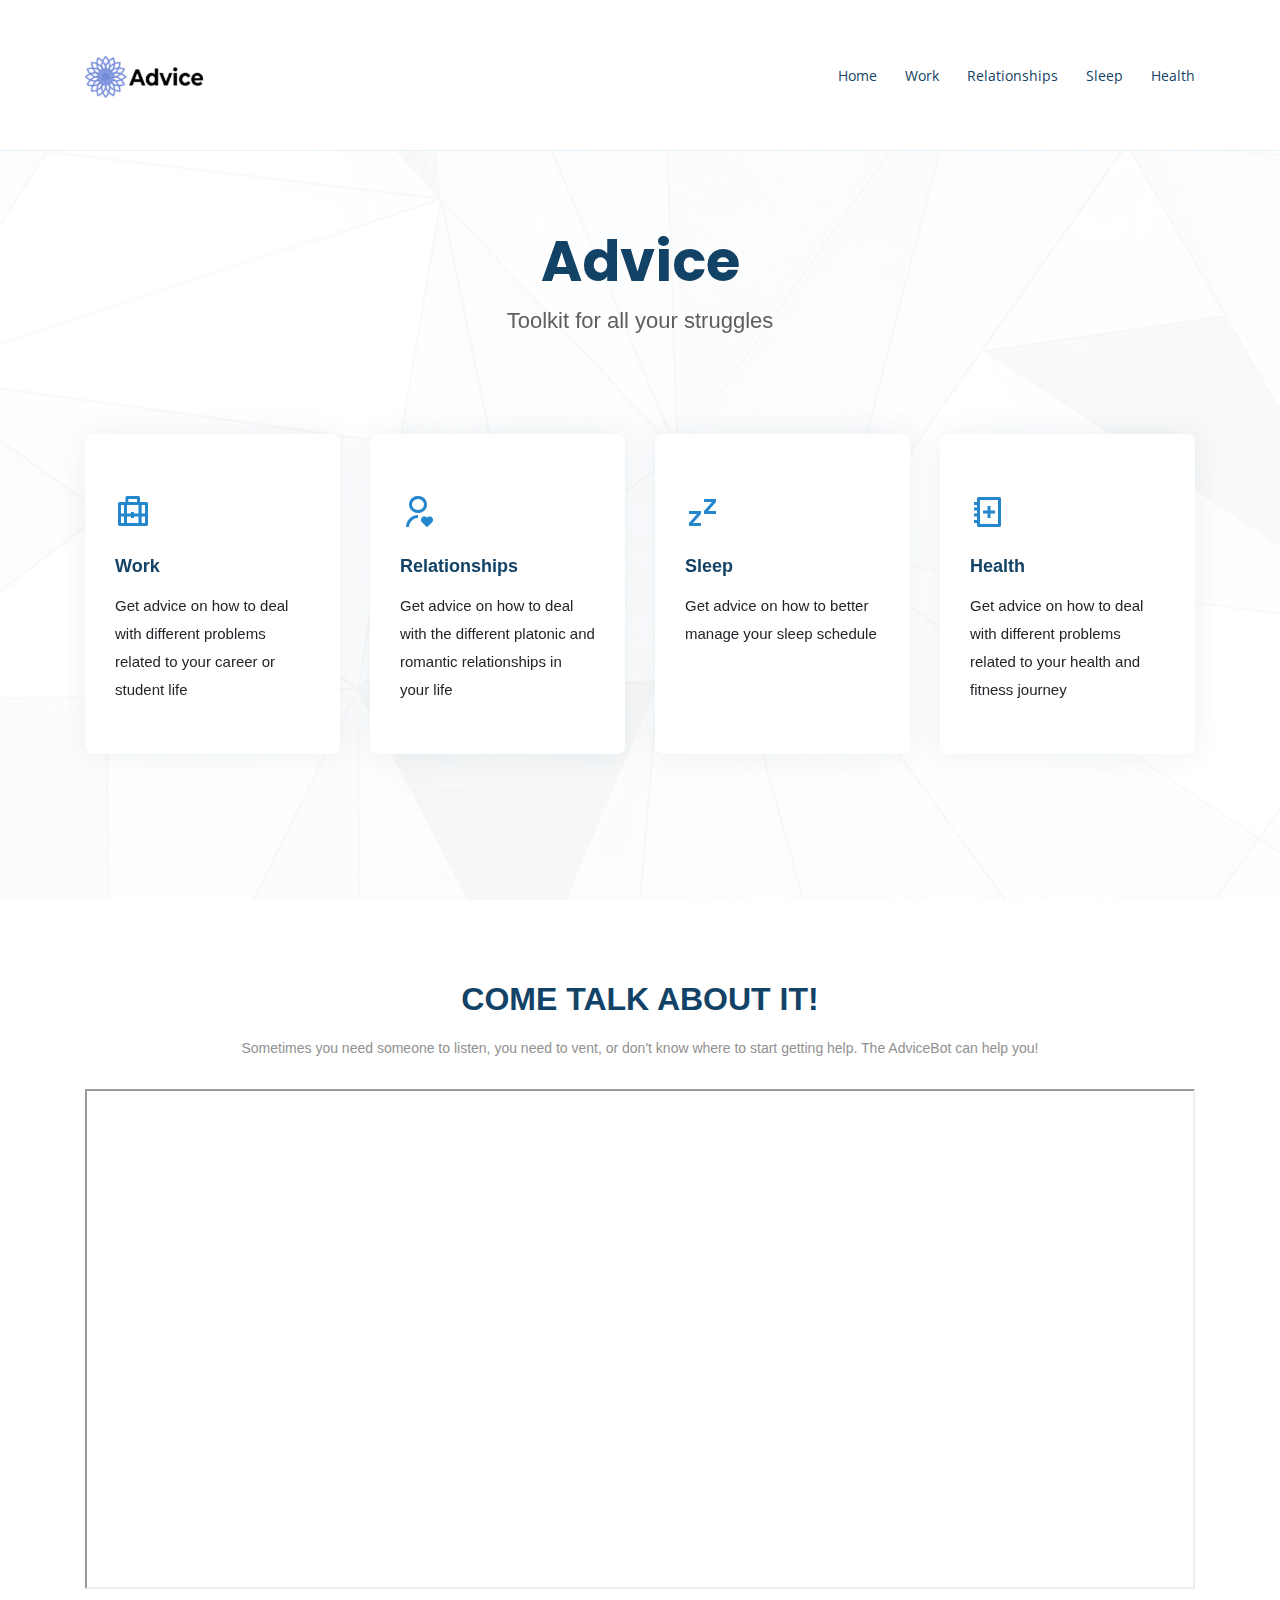
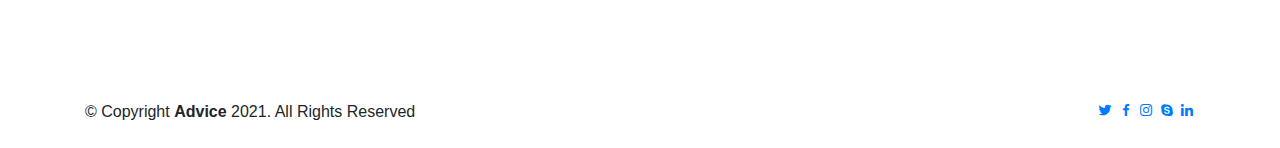
<file: index.html>
<!DOCTYPE html>
<html lang="en">

<head>
  <meta charset="utf-8">
  <meta content="width=device-width, initial-scale=1.0" name="viewport">

  <title>Advice</title>
  <meta content="" name="description">
  <meta content="" name="keywords">

  <!-- Favicons -->
  <link href="assets/img/favicon.png" rel="icon">
  <link href="assets/img/apple-touch-icon.png" rel="apple-touch-icon">

  <!-- Google Fonts -->
  <link href="https://fonts.googleapis.com/css?family=Open+Sans:300,300i,400,400i,600,600i,700,700i|Raleway:300,300i,400,400i,500,500i,600,600i,700,700i|Poppins:300,300i,400,400i,500,500i,600,600i,700,700i" rel="stylesheet">

  <!-- Vendor CSS Files -->
  <link href="assets/vendor/bootstrap/css/bootstrap.min.css" rel="stylesheet">
  <link href="assets/vendor/icofont/icofont.min.css" rel="stylesheet">
  <link href="assets/vendor/boxicons/css/boxicons.min.css" rel="stylesheet">
  <link href="assets/vendor/remixicon/remixicon.css" rel="stylesheet">
  <link href="assets/vendor/venobox/venobox.css" rel="stylesheet">
  <link href="assets/vendor/owl.carousel/assets/owl.carousel.min.css" rel="stylesheet">
  <link href="assets/vendor/aos/aos.css" rel="stylesheet">

  <!-- Template Main CSS File -->
  <link href="assets/css/style.css" rel="stylesheet">

  <!-- =======================================================
  * Template Name: OnePage - v2.2.2
  * Template URL: https://bootstrapmade.com/onepage-multipurpose-bootstrap-template/
  * Author: BootstrapMade.com
  * License: https://bootstrapmade.com/license/
  ======================================================== -->
</head>

<body>

  <!-- ======= Header ======= -->
  <header id="header" class="fixed-top">
    <div class="container d-flex align-items-center">

      <!--<h1 class="logo mr-auto"><a href="index.html">Advice</a></h1>-->
      <!-- Uncomment below if you prefer to use an image logo -->
      <a href="index.html" class="logo mr-auto"><img src="assets/img/ProperAdviceLogo.png" alt="" class="img-fluid"></a>

      <nav class="nav-menu d-none d-lg-block">
        <ul>
          <li><a href="index.html">Home</a></li>
          <li><a href="work.html">Work</a></li>
          <li><a href="relationship.html">Relationships</a></li>
          <li><a href="sleep.html">Sleep</a></li>
          <li><a href="health.html">Health</a></li>
          <!-- <li><a href="#pricing">Pricing</a></li> -->
          <!-- <li class="drop-down"><a href="">Drop Down</a>
            <ul>
              <li><a href="#">Drop Down 1</a></li>
              <li class="drop-down"><a href="#">Deep Drop Down</a>
                <ul>
                  <li><a href="#">Deep Drop Down 1</a></li>
                  <li><a href="#">Deep Drop Down 2</a></li>
                  <li><a href="#">Deep Drop Down 3</a></li>
                  <li><a href="#">Deep Drop Down 4</a></li>
                  <li><a href="#">Deep Drop Down 5</a></li>
                </ul>
              </li>
              <li><a href="#">Drop Down 2</a></li>
              <li><a href="#">Drop Down 3</a></li>
              <li><a href="#">Drop Down 4</a></li>
            </ul>
          </li>
          <li><a href="#contact">Contact</a></li> -->

        </ul>
      </nav><!-- .nav-menu -->

    </div>
  </header><!-- End Header -->

  <!-- ======= Hero Section ======= -->
  <section id="hero" class="d-flex align-items-center">
    <div class="container position-relative" data-aos="fade-up" data-aos-delay="100">
      <div class="row justify-content-center">
        <div class="col-xl-7 col-lg-9 text-center">
          <h1>Advice</h1>
          <h2>Toolkit for all your struggles</h2>
        </div>
      </div>

      <div class="row icon-boxes">
        <div class="col-md-6 col-lg-3 d-flex align-items-stretch mb-5 mb-lg-0" data-aos="zoom-in" data-aos-delay="200">
          <div class="icon-box">
            <div class="icon"><i class="ri-briefcase-5-line"></i></div>
            <h4 class="title"><a href="work.html">Work</a></h4>
            <p class="description">Get advice on how to deal with different problems related to your career or student life</p>
          </div>
        </div>

        <div class="col-md-6 col-lg-3 d-flex align-items-stretch mb-5 mb-lg-0" data-aos="zoom-in" data-aos-delay="300">
          <div class="icon-box">
            <div class="icon"><i class="ri-user-heart-line"></i></div>
            <h4 class="title"><a href="relationship.html">Relationships</a></h4>
            <p class="description">Get advice on how to deal with the different platonic and romantic relationships in your life</p>
          </div>
        </div>

        <div class="col-md-6 col-lg-3 d-flex align-items-stretch mb-5 mb-lg-0" data-aos="zoom-in" data-aos-delay="400">
          <div class="icon-box">
            <div class="icon"><i class="ri-zzz-fill"></i></div>
            <h4 class="title"><a href="sleep.html">Sleep</a></h4>
            <p class="description">Get advice on how to better manage your sleep schedule</p>
          </div>
        </div>

        <div class="col-md-6 col-lg-3 d-flex align-items-stretch mb-5 mb-lg-0" data-aos="zoom-in" data-aos-delay="500">
          <div class="icon-box">
            <div class="icon"><i class="ri-health-book-line"></i></div>
            <h4 class="title"><a href="health.html">Health</a></h4>
            <p class="description">Get advice on how to deal with different problems related to your health and fitness journey</p>
          </div>
        </div>

      </div>
    </div>
  </section><!-- End Hero -->

  <main id="main">

    <!-- ======= About Section ======= -->
    <section id="about" class="about">
      <div class="container">

        <div class="section-title">
          <h2>Come Talk About It!</h2>
          <p>Sometimes you need someone to listen, you need to vent, or don't know where to start getting help. The AdviceBot can help you!</p>
        </div>

        <!-- <div class="row content">
          <div class="col-lg-6">
            <p>
              Lorem ipsum dolor sit amet, consectetur adipiscing elit, sed do eiusmod tempor incididunt ut labore et dolore
              magna aliqua.
            </p>
            <ul>
              <li><i class="ri-check-double-line"></i> Ullamco laboris nisi ut aliquip ex ea commodo consequat</li>
              <li><i class="ri-check-double-line"></i> Duis aute irure dolor in reprehenderit in voluptate velit</li>
              <li><i class="ri-check-double-line"></i> Ullamco laboris nisi ut aliquip ex ea commodo consequat</li>
            </ul>
          </div>
          <div class="col-lg-6 pt-4 pt-lg-0">
            <p>
              JUST FOUR COLLEGE STUDENTS PLS HELP US
            </p>
            <a href="https://ucsd.edu/" class="btn-learn-more">Learn More</a>
          </div>
        </div>

      </div> --> 

      <iframe src='https://webchat.botframework.com/embed/Advice756?s=8nmFIZxJS5c.vSPnp_qACSHBJs0fokuWpKXJAAjECdvA53nw16dnMho'  style='min-width: 400px; width: 100%; min-height: 500px;'></iframe>
</div>

    </section><!-- End About Section -->

    <!-- ======= Counts Section ======= -->
    <!-- <section id="counts" class="counts section-bg">
      <div class="container">

        <div class="row justify-content-end">

          <div class="col-lg-3 col-md-5 col-6 d-md-flex align-items-md-stretch">
            <div class="count-box">
              <span data-toggle="counter-up">65</span>
              <p>Happy Clients</p>
            </div>
          </div>

          <div class="col-lg-3 col-md-5 col-6 d-md-flex align-items-md-stretch">
            <div class="count-box">
              <span data-toggle="counter-up">85</span>
              <p>Projects</p>
            </div>
          </div>

          <div class="col-lg-3 col-md-5 col-6 d-md-flex align-items-md-stretch">
            <div class="count-box">
              <span data-toggle="counter-up">12</span>
              <p>Years of experience</p>
            </div>
          </div>

          <div class="col-lg-3 col-md-5 col-6 d-md-flex align-items-md-stretch">
            <div class="count-box">
              <span data-toggle="counter-up">15</span>
              <p>Awards</p>
            </div>
          </div>

        </div>

      </div>
    </section><!-- End Counts Section -->

    <!-- ======= About Video Section ======= -->
    <!-- <section id="about-video" class="about-video">
      <div class="container" data-aos="fade-up">

        <div class="row">

          <div class="col-lg-6 video-box align-self-baseline" data-aos="fade-right" data-aos-delay="100">
            <img src="assets/img/about-video.jpg" class="img-fluid" alt="">
            <a href="https://www.youtube.com/watch?v=jDDaplaOz7Q" class="venobox play-btn mb-4" data-vbtype="video" data-autoplay="true"></a>
          </div>

          <div class="col-lg-6 pt-3 pt-lg-0 content" data-aos="fade-left" data-aos-delay="100">
            <h3>Voluptatem dignissimos provident quasi corporis voluptates sit assumenda.</h3>
            <p class="font-italic">
              Lorem ipsum dolor sit amet, consectetur adipiscing elit, sed do eiusmod tempor incididunt ut labore et dolore
              magna aliqua.
            </p>
            <ul>
              <li><i class="bx bx-check-double"></i> Ullamco laboris nisi ut aliquip ex ea commodo consequat.</li>
              <li><i class="bx bx-check-double"></i> Duis aute irure dolor in reprehenderit in voluptate velit.</li>
              <li><i class="bx bx-check-double"></i> Voluptate repellendus pariatur reprehenderit corporis sint.</li>
              <li><i class="bx bx-check-double"></i> Ullamco laboris nisi ut aliquip ex ea commodo consequat. Duis aute irure dolor in reprehenderit in voluptate trideta storacalaperda mastiro dolore eu fugiat nulla pariatur.</li>
            </ul>
            <p>
              Ullamco laboris nisi ut aliquip ex ea commodo consequat. Duis aute irure dolor in reprehenderit in voluptate
              velit esse cillum dolore eu fugiat nulla pariatur. Excepteur sint occaecat cupidatat non proident, sunt in
              culpa qui officia deserunt mollit anim id est laborum
            </p>
          </div>

        </div>

      </div>
    </section>End About Video Section -->

    <!-- ======= Clients Section ======= -->
    <!-- <section id="clients" class="clients section-bg">
      <div class="container">

        <div class="row">

          <div class="col-lg-2 col-md-4 col-6 d-flex align-items-center justify-content-center" data-aos="zoom-in">
            <img src="assets/img/clients/client-1.png" class="img-fluid" alt="">
          </div>

          <div class="col-lg-2 col-md-4 col-6 d-flex align-items-center justify-content-center" data-aos="zoom-in">
            <img src="assets/img/clients/client-2.png" class="img-fluid" alt="">
          </div>

          <div class="col-lg-2 col-md-4 col-6 d-flex align-items-center justify-content-center" data-aos="zoom-in">
            <img src="assets/img/clients/client-3.png" class="img-fluid" alt="">
          </div>

          <div class="col-lg-2 col-md-4 col-6 d-flex align-items-center justify-content-center" data-aos="zoom-in">
            <img src="assets/img/clients/client-4.png" class="img-fluid" alt="">
          </div>

          <div class="col-lg-2 col-md-4 col-6 d-flex align-items-center justify-content-center" data-aos="zoom-in">
            <img src="assets/img/clients/client-5.png" class="img-fluid" alt="">
          </div>

          <div class="col-lg-2 col-md-4 col-6 d-flex align-items-center justify-content-center" data-aos="zoom-in">
            <img src="assets/img/clients/client-6.png" class="img-fluid" alt="">
          </div>

        </div>

      </div>
    </section>End Clients Section -->

    <!-- ======= Testimonials Section ======= -->
    <!-- <section id="testimonials" class="testimonials">
      <div class="container" data-aos="fade-up">

        <div class="section-title">
          <h2>Testimonials</h2>
          <p>Magnam dolores commodi suscipit. Necessitatibus eius consequatur ex aliquid fuga eum quidem. Sit sint consectetur velit. Quisquam quos quisquam cupiditate. Et nemo qui impedit suscipit alias ea. Quia fugiat sit in iste officiis commodi quidem hic quas.</p>
        </div>

        <div class="owl-carousel testimonials-carousel">

          <div class="testimonial-item">
            <p>
              <i class="bx bxs-quote-alt-left quote-icon-left"></i>
              Proin iaculis purus consequat sem cure digni ssim donec porttitora entum suscipit rhoncus. Accusantium quam, ultricies eget id, aliquam eget nibh et. Maecen aliquam, risus at semper.
              <i class="bx bxs-quote-alt-right quote-icon-right"></i>
            </p>
            <img src="assets/img/testimonials/testimonials-1.jpg" class="testimonial-img" alt="">
            <h3>Saul Goodman</h3>
            <h4>Ceo &amp; Founder</h4>
          </div>

          <div class="testimonial-item">
            <p>
              <i class="bx bxs-quote-alt-left quote-icon-left"></i>
              Export tempor illum tamen malis malis eram quae irure esse labore quem cillum quid cillum eram malis quorum velit fore eram velit sunt aliqua noster fugiat irure amet legam anim culpa.
              <i class="bx bxs-quote-alt-right quote-icon-right"></i>
            </p>
            <img src="assets/img/testimonials/testimonials-2.jpg" class="testimonial-img" alt="">
            <h3>Sara Wilsson</h3>
            <h4>Designer</h4>
          </div>

          <div class="testimonial-item">
            <p>
              <i class="bx bxs-quote-alt-left quote-icon-left"></i>
              Enim nisi quem export duis labore cillum quae magna enim sint quorum nulla quem veniam duis minim tempor labore quem eram duis noster aute amet eram fore quis sint minim.
              <i class="bx bxs-quote-alt-right quote-icon-right"></i>
            </p>
            <img src="assets/img/testimonials/testimonials-3.jpg" class="testimonial-img" alt="">
            <h3>Jena Karlis</h3>
            <h4>Store Owner</h4>
          </div>

          <div class="testimonial-item">
            <p>
              <i class="bx bxs-quote-alt-left quote-icon-left"></i>
              Fugiat enim eram quae cillum dolore dolor amet nulla culpa multos export minim fugiat minim velit minim dolor enim duis veniam ipsum anim magna sunt elit fore quem dolore labore illum veniam.
              <i class="bx bxs-quote-alt-right quote-icon-right"></i>
            </p>
            <img src="assets/img/testimonials/testimonials-4.jpg" class="testimonial-img" alt="">
            <h3>Matt Brandon</h3>
            <h4>Freelancer</h4>
          </div>

          <div class="testimonial-item">
            <p>
              <i class="bx bxs-quote-alt-left quote-icon-left"></i>
              Quis quorum aliqua sint quem legam fore sunt eram irure aliqua veniam tempor noster veniam enim culpa labore duis sunt culpa nulla illum cillum fugiat legam esse veniam culpa fore nisi cillum quid.
              <i class="bx bxs-quote-alt-right quote-icon-right"></i>
            </p>
            <img src="assets/img/testimonials/testimonials-5.jpg" class="testimonial-img" alt="">
            <h3>John Larson</h3>
            <h4>Entrepreneur</h4>
          </div>

        </div>

      </div>
    </section>End Testimonials Section -->

    <!-- ======= Services Section ======= -->
    <!-- <section id="services" class="services section-bg">
      <div class="container" data-aos="fade-up">

        <div class="section-title">
          <h2>Sevices</h2>
          <p>Magnam dolores commodi suscipit. Necessitatibus eius consequatur ex aliquid fuga eum quidem. Sit sint consectetur velit. Quisquam quos quisquam cupiditate. Et nemo qui impedit suscipit alias ea. Quia fugiat sit in iste officiis commodi quidem hic quas.</p>
        </div>

        <div class="row">
          <div class="col-lg-4 col-md-6 d-flex align-items-stretch" data-aos="zoom-in" data-aos-delay="100">
            <div class="icon-box iconbox-blue">
              <div class="icon">
                <svg width="100" height="100" viewBox="0 0 600 600" xmlns="http://www.w3.org/2000/svg">
                  <path stroke="none" stroke-width="0" fill="#f5f5f5" d="M300,521.0016835830174C376.1290562159157,517.8887921683347,466.0731472004068,529.7835943286574,510.70327084640275,468.03025145048787C554.3714126377745,407.6079735673963,508.03601936045806,328.9844924480964,491.2728898941984,256.3432110539036C474.5976632858925,184.082847569629,479.9380746630129,96.60480741107993,416.23090153303,58.64404602377083C348.86323505073057,18.502131276798302,261.93793281208167,40.57373210992963,193.5410806939664,78.93577620505333C130.42746243093433,114.334589627462,98.30271207620316,179.96522072025542,76.75703585869454,249.04625023123273C51.97151888228291,328.5150500222984,13.704378332031375,421.85034740162234,66.52175969318436,486.19268352777647C119.04800174914682,550.1803526380478,217.28368757567262,524.383925680826,300,521.0016835830174"></path>
                </svg>
                <i class="bx bxl-dribbble"></i>
              </div>
              <h4><a href="">Lorem Ipsum</a></h4>
              <p>Voluptatum deleniti atque corrupti quos dolores et quas molestias excepturi</p>
            </div>
          </div>

          <div class="col-lg-4 col-md-6 d-flex align-items-stretch mt-4 mt-md-0" data-aos="zoom-in" data-aos-delay="200">
            <div class="icon-box iconbox-orange ">
              <div class="icon">
                <svg width="100" height="100" viewBox="0 0 600 600" xmlns="http://www.w3.org/2000/svg">
                  <path stroke="none" stroke-width="0" fill="#f5f5f5" d="M300,582.0697525312426C382.5290701553225,586.8405444964366,449.9789794690241,525.3245884688669,502.5850820975895,461.55621195738473C556.606425686781,396.0723002908107,615.8543463187945,314.28637112970534,586.6730223649479,234.56875336149918C558.9533121215079,158.8439757836574,454.9685369536778,164.00468322053177,381.49747125262974,130.76875717737553C312.15926192815925,99.40240125094834,248.97055460311594,18.661163978235184,179.8680185752513,50.54337015887873C110.5421016452524,82.52863877960104,119.82277516462835,180.83849132639028,109.12597500060166,256.43424936330496C100.08760227029461,320.3096726198365,92.17705696193138,384.0621239912766,124.79988738764834,439.7174275375508C164.83382741302287,508.01625554203684,220.96474134820875,577.5009287672846,300,582.0697525312426"></path>
                </svg>
                <i class="bx bx-file"></i>
              </div>
              <h4><a href="">Sed Perspiciatis</a></h4>
              <p>Duis aute irure dolor in reprehenderit in voluptate velit esse cillum dolore</p>
            </div>
          </div>

          <div class="col-lg-4 col-md-6 d-flex align-items-stretch mt-4 mt-lg-0" data-aos="zoom-in" data-aos-delay="300">
            <div class="icon-box iconbox-pink">
              <div class="icon">
                <svg width="100" height="100" viewBox="0 0 600 600" xmlns="http://www.w3.org/2000/svg">
                  <path stroke="none" stroke-width="0" fill="#f5f5f5" d="M300,541.5067337569781C382.14930387511276,545.0595476570109,479.8736841581634,548.3450877840088,526.4010558755058,480.5488172755941C571.5218469581645,414.80211281144784,517.5187510058486,332.0715597781072,496.52539010469104,255.14436215662573C477.37192572678356,184.95920475031193,473.57363656557914,105.61284051026155,413.0603344069578,65.22779650032875C343.27470386102294,18.654635553484475,251.2091493199835,5.337323636656869,175.0934190732945,40.62881213300186C97.87086631185822,76.43348514350839,51.98124368387456,156.15599469081315,36.44837278890362,239.84606092416172C21.716077023791087,319.22268207091537,43.775223500013084,401.1760424656574,96.891909868211,461.97329694683043C147.22146801428983,519.5804099606455,223.5754009179313,538.201503339737,300,541.5067337569781"></path>
                </svg>
                <i class="bx bx-tachometer"></i>
              </div>
              <h4><a href="">Magni Dolores</a></h4>
              <p>Excepteur sint occaecat cupidatat non proident, sunt in culpa qui officia</p>
            </div>
          </div>

          <div class="col-lg-4 col-md-6 d-flex align-items-stretch mt-4" data-aos="zoom-in" data-aos-delay="100">
            <div class="icon-box iconbox-yellow">
              <div class="icon">
                <svg width="100" height="100" viewBox="0 0 600 600" xmlns="http://www.w3.org/2000/svg">
                  <path stroke="none" stroke-width="0" fill="#f5f5f5" d="M300,503.46388370962813C374.79870501325706,506.71871716319447,464.8034551963731,527.1746412648533,510.4981551193396,467.86667711651364C555.9287308511215,408.9015244558933,512.6030010748507,327.5744911775523,490.211057578863,256.5855673507754C471.097692560561,195.9906835881958,447.69079081568157,138.11976852964426,395.19560036434837,102.3242989838813C329.3053358748298,57.3949838291264,248.02791733380457,8.279543830951368,175.87071277845988,42.242879143198664C103.41431057327972,76.34704239035025,93.79494320519305,170.9812938413882,81.28167332365135,250.07896920659033C70.17666984294237,320.27484674793965,64.84698225790005,396.69656628748305,111.28512138212992,450.4950937839243C156.20124167950087,502.5303643271138,231.32542653798444,500.4755392045468,300,503.46388370962813"></path>
                </svg>
                <i class="bx bx-layer"></i>
              </div>
              <h4><a href="">Nemo Enim</a></h4>
              <p>At vero eos et accusamus et iusto odio dignissimos ducimus qui blanditiis</p>
            </div>
          </div>

          <div class="col-lg-4 col-md-6 d-flex align-items-stretch mt-4" data-aos="zoom-in" data-aos-delay="200">
            <div class="icon-box iconbox-red">
              <div class="icon">
                <svg width="100" height="100" viewBox="0 0 600 600" xmlns="http://www.w3.org/2000/svg">
                  <path stroke="none" stroke-width="0" fill="#f5f5f5" d="M300,532.3542879108572C369.38199826031484,532.3153073249985,429.10787420159085,491.63046689027357,474.5244479745417,439.17860296908856C522.8885846962883,383.3225815378663,569.1668002868075,314.3205725914397,550.7432151929288,242.7694973846089C532.6665558377875,172.5657663291529,456.2379748765914,142.6223662098291,390.3689995646985,112.34683881706744C326.66090330228417,83.06452184765237,258.84405631176094,53.51806209861945,193.32584062364296,78.48882559362697C121.61183558270385,105.82097193414197,62.805066853699245,167.19869350419734,48.57481801355237,242.6138429142374C34.843463184063346,315.3850353017275,76.69343916112496,383.4422959591041,125.22947124332185,439.3748458443577C170.7312796277747,491.8107796887764,230.57421082200815,532.3932930995766,300,532.3542879108572"></path>
                </svg>
                <i class="bx bx-slideshow"></i>
              </div>
              <h4><a href="">Dele Cardo</a></h4>
              <p>Quis consequatur saepe eligendi voluptatem consequatur dolor consequuntur</p>
            </div>
          </div>

          <div class="col-lg-4 col-md-6 d-flex align-items-stretch mt-4" data-aos="zoom-in" data-aos-delay="300">
            <div class="icon-box iconbox-teal">
              <div class="icon">
                <svg width="100" height="100" viewBox="0 0 600 600" xmlns="http://www.w3.org/2000/svg">
                  <path stroke="none" stroke-width="0" fill="#f5f5f5" d="M300,566.797414625762C385.7384707136149,576.1784315230908,478.7894351017131,552.8928747891023,531.9192734346935,484.94944893311C584.6109503024035,417.5663521118492,582.489472248146,322.67544863468447,553.9536738515405,242.03673114598146C529.1557734026468,171.96086150256528,465.24506316201064,127.66468636344209,395.9583748389544,100.7403814666027C334.2173773831606,76.7482773500951,269.4350130405921,84.62216499799875,207.1952322260088,107.2889140133804C132.92018162631612,134.33871894543012,41.79353780512637,160.00259165414826,22.644507872594943,236.69541883565114C3.319112789854554,314.0945973066697,72.72355303640163,379.243833228382,124.04198916343866,440.3218312028393C172.9286146004772,498.5055451809895,224.45579914871206,558.5317968840102,300,566.797414625762"></path>
                </svg>
                <i class="bx bx-arch"></i>
              </div>
              <h4><a href="">Divera Don</a></h4>
              <p>Modi nostrum vel laborum. Porro fugit error sit minus sapiente sit aspernatur</p>
            </div>
          </div>

        </div>

      </div>
    </section>End Sevices Section -->

    <!-- ======= Cta Section ======= -->
    <!-- <section id="cta" class="cta">
      <div class="container" data-aos="zoom-in">
        <div class="text-center">
          <h3>Call To Action</h3>
          <p> Duis aute irure dolor in reprehenderit in voluptate velit esse cillum dolore eu fugiat nulla pariatur. Excepteur sint occaecat cupidatat non proident, sunt in culpa qui officia deserunt mollit anim id est laborum.</p>
          <a class="cta-btn" href="#">Call To Action</a>
        </div>
      </div>
    </section>End Cta Section -->

    <!-- ======= Portfolio Section ======= -->
    <!-- <section id="portfolio" class="portfolio">
      <div class="container" data-aos="fade-up">

        <div class="section-title">
          <h2>Portfolio</h2>
          <p>Magnam dolores commodi suscipit. Necessitatibus eius consequatur ex aliquid fuga eum quidem. Sit sint consectetur velit. Quisquam quos quisquam cupiditate. Et nemo qui impedit suscipit alias ea. Quia fugiat sit in iste officiis commodi quidem hic quas.</p>
        </div>

        <div class="row" data-aos="fade-up" data-aos-delay="150">
          <div class="col-lg-12 d-flex justify-content-center">
            <ul id="portfolio-flters">
              <li data-filter="*" class="filter-active">All</li>
              <li data-filter=".filter-app">App</li>
              <li data-filter=".filter-card">Card</li>
              <li data-filter=".filter-web">Web</li>
            </ul>
          </div>
        </div>

        <div class="row portfolio-container" data-aos="fade-up" data-aos-delay="300">

          <div class="col-lg-4 col-md-6 portfolio-item filter-app">
            <div class="portfolio-wrap">
              <img src="assets/img/portfolio/portfolio-1.jpg" class="img-fluid" alt="">
              <div class="portfolio-info">
                <h4>App 1</h4>
                <p>App</p>
                <div class="portfolio-links">
                  <a href="assets/img/portfolio/portfolio-1.jpg" data-gall="portfolioGallery" class="venobox" title="App 1"><i class="bx bx-plus"></i></a>
                  <a href="portfolio-details.html" title="More Details"><i class="bx bx-link"></i></a>
                </div>
              </div>
            </div>
          </div>

          <div class="col-lg-4 col-md-6 portfolio-item filter-web">
            <div class="portfolio-wrap">
              <img src="assets/img/portfolio/portfolio-2.jpg" class="img-fluid" alt="">
              <div class="portfolio-info">
                <h4>Web 3</h4>
                <p>Web</p>
                <div class="portfolio-links">
                  <a href="assets/img/portfolio/portfolio-2.jpg" data-gall="portfolioGallery" class="venobox" title="Web 3"><i class="bx bx-plus"></i></a>
                  <a href="portfolio-details.html" title="More Details"><i class="bx bx-link"></i></a>
                </div>
              </div>
            </div>
          </div>

          <div class="col-lg-4 col-md-6 portfolio-item filter-app">
            <div class="portfolio-wrap">
              <img src="assets/img/portfolio/portfolio-3.jpg" class="img-fluid" alt="">
              <div class="portfolio-info">
                <h4>App 2</h4>
                <p>App</p>
                <div class="portfolio-links">
                  <a href="assets/img/portfolio/portfolio-3.jpg" data-gall="portfolioGallery" class="venobox" title="App 2"><i class="bx bx-plus"></i></a>
                  <a href="portfolio-details.html" title="More Details"><i class="bx bx-link"></i></a>
                </div>
              </div>
            </div>
          </div>

          <div class="col-lg-4 col-md-6 portfolio-item filter-card">
            <div class="portfolio-wrap">
              <img src="assets/img/portfolio/portfolio-4.jpg" class="img-fluid" alt="">
              <div class="portfolio-info">
                <h4>Card 2</h4>
                <p>Card</p>
                <div class="portfolio-links">
                  <a href="assets/img/portfolio/portfolio-4.jpg" data-gall="portfolioGallery" class="venobox" title="Card 2"><i class="bx bx-plus"></i></a>
                  <a href="portfolio-details.html" title="More Details"><i class="bx bx-link"></i></a>
                </div>
              </div>
            </div>
          </div>

          <div class="col-lg-4 col-md-6 portfolio-item filter-web">
            <div class="portfolio-wrap">
              <img src="assets/img/portfolio/portfolio-5.jpg" class="img-fluid" alt="">
              <div class="portfolio-info">
                <h4>Web 2</h4>
                <p>Web</p>
                <div class="portfolio-links">
                  <a href="assets/img/portfolio/portfolio-5.jpg" data-gall="portfolioGallery" class="venobox" title="Web 2"><i class="bx bx-plus"></i></a>
                  <a href="portfolio-details.html" title="More Details"><i class="bx bx-link"></i></a>
                </div>
              </div>
            </div>
          </div>

          <div class="col-lg-4 col-md-6 portfolio-item filter-app">
            <div class="portfolio-wrap">
              <img src="assets/img/portfolio/portfolio-6.jpg" class="img-fluid" alt="">
              <div class="portfolio-info">
                <h4>App 3</h4>
                <p>App</p>
                <div class="portfolio-links">
                  <a href="assets/img/portfolio/portfolio-6.jpg" data-gall="portfolioGallery" class="venobox" title="App 3"><i class="bx bx-plus"></i></a>
                  <a href="portfolio-details.html" title="More Details"><i class="bx bx-link"></i></a>
                </div>
              </div>
            </div>
          </div>

          <div class="col-lg-4 col-md-6 portfolio-item filter-card">
            <div class="portfolio-wrap">
              <img src="assets/img/portfolio/portfolio-7.jpg" class="img-fluid" alt="">
              <div class="portfolio-info">
                <h4>Card 1</h4>
                <p>Card</p>
                <div class="portfolio-links">
                  <a href="assets/img/portfolio/portfolio-7.jpg" data-gall="portfolioGallery" class="venobox" title="Card 1"><i class="bx bx-plus"></i></a>
                  <a href="portfolio-details.html" title="More Details"><i class="bx bx-link"></i></a>
                </div>
              </div>
            </div>
          </div>

          <div class="col-lg-4 col-md-6 portfolio-item filter-card">
            <div class="portfolio-wrap">
              <img src="assets/img/portfolio/portfolio-8.jpg" class="img-fluid" alt="">
              <div class="portfolio-info">
                <h4>Card 3</h4>
                <p>Card</p>
                <div class="portfolio-links">
                  <a href="assets/img/portfolio/portfolio-8.jpg" data-gall="portfolioGallery" class="venobox" title="Card 3"><i class="bx bx-plus"></i></a>
                  <a href="portfolio-details.html" title="More Details"><i class="bx bx-link"></i></a>
                </div>
              </div>
            </div>
          </div>

          <div class="col-lg-4 col-md-6 portfolio-item filter-web">
            <div class="portfolio-wrap">
              <img src="assets/img/portfolio/portfolio-9.jpg" class="img-fluid" alt="">
              <div class="portfolio-info">
                <h4>Web 3</h4>
                <p>Web</p>
                <div class="portfolio-links">
                  <a href="assets/img/portfolio/portfolio-9.jpg" data-gall="portfolioGallery" class="venobox" title="Web 3"><i class="bx bx-plus"></i></a>
                  <a href="portfolio-details.html" title="More Details"><i class="bx bx-link"></i></a>
                </div>
              </div>
            </div>
          </div>

        </div>

      </div>
    </section>End Portfolio Section -->

    <!-- ======= Team Section ======= -->
    <!-- <section id="team" class="team section-bg">
      <div class="container" data-aos="fade-up">

        <div class="section-title">
          <h2>Team</h2>
          <p>Magnam dolores commodi suscipit. Necessitatibus eius consequatur ex aliquid fuga eum quidem. Sit sint consectetur velit. Quisquam quos quisquam cupiditate. Et nemo qui impedit suscipit alias ea. Quia fugiat sit in iste officiis commodi quidem hic quas.</p>
        </div>

        <div class="row">

          <div class="col-lg-3 col-md-6 d-flex align-items-stretch" data-aos="fade-up" data-aos-delay="100">
            <div class="member">
              <div class="member-img">
                <img src="assets/img/team/team-1.jpg" class="img-fluid" alt="">
                <div class="social">
                  <a href=""><i class="icofont-twitter"></i></a>
                  <a href=""><i class="icofont-facebook"></i></a>
                  <a href=""><i class="icofont-instagram"></i></a>
                  <a href=""><i class="icofont-linkedin"></i></a>
                </div>
              </div>
              <div class="member-info">
                <h4>Walter White</h4>
                <span>Chief Executive Officer</span>
              </div>
            </div>
          </div>

          <div class="col-lg-3 col-md-6 d-flex align-items-stretch" data-aos="fade-up" data-aos-delay="200">
            <div class="member">
              <div class="member-img">
                <img src="assets/img/team/team-2.jpg" class="img-fluid" alt="">
                <div class="social">
                  <a href=""><i class="icofont-twitter"></i></a>
                  <a href=""><i class="icofont-facebook"></i></a>
                  <a href=""><i class="icofont-instagram"></i></a>
                  <a href=""><i class="icofont-linkedin"></i></a>
                </div>
              </div>
              <div class="member-info">
                <h4>Sarah Jhonson</h4>
                <span>Product Manager</span>
              </div>
            </div>
          </div>

          <div class="col-lg-3 col-md-6 d-flex align-items-stretch" data-aos="fade-up" data-aos-delay="300">
            <div class="member">
              <div class="member-img">
                <img src="assets/img/team/team-3.jpg" class="img-fluid" alt="">
                <div class="social">
                  <a href=""><i class="icofont-twitter"></i></a>
                  <a href=""><i class="icofont-facebook"></i></a>
                  <a href=""><i class="icofont-instagram"></i></a>
                  <a href=""><i class="icofont-linkedin"></i></a>
                </div>
              </div>
              <div class="member-info">
                <h4>William Anderson</h4>
                <span>CTO</span>
              </div>
            </div>
          </div>

          <div class="col-lg-3 col-md-6 d-flex align-items-stretch" data-aos="fade-up" data-aos-delay="400">
            <div class="member">
              <div class="member-img">
                <img src="assets/img/team/team-4.jpg" class="img-fluid" alt="">
                <div class="social">
                  <a href=""><i class="icofont-twitter"></i></a>
                  <a href=""><i class="icofont-facebook"></i></a>
                  <a href=""><i class="icofont-instagram"></i></a>
                  <a href=""><i class="icofont-linkedin"></i></a>
                </div>
              </div>
              <div class="member-info">
                <h4>Amanda Jepson</h4>
                <span>Accountant</span>
              </div>
            </div>
          </div>

        </div>

      </div>
    </section>End Team Section -->

    <!-- ======= Pricing Section ======= -->
    <!-- <section id="pricing" class="pricing">
      <div class="container" data-aos="fade-up">

        <div class="section-title">
          <h2>Pricing</h2>
          <p>Magnam dolores commodi suscipit. Necessitatibus eius consequatur ex aliquid fuga eum quidem. Sit sint consectetur velit. Quisquam quos quisquam cupiditate. Et nemo qui impedit suscipit alias ea. Quia fugiat sit in iste officiis commodi quidem hic quas.</p>
        </div>

        <div class="row">

          <div class="col-lg-4 col-md-6" data-aos="zoom-im" data-aos-delay="100">
            <div class="box">
              <h3>Free</h3>
              <h4><sup>$</sup>0<span> / month</span></h4>
              <ul>
                <li>Aida dere</li>
                <li>Nec feugiat nisl</li>
                <li>Nulla at volutpat dola</li>
                <li class="na">Pharetra massa</li>
                <li class="na">Massa ultricies mi</li>
              </ul>
              <div class="btn-wrap">
                <a href="#" class="btn-buy">Buy Now</a>
              </div>
            </div>
          </div>

          <div class="col-lg-4 col-md-6 mt-4 mt-md-0" data-aos="zoom-in" data-aos-delay="100">
            <div class="box featured">
              <h3>Business</h3>
              <h4><sup>$</sup>19<span> / month</span></h4>
              <ul>
                <li>Aida dere</li>
                <li>Nec feugiat nisl</li>
                <li>Nulla at volutpat dola</li>
                <li>Pharetra massa</li>
                <li class="na">Massa ultricies mi</li>
              </ul>
              <div class="btn-wrap">
                <a href="#" class="btn-buy">Buy Now</a>
              </div>
            </div>
          </div>

          <div class="col-lg-4 col-md-6 mt-4 mt-lg-0" data-aos="zoom-in" data-aos-delay="100">
            <div class="box">
              <h3>Developer</h3>
              <h4><sup>$</sup>29<span> / month</span></h4>
              <ul>
                <li>Aida dere</li>
                <li>Nec feugiat nisl</li>
                <li>Nulla at volutpat dola</li>
                <li>Pharetra massa</li>
                <li>Massa ultricies mi</li>
              </ul>
              <div class="btn-wrap">
                <a href="#" class="btn-buy">Buy Now</a>
              </div>
            </div>
          </div>

        </div>

      </div>
    </section>End Pricing Section -->

    <!-- ======= Frequently Asked Questions Section ======= -->
    <!-- <section id="faq" class="faq section-bg">
      <div class="container" data-aos="fade-up">

        <div class="section-title">
          <h2>Frequently Asked Questions</h2>
          <p>Magnam dolores commodi suscipit. Necessitatibus eius consequatur ex aliquid fuga eum quidem. Sit sint consectetur velit. Quisquam quos quisquam cupiditate. Et nemo qui impedit suscipit alias ea. Quia fugiat sit in iste officiis commodi quidem hic quas.</p>
        </div>

        <div class="faq-list">
          <ul>
            <li data-aos="fade-up">
              <i class="bx bx-help-circle icon-help"></i> <a data-toggle="collapse" class="collapse" href="#faq-list-1">Non consectetur a erat nam at lectus urna duis? <i class="bx bx-chevron-down icon-show"></i><i class="bx bx-chevron-up icon-close"></i></a>
              <div id="faq-list-1" class="collapse show" data-parent=".faq-list">
                <p>
                  Feugiat pretium nibh ipsum consequat. Tempus iaculis urna id volutpat lacus laoreet non curabitur gravida. Venenatis lectus magna fringilla urna porttitor rhoncus dolor purus non.
                </p>
              </div>
            </li>

            <li data-aos="fade-up" data-aos-delay="100">
              <i class="bx bx-help-circle icon-help"></i> <a data-toggle="collapse" href="#faq-list-2" class="collapsed">Feugiat scelerisque varius morbi enim nunc? <i class="bx bx-chevron-down icon-show"></i><i class="bx bx-chevron-up icon-close"></i></a>
              <div id="faq-list-2" class="collapse" data-parent=".faq-list">
                <p>
                  Dolor sit amet consectetur adipiscing elit pellentesque habitant morbi. Id interdum velit laoreet id donec ultrices. Fringilla phasellus faucibus scelerisque eleifend donec pretium. Est pellentesque elit ullamcorper dignissim. Mauris ultrices eros in cursus turpis massa tincidunt dui.
                </p>
              </div>
            </li>

            <li data-aos="fade-up" data-aos-delay="200">
              <i class="bx bx-help-circle icon-help"></i> <a data-toggle="collapse" href="#faq-list-3" class="collapsed">Dolor sit amet consectetur adipiscing elit? <i class="bx bx-chevron-down icon-show"></i><i class="bx bx-chevron-up icon-close"></i></a>
              <div id="faq-list-3" class="collapse" data-parent=".faq-list">
                <p>
                  Eleifend mi in nulla posuere sollicitudin aliquam ultrices sagittis orci. Faucibus pulvinar elementum integer enim. Sem nulla pharetra diam sit amet nisl suscipit. Rutrum tellus pellentesque eu tincidunt. Lectus urna duis convallis convallis tellus. Urna molestie at elementum eu facilisis sed odio morbi quis
                </p>
              </div>
            </li>

            <li data-aos="fade-up" data-aos-delay="300">
              <i class="bx bx-help-circle icon-help"></i> <a data-toggle="collapse" href="#faq-list-4" class="collapsed">Tempus quam pellentesque nec nam aliquam sem et tortor consequat? <i class="bx bx-chevron-down icon-show"></i><i class="bx bx-chevron-up icon-close"></i></a>
              <div id="faq-list-4" class="collapse" data-parent=".faq-list">
                <p>
                  Molestie a iaculis at erat pellentesque adipiscing commodo. Dignissim suspendisse in est ante in. Nunc vel risus commodo viverra maecenas accumsan. Sit amet nisl suscipit adipiscing bibendum est. Purus gravida quis blandit turpis cursus in.
                </p>
              </div>
            </li>

            <li data-aos="fade-up" data-aos-delay="400">
              <i class="bx bx-help-circle icon-help"></i> <a data-toggle="collapse" href="#faq-list-5" class="collapsed">Tortor vitae purus faucibus ornare. Varius vel pharetra vel turpis nunc eget lorem dolor? <i class="bx bx-chevron-down icon-show"></i><i class="bx bx-chevron-up icon-close"></i></a>
              <div id="faq-list-5" class="collapse" data-parent=".faq-list">
                <p>
                  Laoreet sit amet cursus sit amet dictum sit amet justo. Mauris vitae ultricies leo integer malesuada nunc vel. Tincidunt eget nullam non nisi est sit amet. Turpis nunc eget lorem dolor sed. Ut venenatis tellus in metus vulputate eu scelerisque.
                </p>
              </div>
            </li>

          </ul>
        </div>

      </div>
    </section>End Frequently Asked Questions Section -->

    <!-- ======= Contact Section ======= -->
    <!-- <section id="contact" class="contact">
      <div class="container" data-aos="fade-up">

        <div class="section-title">
          <h2>Contact</h2>
          <p>Magnam dolores commodi suscipit. Necessitatibus eius consequatur ex aliquid fuga eum quidem. Sit sint consectetur velit. Quisquam quos quisquam cupiditate. Et nemo qui impedit suscipit alias ea. Quia fugiat sit in iste officiis commodi quidem hic quas.</p>
        </div>

        <div>
          <iframe style="border:0; width: 100%; height: 270px;" src="https://www.google.com/maps/embed?pb=!1m14!1m8!1m3!1d12097.433213460943!2d-74.0062269!3d40.7101282!3m2!1i1024!2i768!4f13.1!3m3!1m2!1s0x0%3A0xb89d1fe6bc499443!2sDowntown+Conference+Center!5e0!3m2!1smk!2sbg!4v1539943755621" frameborder="0" allowfullscreen></iframe>
        </div>

        <div class="row mt-5">

          <div class="col-lg-4">
            <div class="info">
              <div class="address">
                <i class="icofont-google-map"></i>
                <h4>Location:</h4>
                <p>A108 Adam Street, New York, NY 535022</p>
              </div>

              <div class="email">
                <i class="icofont-envelope"></i>
                <h4>Email:</h4>
                <p>info@example.com</p>
              </div>

              <div class="phone">
                <i class="icofont-phone"></i>
                <h4>Call:</h4>
                <p>+1 5589 55488 55s</p>
              </div>

            </div>

          </div>

          <div class="col-lg-8 mt-5 mt-lg-0">

            <form action="forms/contact.php" method="post" role="form" class="php-email-form">
              <div class="form-row">
                <div class="col-md-6 form-group">
                  <input type="text" name="name" class="form-control" id="name" placeholder="Your Name" data-rule="minlen:4" data-msg="Please enter at least 4 chars" />
                  <div class="validate"></div>
                </div>
                <div class="col-md-6 form-group">
                  <input type="email" class="form-control" name="email" id="email" placeholder="Your Email" data-rule="email" data-msg="Please enter a valid email" />
                  <div class="validate"></div>
                </div>
              </div>
              <div class="form-group">
                <input type="text" class="form-control" name="subject" id="subject" placeholder="Subject" data-rule="minlen:4" data-msg="Please enter at least 8 chars of subject" />
                <div class="validate"></div>
              </div>
              <div class="form-group">
                <textarea class="form-control" name="message" rows="5" data-rule="required" data-msg="Please write something for us" placeholder="Message"></textarea>
                <div class="validate"></div>
              </div>
              <div class="mb-3">
                <div class="loading">Loading</div>
                <div class="error-message"></div>
                <div class="sent-message">Your message has been sent. Thank you!</div>
              </div>
              <div class="text-center"><button type="submit">Send Message</button></div>
            </form>

          </div>

        </div>

      </div>
    </section>End Contact Section -->

  </main><!-- End #main -->

  <!-- ======= Footer ======= -->
  <!-- <footer id="footer">

    <div class="footer-top">
      <div class="container">
        <div class="row">

          <div class="col-lg-3 col-md-6 footer-contact">
            <h3>OnePage</h3>
            <p>
              A108 Adam Street <br>
              New York, NY 535022<br>
              United States <br><br>
              <strong>Phone:</strong> +1 5589 55488 55<br>
              <strong>Email:</strong> info@example.com<br>
            </p>
          </div>

          <div class="col-lg-2 col-md-6 footer-links">
            <h4>Useful Links</h4>
            <ul>
              <li><i class="bx bx-chevron-right"></i> <a href="#">Home</a></li>
              <li><i class="bx bx-chevron-right"></i> <a href="#">About us</a></li>
              <li><i class="bx bx-chevron-right"></i> <a href="#">Services</a></li>
              <li><i class="bx bx-chevron-right"></i> <a href="#">Terms of service</a></li>
              <li><i class="bx bx-chevron-right"></i> <a href="#">Privacy policy</a></li>
            </ul>
          </div>

          <div class="col-lg-3 col-md-6 footer-links">
            <h4>Our Services</h4>
            <ul>
              <li><i class="bx bx-chevron-right"></i> <a href="#">Web Design</a></li>
              <li><i class="bx bx-chevron-right"></i> <a href="#">Web Development</a></li>
              <li><i class="bx bx-chevron-right"></i> <a href="#">Product Management</a></li>
              <li><i class="bx bx-chevron-right"></i> <a href="#">Marketing</a></li>
              <li><i class="bx bx-chevron-right"></i> <a href="#">Graphic Design</a></li>
            </ul>
          </div>

          <div class="col-lg-4 col-md-6 footer-newsletter">
            <h4>Join Our Newsletter</h4>
            <p>Tamen quem nulla quae legam multos aute sint culpa legam noster magna</p>
            <form action="" method="post">
              <input type="email" name="email"><input type="submit" value="Subscribe">
            </form>
          </div>

        </div>
      </div>
    </div>-->

    <div class="container d-md-flex py-4">

      <div class="mr-md-auto text-center text-md-left">
        <div class="copyright">
          &copy; Copyright <strong><span>Advice</span></strong> 2021. All Rights Reserved
        </div>
        <div class="credits"> 
          <!-- All the links in the footer should remain intact. -->
          <!-- You can delete the links only if you purchased the pro version. -->
          <!-- Licensing information: https://bootstrapmade.com/license/ -->
          <!-- Purchase the pro version with working PHP/AJAX contact form: https://bootstrapmade.com/onepage-multipurpose-bootstrap-template/ -->
          <!-- Designed by <a href="https://bootstrapmade.com/">BootstrapMade</a> -->
        </div>
      </div>
      <div class="social-links text-center text-md-right pt-3 pt-md-0">
        <a href="#" class="twitter"><i class="bx bxl-twitter"></i></a>
        <a href="#" class="facebook"><i class="bx bxl-facebook"></i></a>
        <a href="#" class="instagram"><i class="bx bxl-instagram"></i></a>
        <a href="#" class="google-plus"><i class="bx bxl-skype"></i></a>
        <a href="#" class="linkedin"><i class="bx bxl-linkedin"></i></a>
      </div>
    </div>
  </footer><!-- End Footer -->

  <a href="#" class="back-to-top"><i class="ri-arrow-up-line"></i></a>
  <div id="preloader"></div>

  <!-- Vendor JS Files -->
  <script src="assets/vendor/jquery/jquery.min.js"></script>
  <script src="assets/vendor/bootstrap/js/bootstrap.bundle.min.js"></script>
  <script src="assets/vendor/jquery.easing/jquery.easing.min.js"></script>
  <script src="assets/vendor/php-email-form/validate.js"></script>
  <script src="assets/vendor/waypoints/jquery.waypoints.min.js"></script>
  <script src="assets/vendor/counterup/counterup.min.js"></script>
  <script src="assets/vendor/venobox/venobox.min.js"></script>
  <script src="assets/vendor/owl.carousel/owl.carousel.min.js"></script>
  <script src="assets/vendor/isotope-layout/isotope.pkgd.min.js"></script>
  <script src="assets/vendor/aos/aos.js"></script>

  <!-- Template Main JS File -->
  <script src="assets/js/main.js"></script>



</body>

</html>
</file>
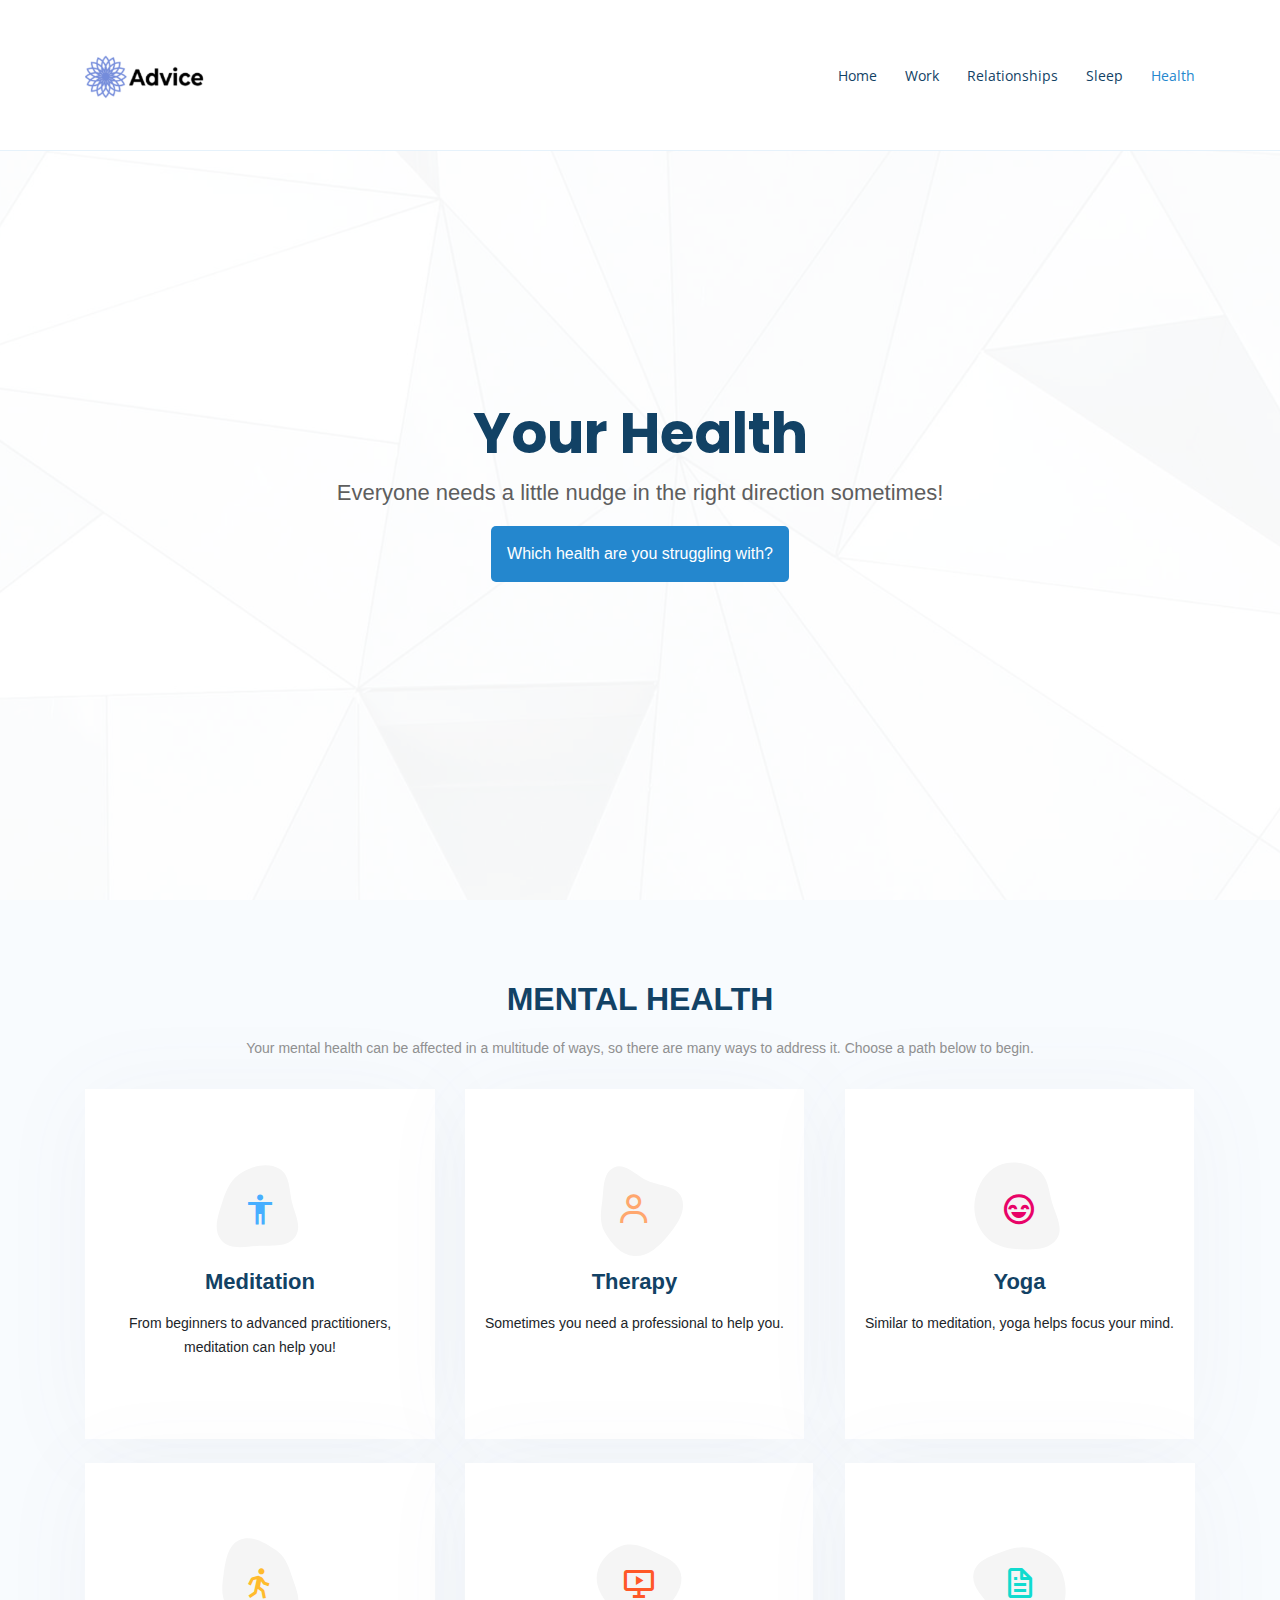
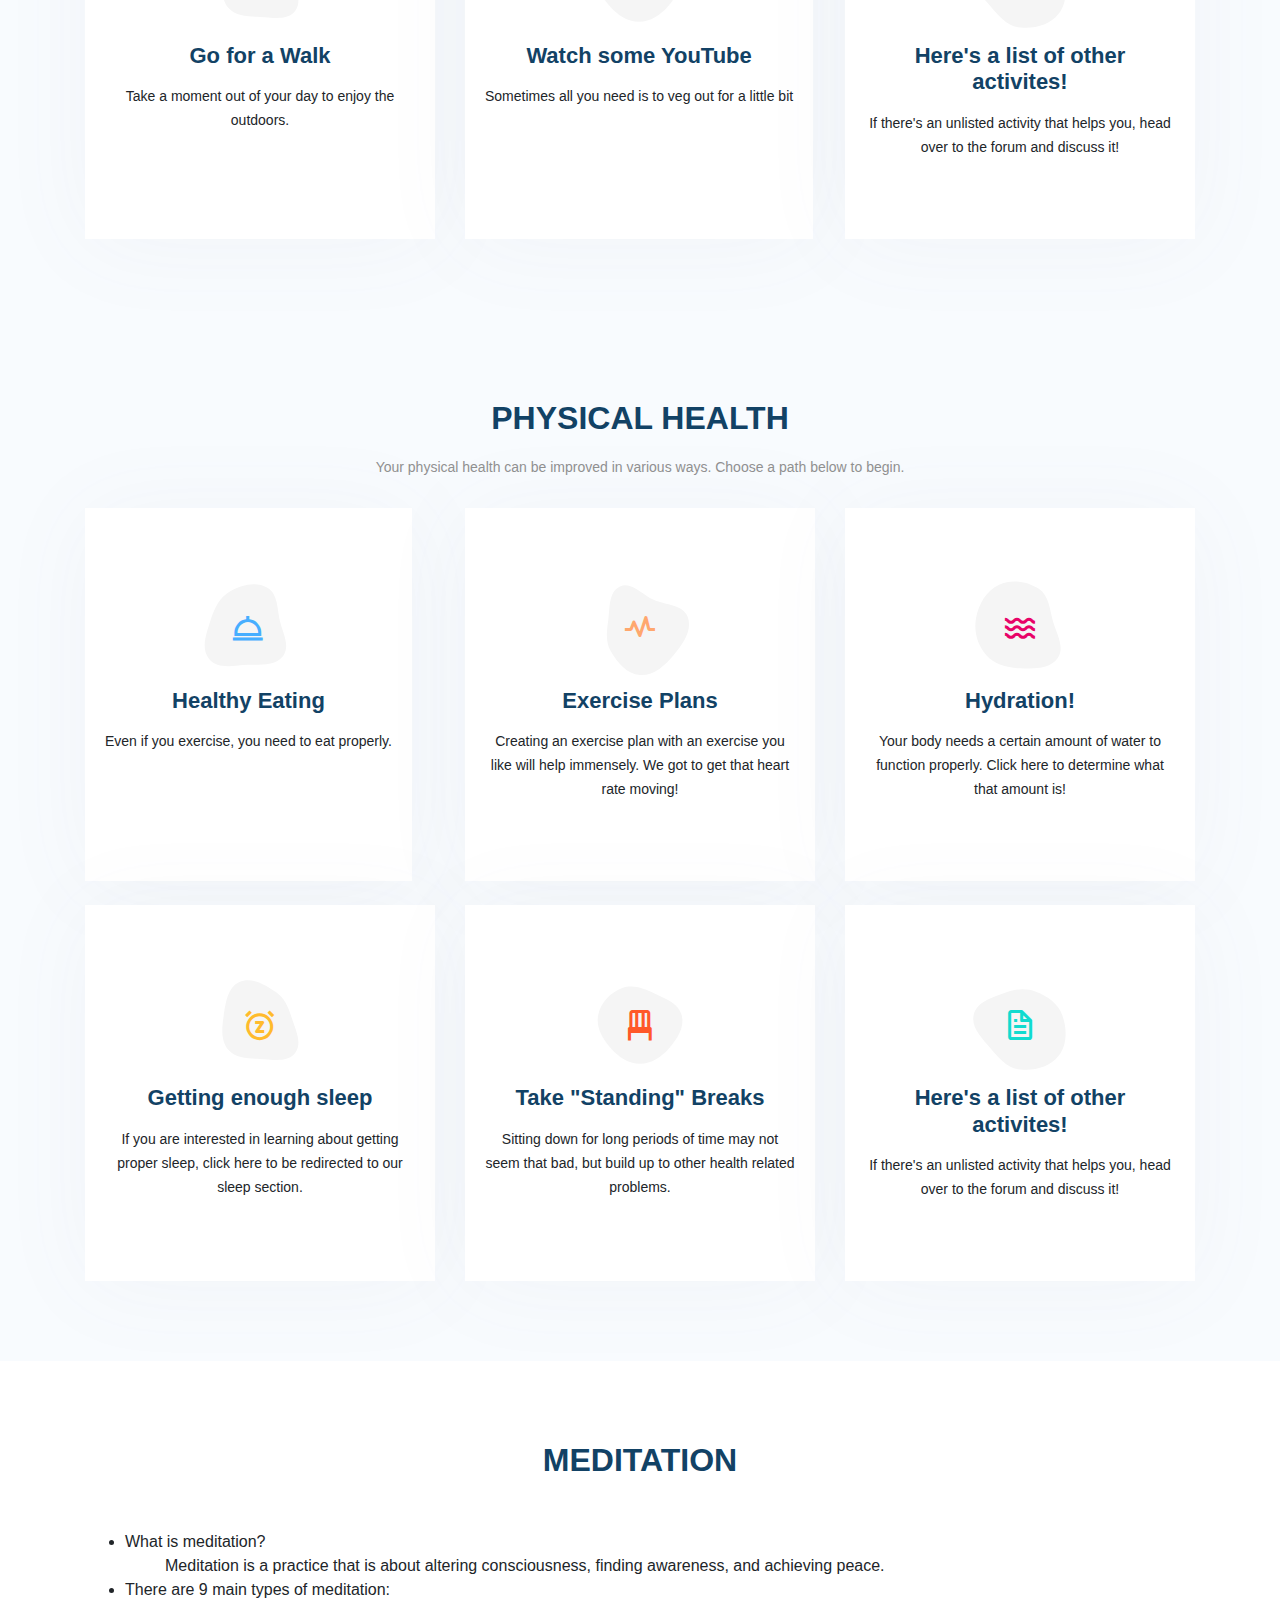
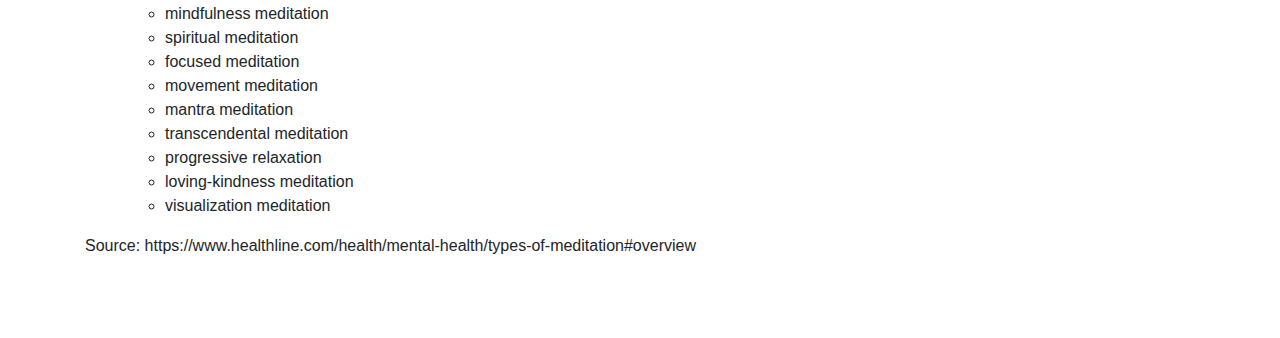
<file: health.html>
<!DOCTYPE html>
<html lang="en">

<head>
    <meta charset="utf-8">
    <meta content="width=device-width, initial-scale=1.0" name="viewport">
    
    <title>Relationships</title>
    <meta content="" name="description">
    <meta content="" name="keywords">
    
    <!-- Favicons -->
    <link href="assets/img/favicon.png" rel="icon">
    <link href="assets/img/apple-touch-icon.png" rel="apple-touch-icon">
    
    <!-- Google Fonts -->
    <link href="https://fonts.googleapis.com/css?family=Open+Sans:300,300i,400,400i,600,600i,700,700i|Raleway:300,300i,400,400i,500,500i,600,600i,700,700i|Poppins:300,300i,400,400i,500,500i,600,600i,700,700i" rel="stylesheet">
    
    <!-- Vendor CSS Files -->
    <link href="assets/vendor/bootstrap/css/bootstrap.min.css" rel="stylesheet">
    <link href="assets/vendor/icofont/icofont.min.css" rel="stylesheet">
    <link href="assets/vendor/boxicons/css/boxicons.min.css" rel="stylesheet">
    <link href="assets/vendor/remixicon/remixicon.css" rel="stylesheet">
    <link href="assets/vendor/venobox/venobox.css" rel="stylesheet">
    <link href="assets/vendor/owl.carousel/assets/owl.carousel.min.css" rel="stylesheet">
    <link href="assets/vendor/aos/aos.css" rel="stylesheet">
    
    <!-- Template Main CSS File -->
    <link href="assets/css/style.css" rel="stylesheet">
    
    <!-- =======================================================
    * Template Name: OnePage - v2.2.2
    * Template URL: https://bootstrapmade.com/onepage-multipurpose-bootstrap-template/
    * Author: BootstrapMade.com
    * License: https://bootstrapmade.com/license/
    ======================================================== -->
</head>
      
<body>
<!-- ======= Header ======= -->
<header id="header" class="fixed-top">
    <div class="container d-flex align-items-center">

      <!-- <h1 class="logo mr-auto"><a href="index.html">Advice</a></h1> -->
      <!-- Uncomment below if you prefer to use an image logo -->
      <a href="index.html" class="logo mr-auto"><img src="assets/img/ProperAdviceLogo.png" alt="" class="img-fluid"></a>

      <nav class="nav-menu d-none d-lg-block">
        <ul>
          <li><a href="index.html">Home</a></li>
          <li><a href="work.html">Work</a></li>
          <li><a href="relationship.html">Relationships</a></li>
          <li><a href="sleep.html">Sleep</a></li>
          <li class="active"><a href="health.html">Health</a></li>
          <!-- <li><a href="#pricing">Pricing</a></li> -->
          <!-- <li class="drop-down"><a href="">Drop Down</a>
            <ul>
              <li><a href="#">Drop Down 1</a></li>
              <li class="drop-down"><a href="#">Deep Drop Down</a>
                <ul>
                  <li><a href="#">Deep Drop Down 1</a></li>
                  <li><a href="#">Deep Drop Down 2</a></li>
                  <li><a href="#">Deep Drop Down 3</a></li>
                  <li><a href="#">Deep Drop Down 4</a></li>
                  <li><a href="#">Deep Drop Down 5</a></li>
                </ul>
              </li>
              <li><a href="#">Drop Down 2</a></li>
              <li><a href="#">Drop Down 3</a></li>
              <li><a href="#">Drop Down 4</a></li>
            </ul>
          </li>
          <li><a href="#contact">Contact</a></li> -->

        </ul>
      </nav><!-- .nav-menu -->

      <!-- <a href="#about" class="get-started-btn scrollto">What's on your mind?</a> -->

    </div>
  </header><!-- End Header -->
  <main>

     <!-- ======= Hero Section ======= -->
  <section id="hero" class="d-flex align-items-center">
    <div class="container position-relative" >
      <div class="row justify-content-center">
        <div class="col-xl-7 col-lg-9 text-center">
          <h1>Your Health</h1>
          <h2>Everyone needs a little nudge in the right direction sometimes!</h2>
          <div class="dropdown spaceMaker" >
            <button class="dropbtn">Which health are you struggling with?</button>
            <div class="dropdown-content">
              <a href="#mentalHealth">Mental Health</a>
              <a href="#physicalHealth">Physical Health</a>
            </div>
          </div>
        </div>
      </div>
      </div>
    </div>
  </section><!-- End Hero -->

  <!-- ======= Mental Health Section ======= -->

  <section id="mentalHealth" class="services section-bg">
    <div class="container">

      <div class="section-title">
        <h2>Mental Health</h2>
        <p>Your mental health can be affected in a multitude of ways, so there are many ways to address it. Choose a path below to begin.</p>
      </div>

      <div class="row">
          <div class="col-lg-4 col-md-6 d-flex align-items-stretch" >
            <div class="icon-box iconbox-blue">
              <div class="icon">
                <svg width="100" height="100" viewBox="0 0 600 600" xmlns="http://www.w3.org/2000/svg">
                  <path stroke="none" stroke-width="0" fill="#f5f5f5" d="M300,521.0016835830174C376.1290562159157,517.8887921683347,466.0731472004068,529.7835943286574,510.70327084640275,468.03025145048787C554.3714126377745,407.6079735673963,508.03601936045806,328.9844924480964,491.2728898941984,256.3432110539036C474.5976632858925,184.082847569629,479.9380746630129,96.60480741107993,416.23090153303,58.64404602377083C348.86323505073057,18.502131276798302,261.93793281208167,40.57373210992963,193.5410806939664,78.93577620505333C130.42746243093433,114.334589627462,98.30271207620316,179.96522072025542,76.75703585869454,249.04625023123273C51.97151888228291,328.5150500222984,13.704378332031375,421.85034740162234,66.52175969318436,486.19268352777647C119.04800174914682,550.1803526380478,217.28368757567262,524.383925680826,300,521.0016835830174"></path>
                </svg>
                <i class="bx bx-body"></i>
              </div>
              <h4><a href="#meditation">Meditation</a></h4>
              <p>From beginners to advanced practitioners, meditation can help you!</p>
            </div>
          </div>

          <div class="col-lg-4 col-md-6 d-flex align-items-stretch mt-4 mt-md-0" >
            <div class="icon-box iconbox-orange ">
              <div class="icon">
                <svg width="100" height="100" viewBox="0 0 600 600" xmlns="http://www.w3.org/2000/svg">
                  <path stroke="none" stroke-width="0" fill="#f5f5f5" d="M300,582.0697525312426C382.5290701553225,586.8405444964366,449.9789794690241,525.3245884688669,502.5850820975895,461.55621195738473C556.606425686781,396.0723002908107,615.8543463187945,314.28637112970534,586.6730223649479,234.56875336149918C558.9533121215079,158.8439757836574,454.9685369536778,164.00468322053177,381.49747125262974,130.76875717737553C312.15926192815925,99.40240125094834,248.97055460311594,18.661163978235184,179.8680185752513,50.54337015887873C110.5421016452524,82.52863877960104,119.82277516462835,180.83849132639028,109.12597500060166,256.43424936330496C100.08760227029461,320.3096726198365,92.17705696193138,384.0621239912766,124.79988738764834,439.7174275375508C164.83382741302287,508.01625554203684,220.96474134820875,577.5009287672846,300,582.0697525312426"></path>
                </svg>
                <i class="bx bx-user"></i>
              </div>
              <h4><a href="">Therapy</a></h4>
              <p>Sometimes you need a professional to help you.</p>
            </div>
          </div>

          <div class="col-lg-4 col-md-6 d-flex align-items-stretch mt-4 mt-lg-0" >
            <div class="icon-box iconbox-pink">
              <div class="icon">
                <svg width="100" height="100" viewBox="0 0 600 600" xmlns="http://www.w3.org/2000/svg">
                  <path stroke="none" stroke-width="0" fill="#f5f5f5" d="M300,541.5067337569781C382.14930387511276,545.0595476570109,479.8736841581634,548.3450877840088,526.4010558755058,480.5488172755941C571.5218469581645,414.80211281144784,517.5187510058486,332.0715597781072,496.52539010469104,255.14436215662573C477.37192572678356,184.95920475031193,473.57363656557914,105.61284051026155,413.0603344069578,65.22779650032875C343.27470386102294,18.654635553484475,251.2091493199835,5.337323636656869,175.0934190732945,40.62881213300186C97.87086631185822,76.43348514350839,51.98124368387456,156.15599469081315,36.44837278890362,239.84606092416172C21.716077023791087,319.22268207091537,43.775223500013084,401.1760424656574,96.891909868211,461.97329694683043C147.22146801428983,519.5804099606455,223.5754009179313,538.201503339737,300,541.5067337569781"></path>
                </svg>
                <i class="bx bx-happy-beaming"></i>
              </div>
              <h4><a href="">Yoga</a></h4>
              <p>Similar to meditation, yoga helps focus your mind.</p>
            </div>
          </div>

          <div class="col-lg-4 col-md-6 d-flex align-items-stretch mt-4" >
            <div class="icon-box iconbox-yellow">
              <div class="icon">
                <svg width="100" height="100" viewBox="0 0 600 600" xmlns="http://www.w3.org/2000/svg">
                  <path stroke="none" stroke-width="0" fill="#f5f5f5" d="M300,503.46388370962813C374.79870501325706,506.71871716319447,464.8034551963731,527.1746412648533,510.4981551193396,467.86667711651364C555.9287308511215,408.9015244558933,512.6030010748507,327.5744911775523,490.211057578863,256.5855673507754C471.097692560561,195.9906835881958,447.69079081568157,138.11976852964426,395.19560036434837,102.3242989838813C329.3053358748298,57.3949838291264,248.02791733380457,8.279543830951368,175.87071277845988,42.242879143198664C103.41431057327972,76.34704239035025,93.79494320519305,170.9812938413882,81.28167332365135,250.07896920659033C70.17666984294237,320.27484674793965,64.84698225790005,396.69656628748305,111.28512138212992,450.4950937839243C156.20124167950087,502.5303643271138,231.32542653798444,500.4755392045468,300,503.46388370962813"></path>
                </svg>
                <i class="bx bx-walk"></i>
              </div>
              <h4><a href="">Go for a Walk</a></h4>
              <p>Take a moment out of your day to enjoy the outdoors. </p>
            </div>
          </div>

          <div class="col-lg-4 col-md-6 d-flex align-items-stretch mt-4" >
            <div class="icon-box iconbox-red">
              <div class="icon">
                <svg width="100" height="100" viewBox="0 0 600 600" xmlns="http://www.w3.org/2000/svg">
                  <path stroke="none" stroke-width="0" fill="#f5f5f5" d="M300,532.3542879108572C369.38199826031484,532.3153073249985,429.10787420159085,491.63046689027357,474.5244479745417,439.17860296908856C522.8885846962883,383.3225815378663,569.1668002868075,314.3205725914397,550.7432151929288,242.7694973846089C532.6665558377875,172.5657663291529,456.2379748765914,142.6223662098291,390.3689995646985,112.34683881706744C326.66090330228417,83.06452184765237,258.84405631176094,53.51806209861945,193.32584062364296,78.48882559362697C121.61183558270385,105.82097193414197,62.805066853699245,167.19869350419734,48.57481801355237,242.6138429142374C34.843463184063346,315.3850353017275,76.69343916112496,383.4422959591041,125.22947124332185,439.3748458443577C170.7312796277747,491.8107796887764,230.57421082200815,532.3932930995766,300,532.3542879108572"></path>
                </svg>
                <i class="bx bx-slideshow"></i>
              </div>
              <h4><a href="">Watch some YouTube</a></h4>
              <p>Sometimes all you need is to veg out for a little bit</p>
            </div>
          </div>

          <div class="col-lg-4 col-md-6 d-flex align-items-stretch mt-4" >
            <div class="icon-box iconbox-teal">
              <div class="icon">
                <svg width="100" height="100" viewBox="0 0 600 600" xmlns="http://www.w3.org/2000/svg">
                  <path stroke="none" stroke-width="0" fill="#f5f5f5" d="M300,566.797414625762C385.7384707136149,576.1784315230908,478.7894351017131,552.8928747891023,531.9192734346935,484.94944893311C584.6109503024035,417.5663521118492,582.489472248146,322.67544863468447,553.9536738515405,242.03673114598146C529.1557734026468,171.96086150256528,465.24506316201064,127.66468636344209,395.9583748389544,100.7403814666027C334.2173773831606,76.7482773500951,269.4350130405921,84.62216499799875,207.1952322260088,107.2889140133804C132.92018162631612,134.33871894543012,41.79353780512637,160.00259165414826,22.644507872594943,236.69541883565114C3.319112789854554,314.0945973066697,72.72355303640163,379.243833228382,124.04198916343866,440.3218312028393C172.9286146004772,498.5055451809895,224.45579914871206,558.5317968840102,300,566.797414625762"></path>
                </svg>
                <i class="bx bx-file"></i>
              </div>
              <h4><a href="">Here's a list of other activites!</a></h4>
              <p>If there's an unlisted activity that helps you, head over to the forum and discuss it!</p>
            </div>
          </div>

      </div>

    </div>
  </section><!-- End Mental Health Section -->

   <!-- ======= Physical Health Health Section ======= -->

   <section id="physicalHealth" class="services section-bg">
    <div class="container">

      <div class="section-title">
        <h2>Physical Health</h2>
        <p>Your physical health can be improved in various ways. Choose a path below to begin.</p>
      </div>

      <div class="row">
          <div class="col-lg-4 col-md-6 d-flex align-items-stretch" >
            <div class="icon-box iconbox-blue">
              <div class="icon">
                <svg width="100" height="100" viewBox="0 0 600 600" xmlns="http://www.w3.org/2000/svg">
                  <path stroke="none" stroke-width="0" fill="#f5f5f5" d="M300,521.0016835830174C376.1290562159157,517.8887921683347,466.0731472004068,529.7835943286574,510.70327084640275,468.03025145048787C554.3714126377745,407.6079735673963,508.03601936045806,328.9844924480964,491.2728898941984,256.3432110539036C474.5976632858925,184.082847569629,479.9380746630129,96.60480741107993,416.23090153303,58.64404602377083C348.86323505073057,18.502131276798302,261.93793281208167,40.57373210992963,193.5410806939664,78.93577620505333C130.42746243093433,114.334589627462,98.30271207620316,179.96522072025542,76.75703585869454,249.04625023123273C51.97151888228291,328.5150500222984,13.704378332031375,421.85034740162234,66.52175969318436,486.19268352777647C119.04800174914682,550.1803526380478,217.28368757567262,524.383925680826,300,521.0016835830174"></path>
                </svg>
                <i class="bx bx-dish"></i>
              </div>
              <h4><a href="">Healthy Eating</a></h4>
              <p>Even if you exercise, you need to eat properly. </p>
            </div>
          </div>

          <div class="col-lg-4 col-md-6 d-flex align-items-stretch mt-4 mt-md-0" >
            <div class="icon-box iconbox-orange ">
              <div class="icon">
                <svg width="100" height="100" viewBox="0 0 600 600" xmlns="http://www.w3.org/2000/svg">
                  <path stroke="none" stroke-width="0" fill="#f5f5f5" d="M300,582.0697525312426C382.5290701553225,586.8405444964366,449.9789794690241,525.3245884688669,502.5850820975895,461.55621195738473C556.606425686781,396.0723002908107,615.8543463187945,314.28637112970534,586.6730223649479,234.56875336149918C558.9533121215079,158.8439757836574,454.9685369536778,164.00468322053177,381.49747125262974,130.76875717737553C312.15926192815925,99.40240125094834,248.97055460311594,18.661163978235184,179.8680185752513,50.54337015887873C110.5421016452524,82.52863877960104,119.82277516462835,180.83849132639028,109.12597500060166,256.43424936330496C100.08760227029461,320.3096726198365,92.17705696193138,384.0621239912766,124.79988738764834,439.7174275375508C164.83382741302287,508.01625554203684,220.96474134820875,577.5009287672846,300,582.0697525312426"></path>
                </svg>
                <i class="bx bx-pulse"></i>
              </div>
              <h4><a href="">Exercise Plans</a></h4>
              <p>Creating an exercise plan with an exercise you like will help immensely. We got to get that heart rate moving!</p>
            </div>
          </div>

          <div class="col-lg-4 col-md-6 d-flex align-items-stretch mt-4 mt-lg-0" >
            <div class="icon-box iconbox-pink">
              <div class="icon">
                <svg width="100" height="100" viewBox="0 0 600 600" xmlns="http://www.w3.org/2000/svg">
                  <path stroke="none" stroke-width="0" fill="#f5f5f5" d="M300,541.5067337569781C382.14930387511276,545.0595476570109,479.8736841581634,548.3450877840088,526.4010558755058,480.5488172755941C571.5218469581645,414.80211281144784,517.5187510058486,332.0715597781072,496.52539010469104,255.14436215662573C477.37192572678356,184.95920475031193,473.57363656557914,105.61284051026155,413.0603344069578,65.22779650032875C343.27470386102294,18.654635553484475,251.2091493199835,5.337323636656869,175.0934190732945,40.62881213300186C97.87086631185822,76.43348514350839,51.98124368387456,156.15599469081315,36.44837278890362,239.84606092416172C21.716077023791087,319.22268207091537,43.775223500013084,401.1760424656574,96.891909868211,461.97329694683043C147.22146801428983,519.5804099606455,223.5754009179313,538.201503339737,300,541.5067337569781"></path>
                </svg>
                <i class="bx bx-water"></i>
              </div>
              <h4><a href="">Hydration!</a></h4>
              <p>Your body needs a certain amount of water to function properly. Click here to determine what that amount is!</p>
            </div>
          </div>

          <div class="col-lg-4 col-md-6 d-flex align-items-stretch mt-4" >
            <div class="icon-box iconbox-yellow">
              <div class="icon">
                <svg width="100" height="100" viewBox="0 0 600 600" xmlns="http://www.w3.org/2000/svg">
                  <path stroke="none" stroke-width="0" fill="#f5f5f5" d="M300,503.46388370962813C374.79870501325706,506.71871716319447,464.8034551963731,527.1746412648533,510.4981551193396,467.86667711651364C555.9287308511215,408.9015244558933,512.6030010748507,327.5744911775523,490.211057578863,256.5855673507754C471.097692560561,195.9906835881958,447.69079081568157,138.11976852964426,395.19560036434837,102.3242989838813C329.3053358748298,57.3949838291264,248.02791733380457,8.279543830951368,175.87071277845988,42.242879143198664C103.41431057327972,76.34704239035025,93.79494320519305,170.9812938413882,81.28167332365135,250.07896920659033C70.17666984294237,320.27484674793965,64.84698225790005,396.69656628748305,111.28512138212992,450.4950937839243C156.20124167950087,502.5303643271138,231.32542653798444,500.4755392045468,300,503.46388370962813"></path>
                </svg>
                <i class="bx bx-alarm-snooze"></i>
              </div>
              <h4><a href="sleep.html">Getting enough sleep</a></h4>
              <p>If you are interested in learning about getting proper sleep, click here to be redirected to our sleep section. </p>
            </div>
          </div>

          <div class="col-lg-4 col-md-6 d-flex align-items-stretch mt-4" >
            <div class="icon-box iconbox-red">
              <div class="icon">
                <svg width="100" height="100" viewBox="0 0 600 600" xmlns="http://www.w3.org/2000/svg">
                  <path stroke="none" stroke-width="0" fill="#f5f5f5" d="M300,532.3542879108572C369.38199826031484,532.3153073249985,429.10787420159085,491.63046689027357,474.5244479745417,439.17860296908856C522.8885846962883,383.3225815378663,569.1668002868075,314.3205725914397,550.7432151929288,242.7694973846089C532.6665558377875,172.5657663291529,456.2379748765914,142.6223662098291,390.3689995646985,112.34683881706744C326.66090330228417,83.06452184765237,258.84405631176094,53.51806209861945,193.32584062364296,78.48882559362697C121.61183558270385,105.82097193414197,62.805066853699245,167.19869350419734,48.57481801355237,242.6138429142374C34.843463184063346,315.3850353017275,76.69343916112496,383.4422959591041,125.22947124332185,439.3748458443577C170.7312796277747,491.8107796887764,230.57421082200815,532.3932930995766,300,532.3542879108572"></path>
                </svg>
                <i class="bx bx-chair"></i>
              </div>
              <h4><a href="">Take "Standing" Breaks</a></h4>
              <p>Sitting down for long periods of time may not seem that bad, but build up to other health related problems.</p>
            </div>
          </div>

          <div class="col-lg-4 col-md-6 d-flex align-items-stretch mt-4" >
            <div class="icon-box iconbox-teal">
              <div class="icon">
                <svg width="100" height="100" viewBox="0 0 600 600" xmlns="http://www.w3.org/2000/svg">
                  <path stroke="none" stroke-width="0" fill="#f5f5f5" d="M300,566.797414625762C385.7384707136149,576.1784315230908,478.7894351017131,552.8928747891023,531.9192734346935,484.94944893311C584.6109503024035,417.5663521118492,582.489472248146,322.67544863468447,553.9536738515405,242.03673114598146C529.1557734026468,171.96086150256528,465.24506316201064,127.66468636344209,395.9583748389544,100.7403814666027C334.2173773831606,76.7482773500951,269.4350130405921,84.62216499799875,207.1952322260088,107.2889140133804C132.92018162631612,134.33871894543012,41.79353780512637,160.00259165414826,22.644507872594943,236.69541883565114C3.319112789854554,314.0945973066697,72.72355303640163,379.243833228382,124.04198916343866,440.3218312028393C172.9286146004772,498.5055451809895,224.45579914871206,558.5317968840102,300,566.797414625762"></path>
                </svg>
                <i class="bx bx-file"></i>
              </div>
              <h4><a href="">Here's a list of other activites!</a></h4>
              <p>If there's an unlisted activity that helps you, head over to the forum and discuss it!</p>
            </div>
          </div>

      </div>

    </div>
  </section><!-- End Physical Health Section -->

  <!-- Meditation Section -->

  <section id= "meditation" class = "about">
    <div class="container">
        <div class="section-title">
            <h2>Meditation</h2>
        </div>
        <ul>
          <li> What is meditation?</li> 
          <ul>Meditation is a practice that is about altering consciousness, finding awareness, and achieving peace.</ul>
          <li> There are 9 main types of meditation:</li>
          <ul>
            <li> mindfulness meditation</li>
            <li> spiritual meditation</li>
            <li> focused meditation</li>
            <li> movement meditation</li>
            <li> mantra meditation</li>
            <li> transcendental meditation</li>
            <li> progressive relaxation</li>
            <li> loving-kindness meditation</li>
            <li> visualization meditation</li>
          </ul>
        </ul>
        Source: https://www.healthline.com/health/mental-health/types-of-meditation#overview
    </div>
  </section>

  
  </main>

</body>

</html>
</file>
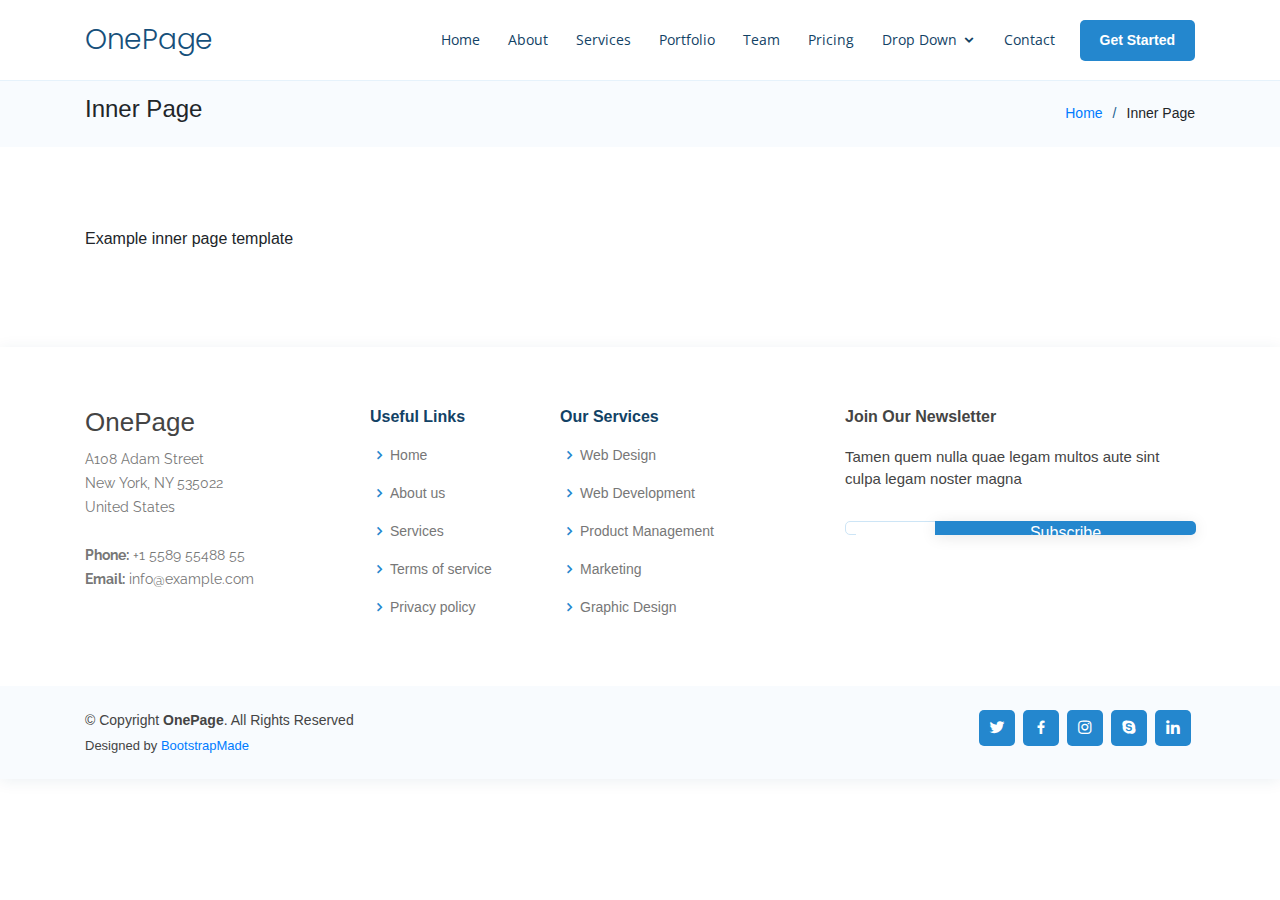
<file: inner-page.html>
<!DOCTYPE html>
<html lang="en">

<head>
  <meta charset="utf-8">
  <meta content="width=device-width, initial-scale=1.0" name="viewport">

  <title>Inner Page - OnePage Bootstrap Template</title>
  <meta content="" name="description">
  <meta content="" name="keywords">

  <!-- Favicons -->
  <link href="assets/img/favicon.png" rel="icon">
  <link href="assets/img/apple-touch-icon.png" rel="apple-touch-icon">

  <!-- Google Fonts -->
  <link href="https://fonts.googleapis.com/css?family=Open+Sans:300,300i,400,400i,600,600i,700,700i|Raleway:300,300i,400,400i,500,500i,600,600i,700,700i|Poppins:300,300i,400,400i,500,500i,600,600i,700,700i" rel="stylesheet">

  <!-- Vendor CSS Files -->
  <link href="assets/vendor/bootstrap/css/bootstrap.min.css" rel="stylesheet">
  <link href="assets/vendor/icofont/icofont.min.css" rel="stylesheet">
  <link href="assets/vendor/boxicons/css/boxicons.min.css" rel="stylesheet">
  <link href="assets/vendor/remixicon/remixicon.css" rel="stylesheet">
  <link href="assets/vendor/venobox/venobox.css" rel="stylesheet">
  <link href="assets/vendor/owl.carousel/assets/owl.carousel.min.css" rel="stylesheet">
  <link href="assets/vendor/aos/aos.css" rel="stylesheet">

  <!-- Template Main CSS File -->
  <link href="assets/css/style.css" rel="stylesheet">

  <!-- =======================================================
  * Template Name: OnePage - v2.2.2
  * Template URL: https://bootstrapmade.com/onepage-multipurpose-bootstrap-template/
  * Author: BootstrapMade.com
  * License: https://bootstrapmade.com/license/
  ======================================================== -->
</head>

<body>

  <!-- ======= Header ======= -->
  <header id="header" class="fixed-top">
    <div class="container d-flex align-items-center">

      <h1 class="logo mr-auto"><a href="index.html">OnePage</a></h1>
      <!-- Uncomment below if you prefer to use an image logo -->
      <!-- <a href="index.html" class="logo mr-auto"><img src="assets/img/logo.png" alt="" class="img-fluid"></a>-->

      <nav class="nav-menu d-none d-lg-block">
        <ul>
          <li><a href="index.html">Home</a></li>
          <li><a href="#about">About</a></li>
          <li><a href="#services">Services</a></li>
          <li><a href="#portfolio">Portfolio</a></li>
          <li><a href="#team">Team</a></li>
          <li><a href="#pricing">Pricing</a></li>
          <li class="drop-down"><a href="">Drop Down</a>
            <ul>
              <li><a href="#">Drop Down 1</a></li>
              <li class="drop-down"><a href="#">Deep Drop Down</a>
                <ul>
                  <li><a href="#">Deep Drop Down 1</a></li>
                  <li><a href="#">Deep Drop Down 2</a></li>
                  <li><a href="#">Deep Drop Down 3</a></li>
                  <li><a href="#">Deep Drop Down 4</a></li>
                  <li><a href="#">Deep Drop Down 5</a></li>
                </ul>
              </li>
              <li><a href="#">Drop Down 2</a></li>
              <li><a href="#">Drop Down 3</a></li>
              <li><a href="#">Drop Down 4</a></li>
            </ul>
          </li>
          <li><a href="#contact">Contact</a></li>

        </ul>
      </nav><!-- .nav-menu -->

      <a href="#about" class="get-started-btn scrollto">Get Started</a>

    </div>
  </header><!-- End Header -->

  <main id="main">

    <!-- ======= Breadcrumbs ======= -->
    <section class="breadcrumbs">
      <div class="container">

        <div class="d-flex justify-content-between align-items-center">
          <h2>Inner Page</h2>
          <ol>
            <li><a href="index.html">Home</a></li>
            <li>Inner Page</li>
          </ol>
        </div>

      </div>
    </section><!-- End Breadcrumbs -->

    <section class="inner-page">
      <div class="container">
        <p>
          Example inner page template
        </p>
      </div>
    </section>

  </main><!-- End #main -->

  <!-- ======= Footer ======= -->
  <footer id="footer">

    <div class="footer-top">
      <div class="container">
        <div class="row">

          <div class="col-lg-3 col-md-6 footer-contact">
            <h3>OnePage</h3>
            <p>
              A108 Adam Street <br>
              New York, NY 535022<br>
              United States <br><br>
              <strong>Phone:</strong> +1 5589 55488 55<br>
              <strong>Email:</strong> info@example.com<br>
            </p>
          </div>

          <div class="col-lg-2 col-md-6 footer-links">
            <h4>Useful Links</h4>
            <ul>
              <li><i class="bx bx-chevron-right"></i> <a href="#">Home</a></li>
              <li><i class="bx bx-chevron-right"></i> <a href="#">About us</a></li>
              <li><i class="bx bx-chevron-right"></i> <a href="#">Services</a></li>
              <li><i class="bx bx-chevron-right"></i> <a href="#">Terms of service</a></li>
              <li><i class="bx bx-chevron-right"></i> <a href="#">Privacy policy</a></li>
            </ul>
          </div>

          <div class="col-lg-3 col-md-6 footer-links">
            <h4>Our Services</h4>
            <ul>
              <li><i class="bx bx-chevron-right"></i> <a href="#">Web Design</a></li>
              <li><i class="bx bx-chevron-right"></i> <a href="#">Web Development</a></li>
              <li><i class="bx bx-chevron-right"></i> <a href="#">Product Management</a></li>
              <li><i class="bx bx-chevron-right"></i> <a href="#">Marketing</a></li>
              <li><i class="bx bx-chevron-right"></i> <a href="#">Graphic Design</a></li>
            </ul>
          </div>

          <div class="col-lg-4 col-md-6 footer-newsletter">
            <h4>Join Our Newsletter</h4>
            <p>Tamen quem nulla quae legam multos aute sint culpa legam noster magna</p>
            <form action="" method="post">
              <input type="email" name="email"><input type="submit" value="Subscribe">
            </form>
          </div>

        </div>
      </div>
    </div>

    <div class="container d-md-flex py-4">

      <div class="mr-md-auto text-center text-md-left">
        <div class="copyright">
          &copy; Copyright <strong><span>OnePage</span></strong>. All Rights Reserved
        </div>
        <div class="credits">
          <!-- All the links in the footer should remain intact. -->
          <!-- You can delete the links only if you purchased the pro version. -->
          <!-- Licensing information: https://bootstrapmade.com/license/ -->
          <!-- Purchase the pro version with working PHP/AJAX contact form: https://bootstrapmade.com/onepage-multipurpose-bootstrap-template/ -->
          Designed by <a href="https://bootstrapmade.com/">BootstrapMade</a>
        </div>
      </div>
      <div class="social-links text-center text-md-right pt-3 pt-md-0">
        <a href="#" class="twitter"><i class="bx bxl-twitter"></i></a>
        <a href="#" class="facebook"><i class="bx bxl-facebook"></i></a>
        <a href="#" class="instagram"><i class="bx bxl-instagram"></i></a>
        <a href="#" class="google-plus"><i class="bx bxl-skype"></i></a>
        <a href="#" class="linkedin"><i class="bx bxl-linkedin"></i></a>
      </div>
    </div>
  </footer><!-- End Footer -->

  <a href="#" class="back-to-top"><i class="ri-arrow-up-line"></i></a>
  <div id="preloader"></div>

  <!-- Vendor JS Files -->
  <script src="assets/vendor/jquery/jquery.min.js"></script>
  <script src="assets/vendor/bootstrap/js/bootstrap.bundle.min.js"></script>
  <script src="assets/vendor/jquery.easing/jquery.easing.min.js"></script>
  <script src="assets/vendor/php-email-form/validate.js"></script>
  <script src="assets/vendor/waypoints/jquery.waypoints.min.js"></script>
  <script src="assets/vendor/counterup/counterup.min.js"></script>
  <script src="assets/vendor/venobox/venobox.min.js"></script>
  <script src="assets/vendor/owl.carousel/owl.carousel.min.js"></script>
  <script src="assets/vendor/isotope-layout/isotope.pkgd.min.js"></script>
  <script src="assets/vendor/aos/aos.js"></script>

  <!-- Template Main JS File -->
  <script src="assets/js/main.js"></script>

</body>

</html>
</file>
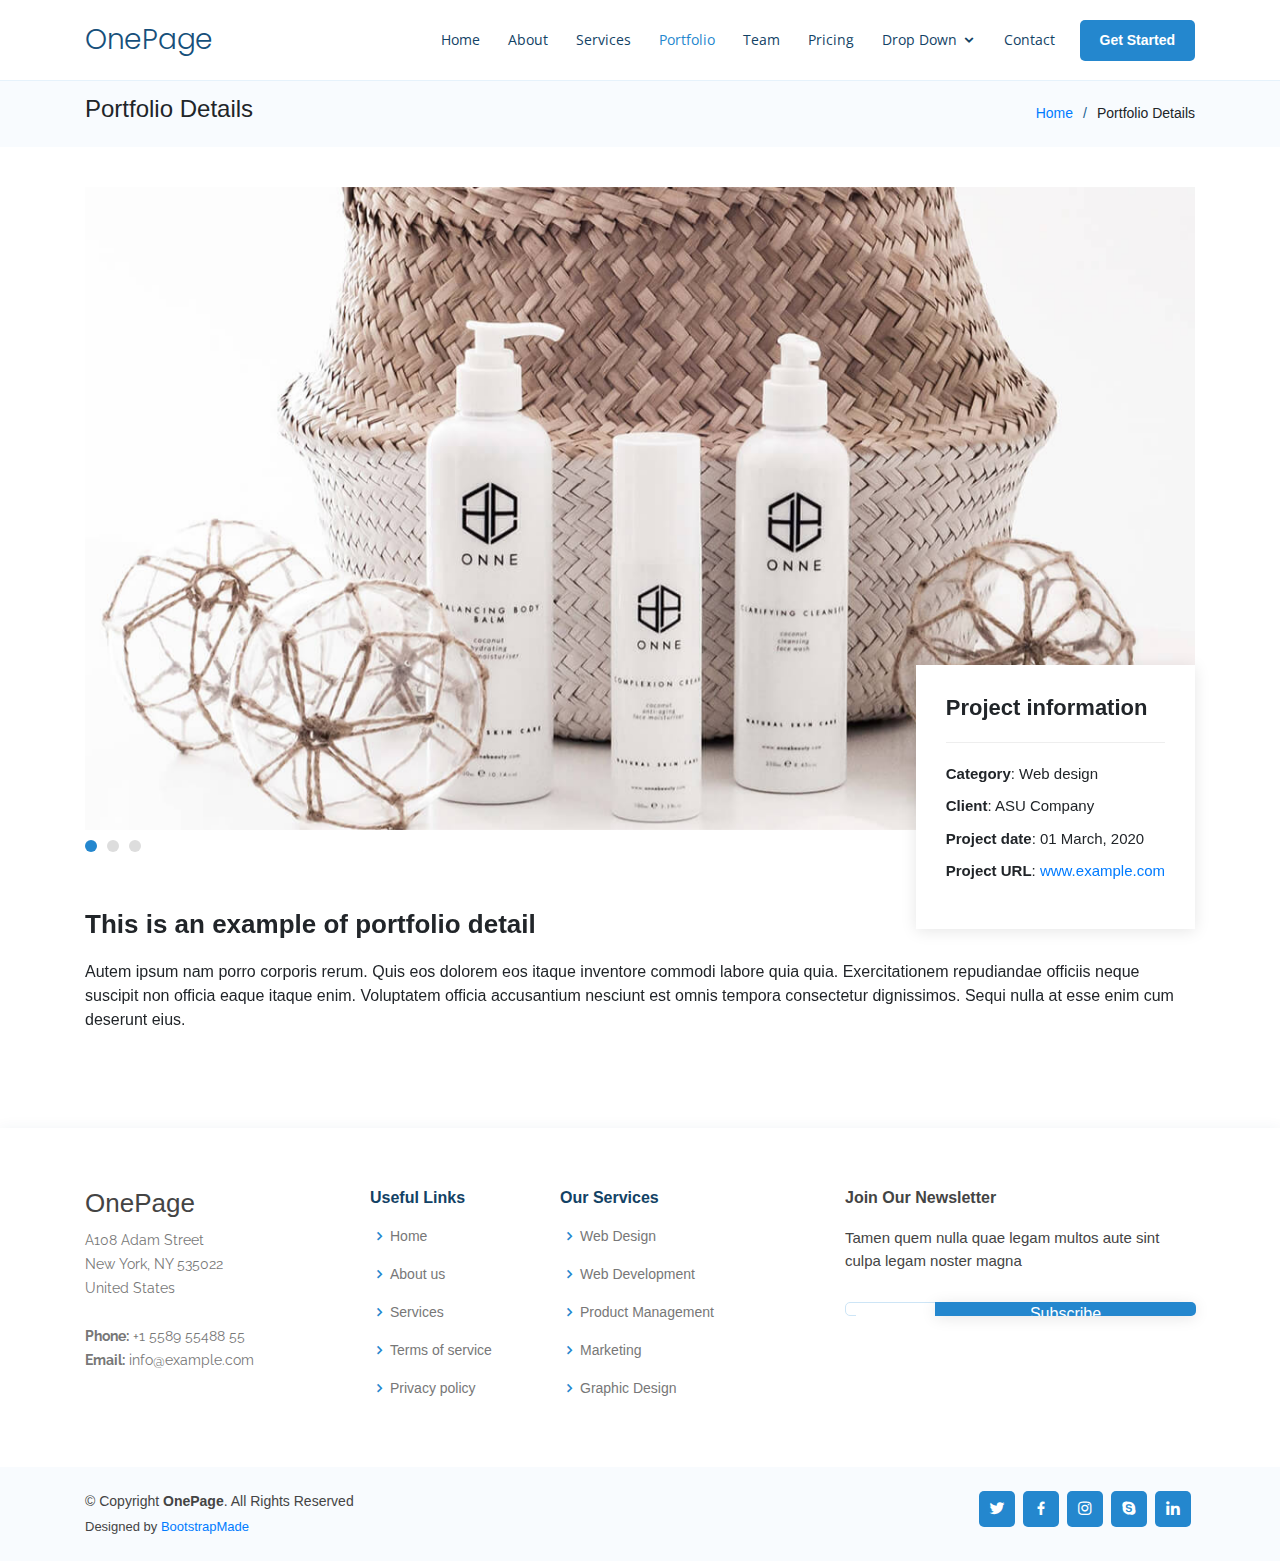
<file: portfolio-details.html>
<!DOCTYPE html>
<html lang="en">

<head>
  <meta charset="utf-8">
  <meta content="width=device-width, initial-scale=1.0" name="viewport">

  <title>Portfolio Details - OnePage Bootstrap Template</title>
  <meta content="" name="description">
  <meta content="" name="keywords">

  <!-- Favicons -->
  <link href="assets/img/favicon.png" rel="icon">
  <link href="assets/img/apple-touch-icon.png" rel="apple-touch-icon">

  <!-- Google Fonts -->
  <link href="https://fonts.googleapis.com/css?family=Open+Sans:300,300i,400,400i,600,600i,700,700i|Raleway:300,300i,400,400i,500,500i,600,600i,700,700i|Poppins:300,300i,400,400i,500,500i,600,600i,700,700i" rel="stylesheet">

  <!-- Vendor CSS Files -->
  <link href="assets/vendor/bootstrap/css/bootstrap.min.css" rel="stylesheet">
  <link href="assets/vendor/icofont/icofont.min.css" rel="stylesheet">
  <link href="assets/vendor/boxicons/css/boxicons.min.css" rel="stylesheet">
  <link href="assets/vendor/remixicon/remixicon.css" rel="stylesheet">
  <link href="assets/vendor/venobox/venobox.css" rel="stylesheet">
  <link href="assets/vendor/owl.carousel/assets/owl.carousel.min.css" rel="stylesheet">
  <link href="assets/vendor/aos/aos.css" rel="stylesheet">

  <!-- Template Main CSS File -->
  <link href="assets/css/style.css" rel="stylesheet">

  <!-- =======================================================
  * Template Name: OnePage - v2.2.2
  * Template URL: https://bootstrapmade.com/onepage-multipurpose-bootstrap-template/
  * Author: BootstrapMade.com
  * License: https://bootstrapmade.com/license/
  ======================================================== -->
</head>

<body>

  <!-- ======= Header ======= -->
  <header id="header" class="fixed-top">
    <div class="container d-flex align-items-center">

      <h1 class="logo mr-auto"><a href="index.html">OnePage</a></h1>
      <!-- Uncomment below if you prefer to use an image logo -->
      <!-- <a href="index.html" class="logo mr-auto"><img src="assets/img/logo.png" alt="" class="img-fluid"></a>-->

      <nav class="nav-menu d-none d-lg-block">
        <ul>
          <li><a href="index.html">Home</a></li>
          <li><a href="#about">About</a></li>
          <li><a href="#services">Services</a></li>
          <li class="active"><a href="#portfolio">Portfolio</a></li>
          <li><a href="#team">Team</a></li>
          <li><a href="#pricing">Pricing</a></li>
          <li class="drop-down"><a href="">Drop Down</a>
            <ul>
              <li><a href="#">Drop Down 1</a></li>
              <li class="drop-down"><a href="#">Deep Drop Down</a>
                <ul>
                  <li><a href="#">Deep Drop Down 1</a></li>
                  <li><a href="#">Deep Drop Down 2</a></li>
                  <li><a href="#">Deep Drop Down 3</a></li>
                  <li><a href="#">Deep Drop Down 4</a></li>
                  <li><a href="#">Deep Drop Down 5</a></li>
                </ul>
              </li>
              <li><a href="#">Drop Down 2</a></li>
              <li><a href="#">Drop Down 3</a></li>
              <li><a href="#">Drop Down 4</a></li>
            </ul>
          </li>
          <li><a href="#contact">Contact</a></li>

        </ul>
      </nav><!-- .nav-menu -->

      <a href="#about" class="get-started-btn scrollto">Get Started</a>

    </div>
  </header><!-- End Header -->

  <main id="main">

    <!-- ======= Breadcrumbs ======= -->
    <section id="breadcrumbs" class="breadcrumbs">
      <div class="container">

        <div class="d-flex justify-content-between align-items-center">
          <h2>Portfolio Details</h2>
          <ol>
            <li><a href="index.html">Home</a></li>
            <li>Portfolio Details</li>
          </ol>
        </div>

      </div>
    </section><!-- End Breadcrumbs -->

    <!-- ======= Portfolio Details Section ======= -->
    <section id="portfolio-details" class="portfolio-details">
      <div class="container" data-aos="fade-up">

        <div class="portfolio-details-container">

          <div class="owl-carousel portfolio-details-carousel">
            <img src="assets/img/portfolio/portfolio-details-1.jpg" class="img-fluid" alt="">
            <img src="assets/img/portfolio/portfolio-details-2.jpg" class="img-fluid" alt="">
            <img src="assets/img/portfolio/portfolio-details-3.jpg" class="img-fluid" alt="">
          </div>

          <div class="portfolio-info">
            <h3>Project information</h3>
            <ul>
              <li><strong>Category</strong>: Web design</li>
              <li><strong>Client</strong>: ASU Company</li>
              <li><strong>Project date</strong>: 01 March, 2020</li>
              <li><strong>Project URL</strong>: <a href="#">www.example.com</a></li>
            </ul>
          </div>

        </div>

        <div class="portfolio-description">
          <h2>This is an example of portfolio detail</h2>
          <p>
            Autem ipsum nam porro corporis rerum. Quis eos dolorem eos itaque inventore commodi labore quia quia. Exercitationem repudiandae officiis neque suscipit non officia eaque itaque enim. Voluptatem officia accusantium nesciunt est omnis tempora consectetur dignissimos. Sequi nulla at esse enim cum deserunt eius.
          </p>
        </div>

      </div>
    </section><!-- End Portfolio Details Section -->

  </main><!-- End #main -->

  <!-- ======= Footer ======= -->
  <footer id="footer">

    <div class="footer-top">
      <div class="container">
        <div class="row">

          <div class="col-lg-3 col-md-6 footer-contact">
            <h3>OnePage</h3>
            <p>
              A108 Adam Street <br>
              New York, NY 535022<br>
              United States <br><br>
              <strong>Phone:</strong> +1 5589 55488 55<br>
              <strong>Email:</strong> info@example.com<br>
            </p>
          </div>

          <div class="col-lg-2 col-md-6 footer-links">
            <h4>Useful Links</h4>
            <ul>
              <li><i class="bx bx-chevron-right"></i> <a href="#">Home</a></li>
              <li><i class="bx bx-chevron-right"></i> <a href="#">About us</a></li>
              <li><i class="bx bx-chevron-right"></i> <a href="#">Services</a></li>
              <li><i class="bx bx-chevron-right"></i> <a href="#">Terms of service</a></li>
              <li><i class="bx bx-chevron-right"></i> <a href="#">Privacy policy</a></li>
            </ul>
          </div>

          <div class="col-lg-3 col-md-6 footer-links">
            <h4>Our Services</h4>
            <ul>
              <li><i class="bx bx-chevron-right"></i> <a href="#">Web Design</a></li>
              <li><i class="bx bx-chevron-right"></i> <a href="#">Web Development</a></li>
              <li><i class="bx bx-chevron-right"></i> <a href="#">Product Management</a></li>
              <li><i class="bx bx-chevron-right"></i> <a href="#">Marketing</a></li>
              <li><i class="bx bx-chevron-right"></i> <a href="#">Graphic Design</a></li>
            </ul>
          </div>

          <div class="col-lg-4 col-md-6 footer-newsletter">
            <h4>Join Our Newsletter</h4>
            <p>Tamen quem nulla quae legam multos aute sint culpa legam noster magna</p>
            <form action="" method="post">
              <input type="email" name="email"><input type="submit" value="Subscribe">
            </form>
          </div>

        </div>
      </div>
    </div>

    <div class="container d-md-flex py-4">

      <div class="mr-md-auto text-center text-md-left">
        <div class="copyright">
          &copy; Copyright <strong><span>OnePage</span></strong>. All Rights Reserved
        </div>
        <div class="credits">
          <!-- All the links in the footer should remain intact. -->
          <!-- You can delete the links only if you purchased the pro version. -->
          <!-- Licensing information: https://bootstrapmade.com/license/ -->
          <!-- Purchase the pro version with working PHP/AJAX contact form: https://bootstrapmade.com/onepage-multipurpose-bootstrap-template/ -->
          Designed by <a href="https://bootstrapmade.com/">BootstrapMade</a>
        </div>
      </div>
      <div class="social-links text-center text-md-right pt-3 pt-md-0">
        <a href="#" class="twitter"><i class="bx bxl-twitter"></i></a>
        <a href="#" class="facebook"><i class="bx bxl-facebook"></i></a>
        <a href="#" class="instagram"><i class="bx bxl-instagram"></i></a>
        <a href="#" class="google-plus"><i class="bx bxl-skype"></i></a>
        <a href="#" class="linkedin"><i class="bx bxl-linkedin"></i></a>
      </div>
    </div>
  </footer><!-- End Footer -->

  <a href="#" class="back-to-top"><i class="ri-arrow-up-line"></i></a>
  <div id="preloader"></div>

  <!-- Vendor JS Files -->
  <script src="assets/vendor/jquery/jquery.min.js"></script>
  <script src="assets/vendor/bootstrap/js/bootstrap.bundle.min.js"></script>
  <script src="assets/vendor/jquery.easing/jquery.easing.min.js"></script>
  <script src="assets/vendor/php-email-form/validate.js"></script>
  <script src="assets/vendor/waypoints/jquery.waypoints.min.js"></script>
  <script src="assets/vendor/counterup/counterup.min.js"></script>
  <script src="assets/vendor/venobox/venobox.min.js"></script>
  <script src="assets/vendor/owl.carousel/owl.carousel.min.js"></script>
  <script src="assets/vendor/isotope-layout/isotope.pkgd.min.js"></script>
  <script src="assets/vendor/aos/aos.js"></script>

  <!-- Template Main JS File -->
  <script src="assets/js/main.js"></script>

</body>

</html>
</file>
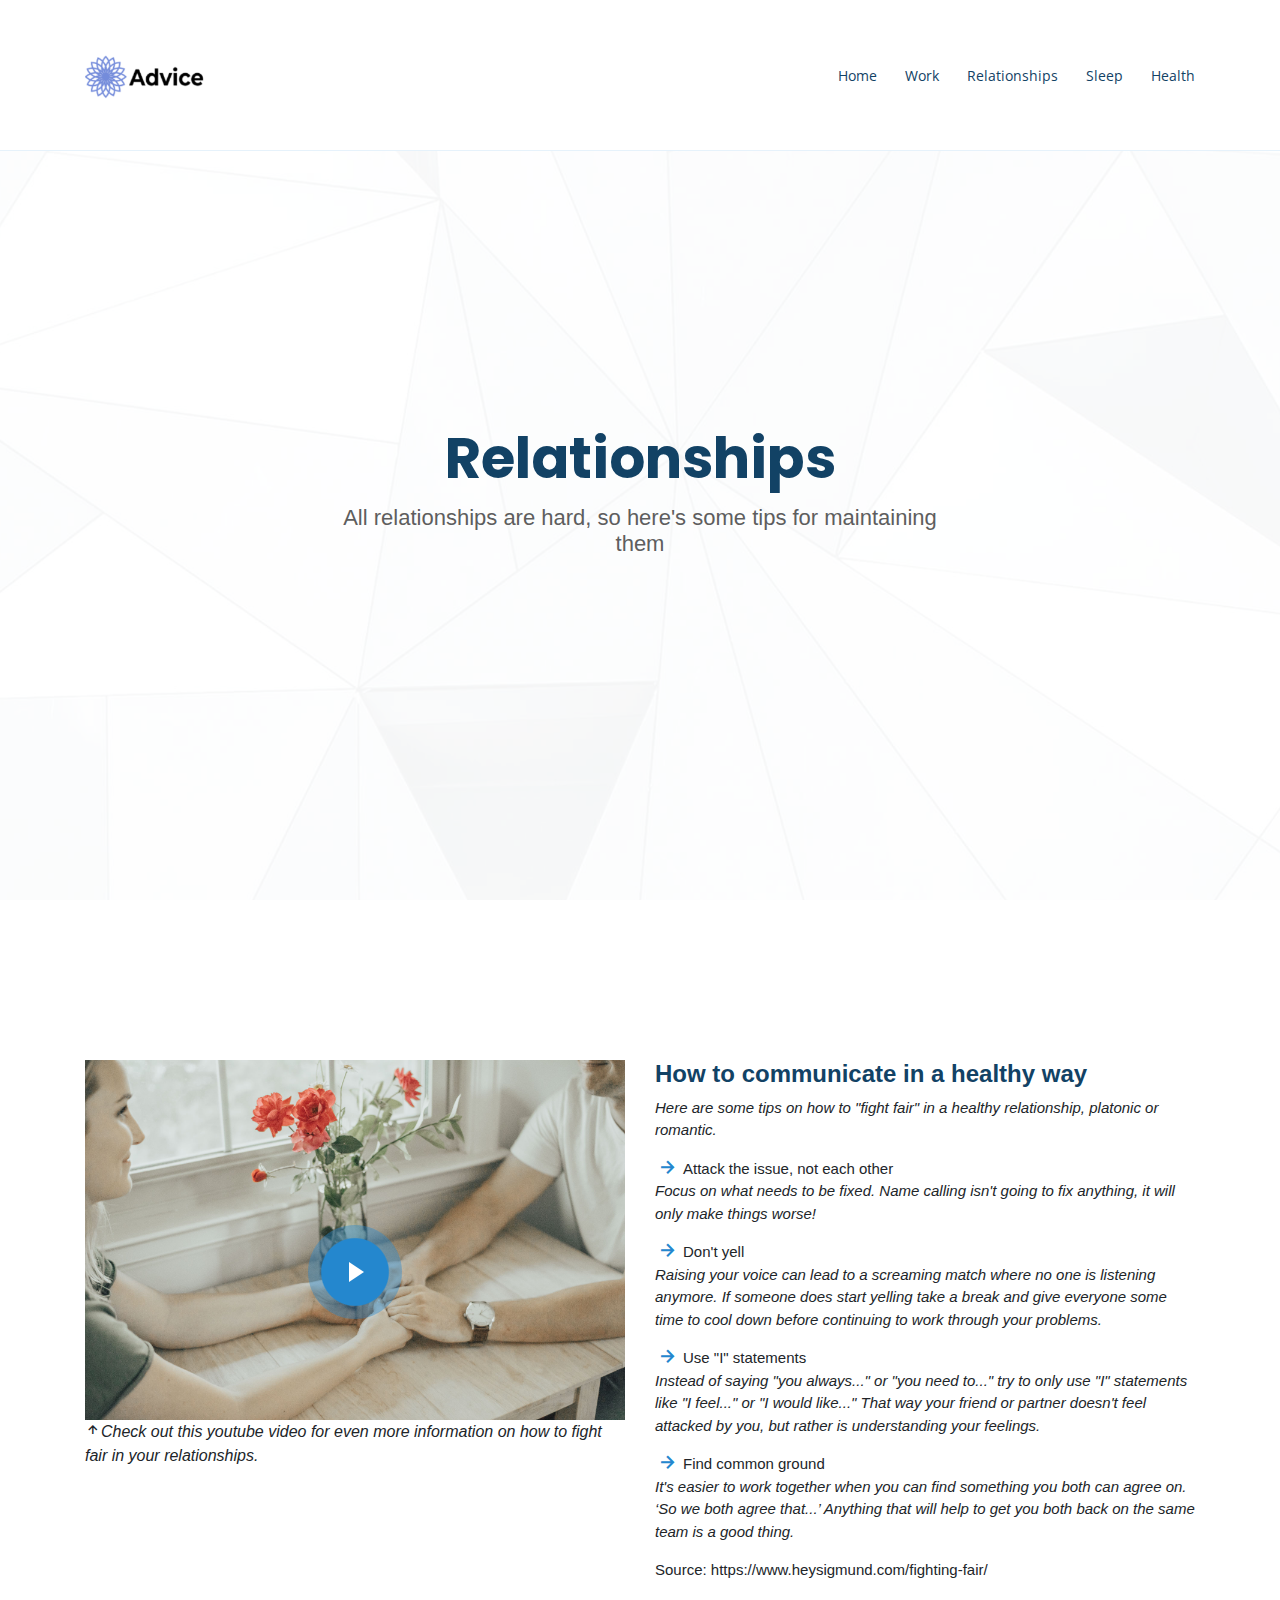
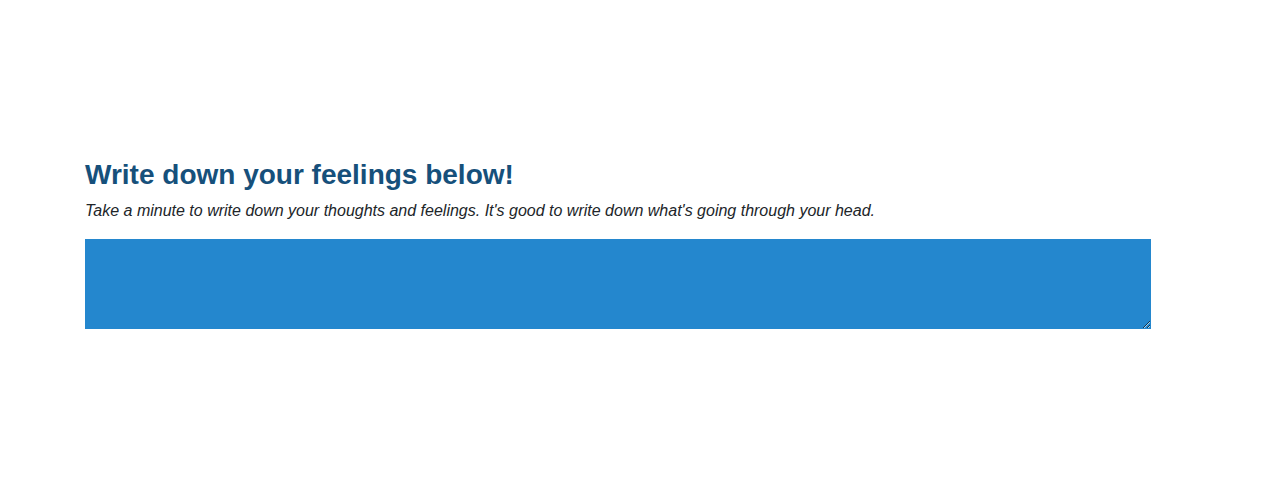
<file: relationship.html>
<!DOCTYPE html>
<html lang="en">

<head>
    <meta charset="utf-8">
    <meta content="width=device-width, initial-scale=1.0" name="viewport">
    
    <title>Relationships</title>
    <meta content="" name="description">
    <meta content="" name="keywords">
    
    <!-- Favicons -->
    <link href="assets/img/favicon.png" rel="icon">
    <link href="assets/img/apple-touch-icon.png" rel="apple-touch-icon">
    
    <!-- Google Fonts -->
    <link href="https://fonts.googleapis.com/css?family=Open+Sans:300,300i,400,400i,600,600i,700,700i|Raleway:300,300i,400,400i,500,500i,600,600i,700,700i|Poppins:300,300i,400,400i,500,500i,600,600i,700,700i" rel="stylesheet">
    
    <!-- Vendor CSS Files -->
    <link href="assets/vendor/bootstrap/css/bootstrap.min.css" rel="stylesheet">
    <link href="assets/vendor/icofont/icofont.min.css" rel="stylesheet">
    <link href="assets/vendor/boxicons/css/boxicons.min.css" rel="stylesheet">
    <link href="assets/vendor/remixicon/remixicon.css" rel="stylesheet">
    <link href="assets/vendor/venobox/venobox.css" rel="stylesheet">
    <link href="assets/vendor/owl.carousel/assets/owl.carousel.min.css" rel="stylesheet">
    <link href="assets/vendor/aos/aos.css" rel="stylesheet">
    
    <!-- Template Main CSS File -->
    <link href="assets/css/style.css" rel="stylesheet">
    
    <!-- =======================================================
    * Template Name: OnePage - v2.2.2
    * Template URL: https://bootstrapmade.com/onepage-multipurpose-bootstrap-template/
    * Author: BootstrapMade.com
    * License: https://bootstrapmade.com/license/
    ======================================================== -->
</head>
      
<body>
<!-- ======= Header ======= -->
<header id="header" class="fixed-top">
    <div class="container d-flex align-items-center">

      <a href="index.html" class="logo mr-auto"><img src="assets/img/ProperAdviceLogo.png" alt="" class="img-fluid"></a>

      <!-- Uncomment below if you prefer to use an image logo -->
      <!-- <a href="index.html" class="logo mr-auto"><img src="assets/img/logo.png" alt="" class="img-fluid"></a>-->

      <nav class="nav-menu d-none d-lg-block">
        <ul>
          <li><a href="index.html">Home</a></li>
          <li><a href="work.html">Work</a></li>
          <li><a href="relationship.html">Relationships</a></li>
          <li><a href="sleep.html">Sleep</a></li>
          <li><a href="health.html">Health</a></li>
          <!-- <li><a href="#pricing">Pricing</a></li> -->
          <!-- <li class="drop-down"><a href="">Drop Down</a>
            <ul>
              <li><a href="#">Drop Down 1</a></li>
              <li class="drop-down"><a href="#">Deep Drop Down</a>
                <ul>
                  <li><a href="#">Deep Drop Down 1</a></li>
                  <li><a href="#">Deep Drop Down 2</a></li>
                  <li><a href="#">Deep Drop Down 3</a></li>
                  <li><a href="#">Deep Drop Down 4</a></li>
                  <li><a href="#">Deep Drop Down 5</a></li>
                </ul>
              </li>
              <li><a href="#">Drop Down 2</a></li>
              <li><a href="#">Drop Down 3</a></li>
              <li><a href="#">Drop Down 4</a></li>
            </ul>
          </li>
          <li><a href="#contact">Contact</a></li> -->

        </ul>
      </nav><!-- .nav-menu -->

      <!-- <a href="#about" class="get-started-btn scrollto">What's on your mind?</a> -->

    </div>
  </header><!-- End Header -->
  <main>
  
    <section id="hero" class="d-flex align-items-center">
      <div class="container position-relative">
        <div class="row justify-content-center">
          <div class="col-xl-7 col-lg-9 text-center">
            <h1>Relationships</h1>
            <h2>All relationships are hard, so here's some tips for maintaining them</h2>
          </div>
        </div>
      </div>
  </section>

    <!-- ======= About Video Section ======= -->
    <section id="relationship-padding"> 
    <section id="about-video" class="about-video">
      <div class="container">

        <div class="row">

          <div class="col-lg-6 video-box align-self-baseline" >
            <img src="assets/img/healthy communication.jpg" class="img-fluid" alt="">
            <a href="https://www.youtube.com./watch?v=twscxVvfOoY" class="venobox play-btn mb-4" data-vbtype="video" data-autoplay="true"></a>

            <p class="font-italic">
              <i class="bx bx-up-arrow-alt"></i>Check out this youtube video for even more information on how to fight fair in your relationships.
            </p>
            <!-- <h3 style="color: #16507b ;"> <b>Write down your feelings below!</b></h3>
            <form action="/html/tags/html_form_tag_action.cfm" method="post">
              <textarea name="comments" id="comments" style="width:96%;height:90px;background-color:rgb(36, 135, 206);color:rgb(240, 240, 240);border:none;padding:2%;font:22px/30px sans-serif;">
              </textarea>
              </form> -->
          </div>


          <div class="col-lg-6 pt-3 pt-lg-0 content">
            <h3>How to communicate in a healthy way</h3>
            <p class="font-italic">
              Here are some tips on how to "fight fair" in a healthy relationship, platonic or romantic.
            </p>
            <ul>
              <li><i class="bx bx-right-arrow-alt"></i> Attack the issue, not each other</li>
              <p class="font-italic">
                Focus on what needs to be fixed. Name calling isn't going to fix anything, it will only make things worse!
              </p>
              <li><i class="bx bx-right-arrow-alt"></i> Don't yell</li>
              <p class="font-italic">
                Raising your voice can lead to a screaming match where no one is listening anymore. If someone does start yelling 
                take a break and give everyone some time to cool 
                down before continuing to work through your problems.
              </p>
              <li><i class="bx bx-right-arrow-alt"></i> Use "I" statements</li>
              <p class="font-italic">
                Instead of saying "you always..." or "you need to..." try to only use "I" statements like "I feel..." or "I would like..."
                That way your friend or partner doesn't feel attacked by you, but rather is understanding your feelings.
              </p>
              <li><i class="bx bx-right-arrow-alt"></i> Find common ground</li>
              <p class="font-italic">
                It's easier to work together when you can find something you both can agree on. ‘So we both agree that...’ Anything that will help 
                to get you both back on the same team is a good thing.
              </p>

              <p>
                Source: https://www.heysigmund.com/fighting-fair/ 
              </p>
            </ul>
          </div>

        </div>

      </div>
    </section><!-- End About Video Section -->
    <!-- ======= About Video Section ======= -->
    <section id="feelings" class="feelings">
      <div class="container">

          <h3 style="color: #16507b ;"> <b>Write down your feelings below!</b></h3>

          <p class="font-italic">
            Take a minute to write down your thoughts and feelings. It's good to write down what's going through your head. 
          </p>

          <form action="/html/tags/html_form_tag_action.cfm" method="post">
            <textarea name="comments" id="comments" style="width:96%;height:90px;background-color:rgb(36, 135, 206);color:rgb(240, 240, 240);border:none;padding:2%;font:22px/30px sans-serif;">
            </textarea>
            </form>
          
          </div>
        </section>
  </main>

      

</body>

</html>
</file>
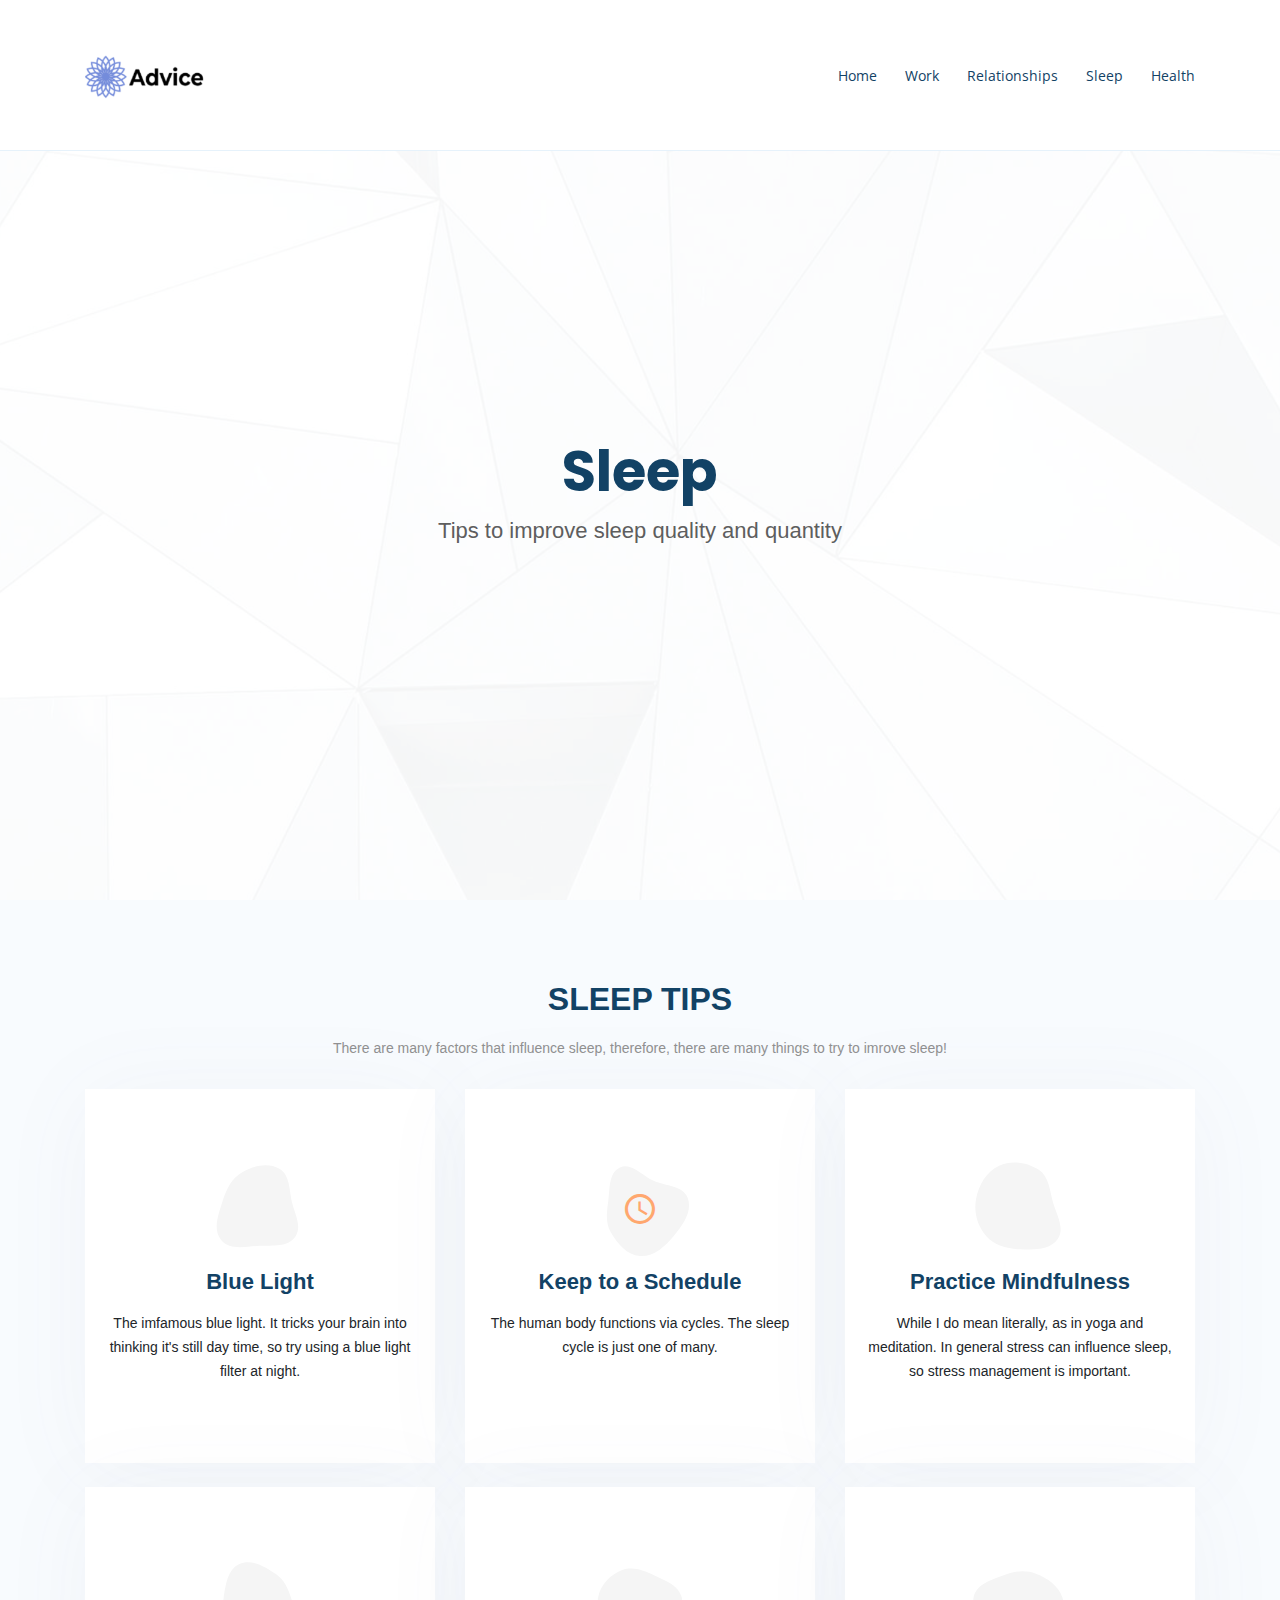
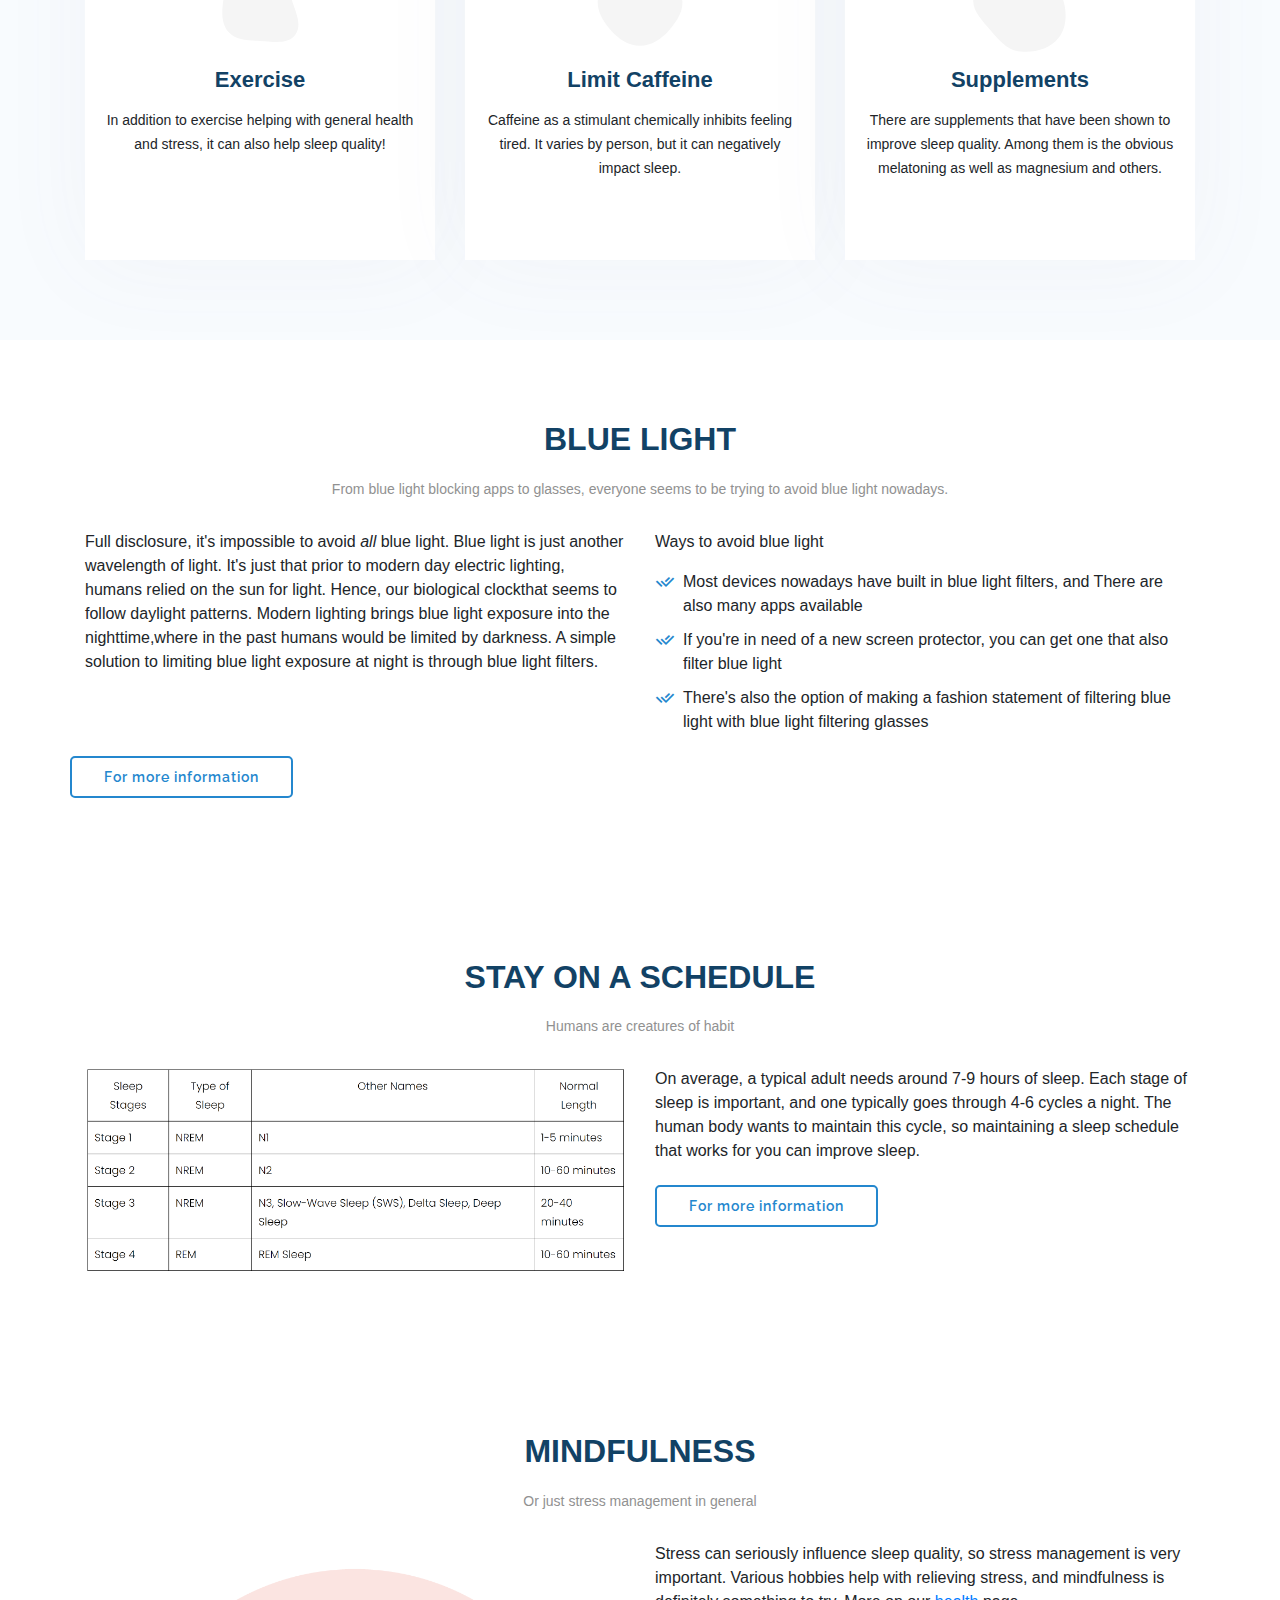
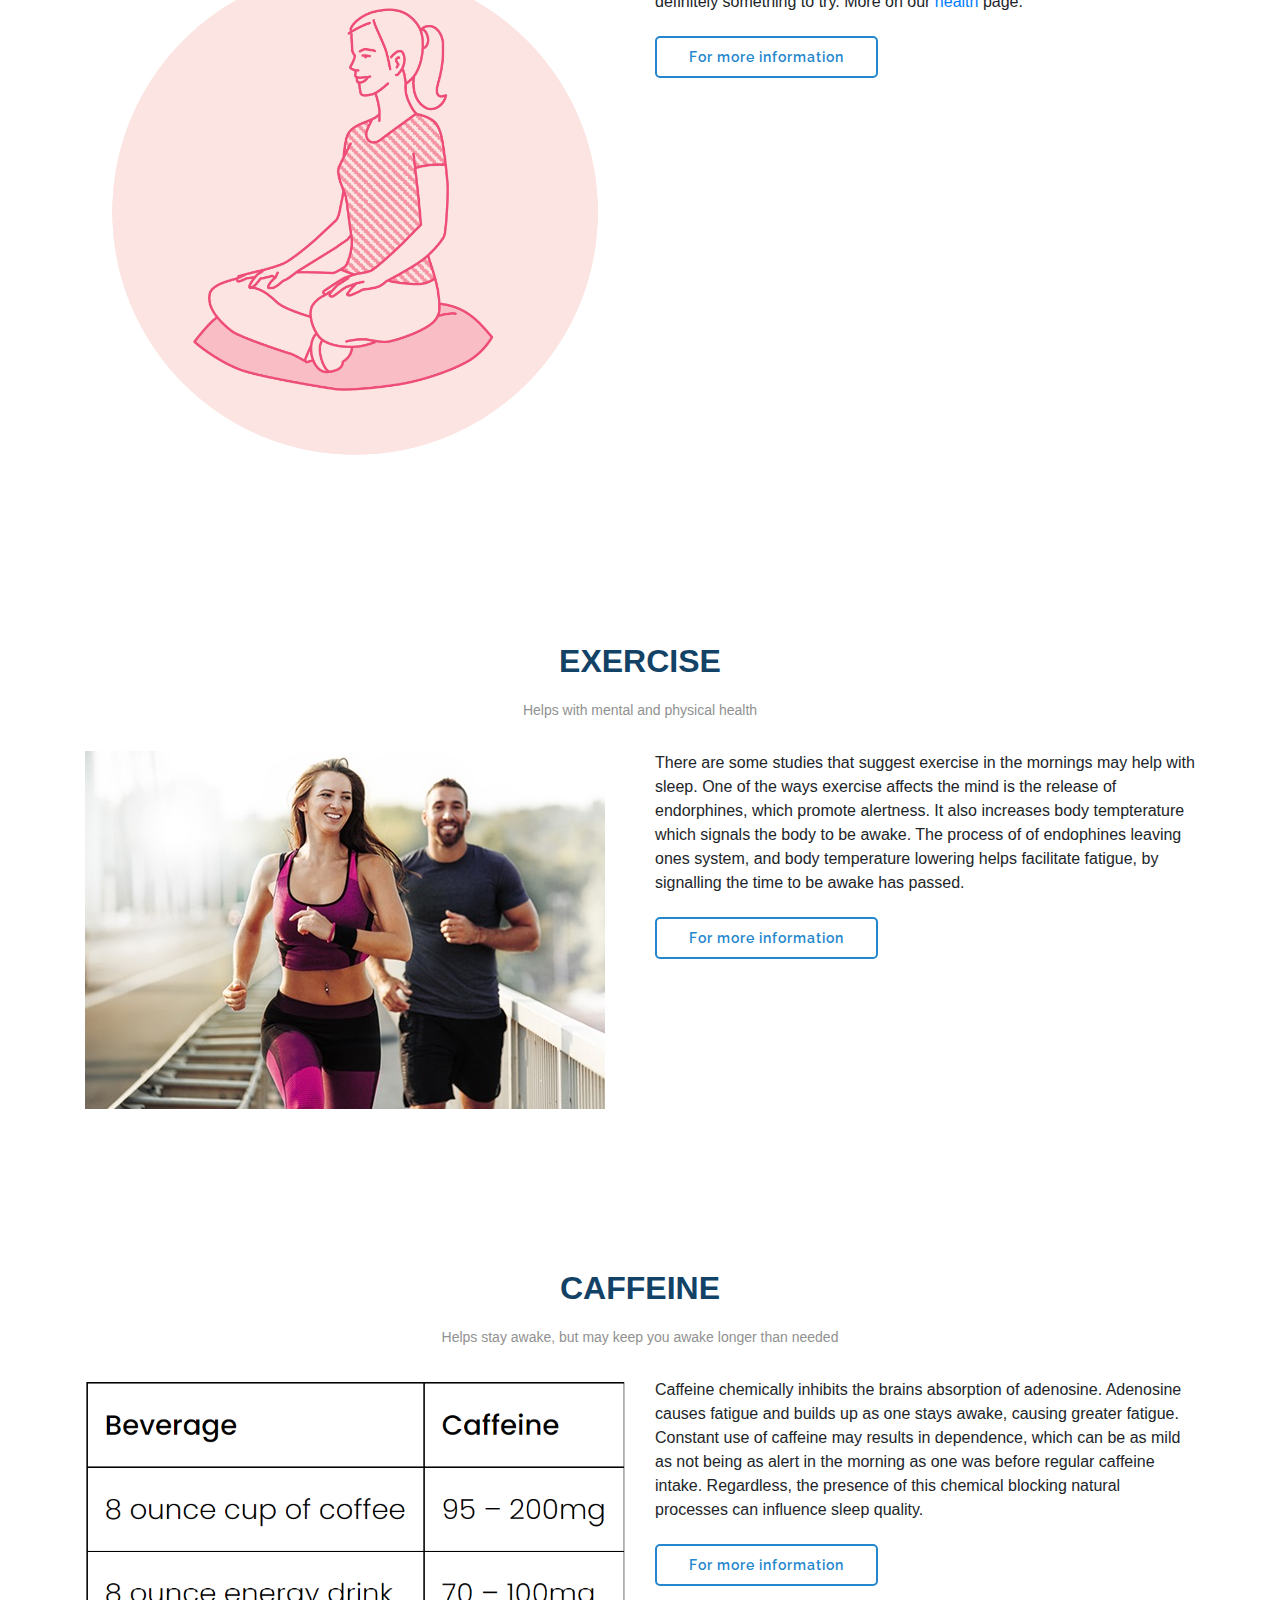
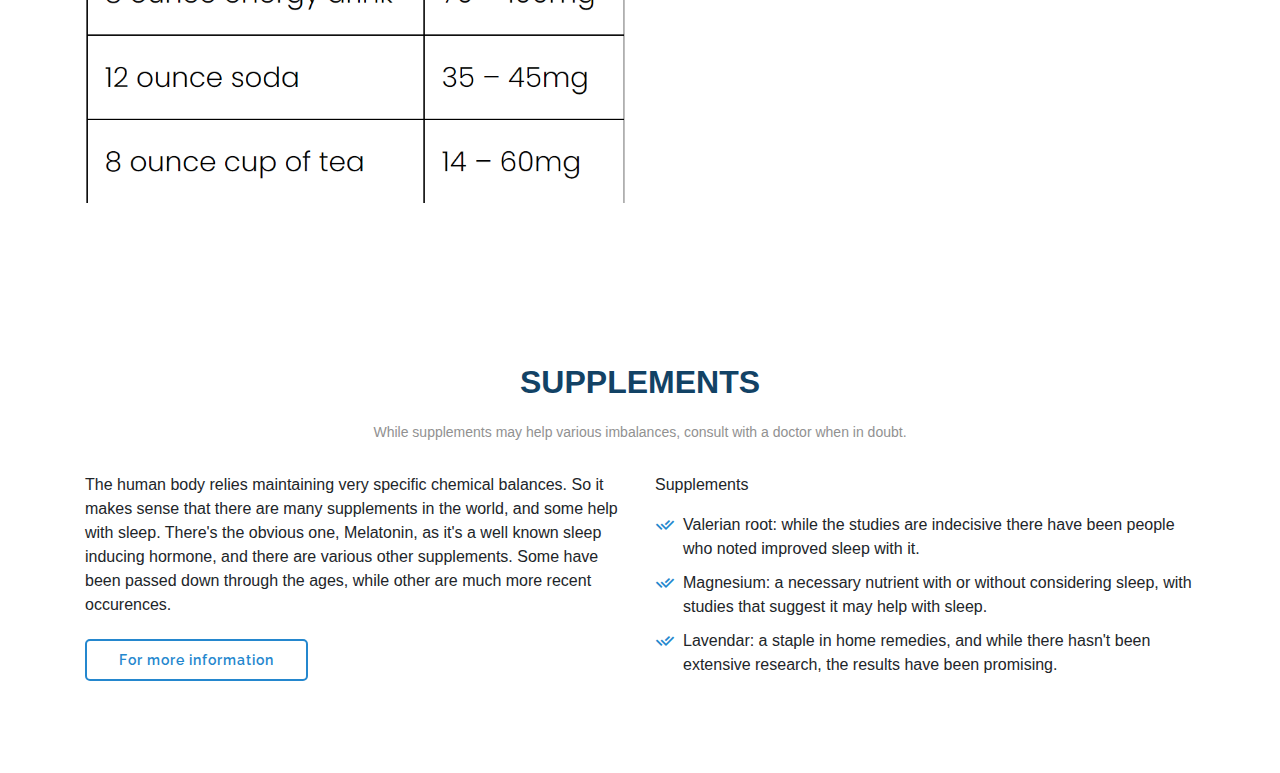
<file: sleep.html>
<!DOCTYPE html>
<html lang="en">

<head>
    <meta charset="utf-8">
    <meta content="width=device-width, initial-scale=1.0" name="viewport">
    
    <title>Relationships</title>
    <meta content="" name="description">
    <meta content="" name="keywords">
    
    <!-- Favicons -->
    <link href="assets/img/favicon.png" rel="icon">
    <link href="assets/img/apple-touch-icon.png" rel="apple-touch-icon">
    
    <!-- Google Fonts -->
    <link href="https://fonts.googleapis.com/css?family=Open+Sans:300,300i,400,400i,600,600i,700,700i|Raleway:300,300i,400,400i,500,500i,600,600i,700,700i|Poppins:300,300i,400,400i,500,500i,600,600i,700,700i" rel="stylesheet">
    <meta name="viewport" content="width=device-width, initial-scale=1">
    <link rel="stylesheet" href="https://fonts.googleapis.com/icon?family=Material+Icons">
    
    <!-- Vendor CSS Files -->
    <link href="assets/vendor/bootstrap/css/bootstrap.min.css" rel="stylesheet">
    <link href="assets/vendor/icofont/icofont.min.css" rel="stylesheet">
    <link href="assets/vendor/boxicons/css/boxicons.min.css" rel="stylesheet">
    <link href="assets/vendor/remixicon/remixicon.css" rel="stylesheet">
    <link href="assets/vendor/venobox/venobox.css" rel="stylesheet">
    <link href="assets/vendor/owl.carousel/assets/owl.carousel.min.css" rel="stylesheet">
    <link href="assets/vendor/aos/aos.css" rel="stylesheet">
    
    <!-- Template Main CSS File -->
    <link href="assets/css/style.css" rel="stylesheet">
    
    <!-- =======================================================
    * Template Name: OnePage - v2.2.2
    * Template URL: https://bootstrapmade.com/onepage-multipurpose-bootstrap-template/
    * Author: BootstrapMade.com
    * License: https://bootstrapmade.com/license/
    ======================================================== -->
</head>
      
<body>
  <!-- ======= Header ======= -->
  <header id="header" class="fixed-top">
      <div class="container d-flex align-items-center">
  
        <a href="index.html" class="logo mr-auto"><img src="assets/img/ProperAdviceLogo.png" alt="" class="img-fluid"></a>
  
        <!-- Uncomment below if you prefer to use an image logo -->
        <!-- <a href="index.html" class="logo mr-auto"><img src="assets/img/logo.png" alt="" class="img-fluid"></a>-->
  
        <nav class="nav-menu d-none d-lg-block">
          <ul>
            <li><a href="index.html">Home</a></li>
            <li><a href="work.html">Work</a></li>
            <li><a href="relationship.html">Relationships</a></li>
            <li><a href="sleep.html">Sleep</a></li>
            <li><a href="health.html">Health</a></li>
            <!-- <li><a href="#pricing">Pricing</a></li> -->
            <!-- <li class="drop-down"><a href="">Drop Down</a>
              <ul>
                <li><a href="#">Drop Down 1</a></li>
                <li class="drop-down"><a href="#">Deep Drop Down</a>
                  <ul>
                    <li><a href="#">Deep Drop Down 1</a></li>
                    <li><a href="#">Deep Drop Down 2</a></li>
                    <li><a href="#">Deep Drop Down 3</a></li>
                    <li><a href="#">Deep Drop Down 4</a></li>
                    <li><a href="#">Deep Drop Down 5</a></li>
                  </ul>
                </li>
                <li><a href="#">Drop Down 2</a></li>
                <li><a href="#">Drop Down 3</a></li>
                <li><a href="#">Drop Down 4</a></li>
              </ul>
            </li>
            <li><a href="#contact">Contact</a></li> -->
  
          </ul>
        </nav><!-- .nav-menu -->
  
        <!-- <a href="#about" class="get-started-btn scrollto">What's on your mind?</a> -->
  
      </div>
    </header><!-- End Header -->

  <main>

    <!-- ======= About Section ======= -->
  
    <section id="hero" class="d-flex align-items-center">
        <div class="container position-relative">
          <div class="row justify-content-center">
            <div class="col-xl-7 col-lg-9 text-center">
              <h1>Sleep</h1>
              <h2>Tips to improve sleep quality and quantity</h2>
            </div>
          </div>
        </div>
    </section>

    <section id="services" class="services section-bg">
      <div class="container">

        <div class="section-title">
          <h2>Sleep Tips</h2>
          <p>There are many factors that influence sleep, therefore, there are many things to try to imrove sleep!</p>
        </div>

        <div class="row">
          <div class="col-lg-4 col-md-6 d-flex align-items-stretch" data-aos-delay="100">
            <div class="icon-box iconbox-blue">
              <div class="icon">
                <svg width="100" height="100" viewBox="0 0 600 600" xmlns="http://www.w3.org/2000/svg">
                  <path stroke="none" stroke-width="0" fill="#f5f5f5" d="M300,521.0016835830174C376.1290562159157,517.8887921683347,466.0731472004068,529.7835943286574,510.70327084640275,468.03025145048787C554.3714126377745,407.6079735673963,508.03601936045806,328.9844924480964,491.2728898941984,256.3432110539036C474.5976632858925,184.082847569629,479.9380746630129,96.60480741107993,416.23090153303,58.64404602377083C348.86323505073057,18.502131276798302,261.93793281208167,40.57373210992963,193.5410806939664,78.93577620505333C130.42746243093433,114.334589627462,98.30271207620316,179.96522072025542,76.75703585869454,249.04625023123273C51.97151888228291,328.5150500222984,13.704378332031375,421.85034740162234,66.52175969318436,486.19268352777647C119.04800174914682,550.1803526380478,217.28368757567262,524.383925680826,300,521.0016835830174"></path>
                </svg>
                <i class="material-icons">lightbulb</i>
              </div>
              <h4><a href="#bluelight">Blue Light</a></h4>
              <p>The imfamous blue light. It tricks your brain into thinking it's still day time, so try using a blue light filter at night.</p>
            </div>
          </div>

          <div class="col-lg-4 col-md-6 d-flex align-items-stretch mt-4 mt-md-0" data-aos-delay="200">
            <div class="icon-box iconbox-orange ">
              <div class="icon">
                <svg width="100" height="100" viewBox="0 0 600 600" xmlns="http://www.w3.org/2000/svg">
                  <path stroke="none" stroke-width="0" fill="#f5f5f5" d="M300,582.0697525312426C382.5290701553225,586.8405444964366,449.9789794690241,525.3245884688669,502.5850820975895,461.55621195738473C556.606425686781,396.0723002908107,615.8543463187945,314.28637112970534,586.6730223649479,234.56875336149918C558.9533121215079,158.8439757836574,454.9685369536778,164.00468322053177,381.49747125262974,130.76875717737553C312.15926192815925,99.40240125094834,248.97055460311594,18.661163978235184,179.8680185752513,50.54337015887873C110.5421016452524,82.52863877960104,119.82277516462835,180.83849132639028,109.12597500060166,256.43424936330496C100.08760227029461,320.3096726198365,92.17705696193138,384.0621239912766,124.79988738764834,439.7174275375508C164.83382741302287,508.01625554203684,220.96474134820875,577.5009287672846,300,582.0697525312426"></path>
                </svg>
                <i class="material-icons">schedule</i>
              </div>
              <h4><a href="#schedule">Keep to a Schedule</a></h4>
              <p>The human body functions via cycles. The sleep cycle is just one of many.</p>
            </div>
          </div>

          <div class="col-lg-4 col-md-6 d-flex align-items-stretch mt-4 mt-lg-0" data-aos-delay="300">
            <div class="icon-box iconbox-pink">
              <div class="icon">
                <svg width="100" height="100" viewBox="0 0 600 600" xmlns="http://www.w3.org/2000/svg">
                  <path stroke="none" stroke-width="0" fill="#f5f5f5" d="M300,541.5067337569781C382.14930387511276,545.0595476570109,479.8736841581634,548.3450877840088,526.4010558755058,480.5488172755941C571.5218469581645,414.80211281144784,517.5187510058486,332.0715597781072,496.52539010469104,255.14436215662573C477.37192572678356,184.95920475031193,473.57363656557914,105.61284051026155,413.0603344069578,65.22779650032875C343.27470386102294,18.654635553484475,251.2091493199835,5.337323636656869,175.0934190732945,40.62881213300186C97.87086631185822,76.43348514350839,51.98124368387456,156.15599469081315,36.44837278890362,239.84606092416172C21.716077023791087,319.22268207091537,43.775223500013084,401.1760424656574,96.891909868211,461.97329694683043C147.22146801428983,519.5804099606455,223.5754009179313,538.201503339737,300,541.5067337569781"></path>
                </svg>
                <i class="material-icons">self_improvement</i>
              </div>
              <h4><a href="#mindfulness">Practice Mindfulness</a></h4>
              <p>While I do mean literally, as in yoga and meditation. In general stress can influence sleep, so stress management is important.</p>
            </div>
          </div>

          <div class="col-lg-4 col-md-6 d-flex align-items-stretch mt-4" data-aos-delay="100">
            <div class="icon-box iconbox-yellow">
              <div class="icon">
                <svg width="100" height="100" viewBox="0 0 600 600" xmlns="http://www.w3.org/2000/svg">
                  <path stroke="none" stroke-width="0" fill="#f5f5f5" d="M300,503.46388370962813C374.79870501325706,506.71871716319447,464.8034551963731,527.1746412648533,510.4981551193396,467.86667711651364C555.9287308511215,408.9015244558933,512.6030010748507,327.5744911775523,490.211057578863,256.5855673507754C471.097692560561,195.9906835881958,447.69079081568157,138.11976852964426,395.19560036434837,102.3242989838813C329.3053358748298,57.3949838291264,248.02791733380457,8.279543830951368,175.87071277845988,42.242879143198664C103.41431057327972,76.34704239035025,93.79494320519305,170.9812938413882,81.28167332365135,250.07896920659033C70.17666984294237,320.27484674793965,64.84698225790005,396.69656628748305,111.28512138212992,450.4950937839243C156.20124167950087,502.5303643271138,231.32542653798444,500.4755392045468,300,503.46388370962813"></path>
                </svg>
                <i class="material-icons">sports_basketball</i>
              </div>
              <h4><a href="#excercise">Exercise</a></h4>
              <p>In addition to exercise helping with general health and stress, it can also help sleep quality!</p>
            </div>
          </div>

          <div class="col-lg-4 col-md-6 d-flex align-items-stretch mt-4" data-aos-delay="200">
            <div class="icon-box iconbox-red">
              <div class="icon">
                <svg width="100" height="100" viewBox="0 0 600 600" xmlns="http://www.w3.org/2000/svg">
                  <path stroke="none" stroke-width="0" fill="#f5f5f5" d="M300,532.3542879108572C369.38199826031484,532.3153073249985,429.10787420159085,491.63046689027357,474.5244479745417,439.17860296908856C522.8885846962883,383.3225815378663,569.1668002868075,314.3205725914397,550.7432151929288,242.7694973846089C532.6665558377875,172.5657663291529,456.2379748765914,142.6223662098291,390.3689995646985,112.34683881706744C326.66090330228417,83.06452184765237,258.84405631176094,53.51806209861945,193.32584062364296,78.48882559362697C121.61183558270385,105.82097193414197,62.805066853699245,167.19869350419734,48.57481801355237,242.6138429142374C34.843463184063346,315.3850353017275,76.69343916112496,383.4422959591041,125.22947124332185,439.3748458443577C170.7312796277747,491.8107796887764,230.57421082200815,532.3932930995766,300,532.3542879108572"></path>
                </svg>
                <i class="material-icons">coffee</i>
              </div>
              <h4><a href="#caffeine">Limit Caffeine</a></h4>
              <p>Caffeine as a stimulant chemically inhibits feeling tired. It varies by person, but it can negatively impact sleep.</p>
            </div>
          </div>

          <div class="col-lg-4 col-md-6 d-flex align-items-stretch mt-4" data-aos-delay="300">
            <div class="icon-box iconbox-teal">
              <div class="icon">
                <svg width="100" height="100" viewBox="0 0 600 600" xmlns="http://www.w3.org/2000/svg">
                  <path stroke="none" stroke-width="0" fill="#f5f5f5" d="M300,566.797414625762C385.7384707136149,576.1784315230908,478.7894351017131,552.8928747891023,531.9192734346935,484.94944893311C584.6109503024035,417.5663521118492,582.489472248146,322.67544863468447,553.9536738515405,242.03673114598146C529.1557734026468,171.96086150256528,465.24506316201064,127.66468636344209,395.9583748389544,100.7403814666027C334.2173773831606,76.7482773500951,269.4350130405921,84.62216499799875,207.1952322260088,107.2889140133804C132.92018162631612,134.33871894543012,41.79353780512637,160.00259165414826,22.644507872594943,236.69541883565114C3.319112789854554,314.0945973066697,72.72355303640163,379.243833228382,124.04198916343866,440.3218312028393C172.9286146004772,498.5055451809895,224.45579914871206,558.5317968840102,300,566.797414625762"></path>
                </svg>
                <i class="material-icons">medication</i>
              </div>
              <h4><a href="#supplement">Supplements</a></h4>
              <p>There are supplements that have been shown to improve sleep quality. Among them is the obvious melatoning as well as magnesium and others.</p>
            </div>
          </div>

        </div>

      </div>
    </section><!-- End Sevices Section -->

    <section id="bluelight" class="about">
        <div class="container">
  
          <div class="section-title">
            <h2>Blue Light</h2>
            <p>From blue light blocking apps to glasses, everyone seems to be trying to avoid blue light nowadays.</p>
          </div>
  
          <div class="row content">
            <div class="col-lg-6">
              <p>
                Full disclosure, it's impossible to avoid <i>all</i> blue light. Blue light is just another wavelength
                of light. It's just that prior to modern day electric lighting, humans relied on the sun for light. Hence,
                our biological clockthat seems to follow daylight patterns. Modern lighting brings blue light exposure into
                the nighttime,where in the past humans would be limited by darkness. A simple solution to limiting blue light
                exposure at night is through blue light filters.
              </p>
            </div>
            <div class="col-lg-6 pt-4 pt-lg-0">
              <p>Ways to avoid blue light
              </p>
              <ul>
                <li><i class="ri-check-double-line"></i> Most devices nowadays have built in blue light filters, and There
                are also many apps available</li>
                <li><i class="ri-check-double-line"></i> If you're in need of a new screen protector, you can get one that
                also filter blue light</li>
                <li><i class="ri-check-double-line"></i> There's also the option of making a fashion statement of filtering
                blue light with blue light filtering glasses</li>
              </ul>
            </div>
            <a href="https://www.health.harvard.edu/staying-healthy/blue-light-has-a-dark-side" class="btn-learn-more">For more information</a>
          </div>
  
        </div>
      </section><!-- End About Section -->
      

    <section id="schedule" class="about">
        <div class="container">
  
          <div class="section-title">
            <h2>Stay on a Schedule</h2>
            <p>Humans are creatures of habit</p>
          </div>
  
          <div class="row content makeflex">
            <div class="col-lg-6">
                <img src="assets/img/sleepcycle.png" alt="sleep cylce table" class="sleepsched  makeflexchild">
            </div>
            <div class="col-lg-6 pt-4 pt-lg-0">
              <p>On average, a typical adult needs around 7-9 hours of sleep. Each stage of sleep is important, 
                  and one typically goes through 4-6 cycles a night. The human body wants to maintain this cycle,
                  so maintaining a sleep schedule that works for you can improve sleep.
              </p>
              <a href="https://www.sleepfoundation.org/how-sleep-works/stages-of-sleep" class="btn-learn-more">For more information</a>
            </div>
          </div>
  
        </div>
      </section><!-- End About Section -->

      <section id="mindfulness" class="about">
        <div class="container">
  
          <div class="section-title">
            <h2>Mindfulness</h2>
            <p>Or just stress management in general</p>
          </div>
  
          <div class="row content makeflex">
            <div class="col-lg-6">
                <img src="assets/img/mindfulness.png" alt="mindfulness" class="sleepsched  makeflexchild">
            </div>
            <div class="col-lg-6 pt-4 pt-lg-0">
              <p>Stress can seriously influence sleep quality, so stress management is very important. Various
                  hobbies help with relieving stress, and mindfulness is definitely something to try. More on
                  our <a href="health.html">health</a> page.
              </p>
              <a href="https://www.mindful.org/meditation/mindfulness-getting-started/" class="btn-learn-more">For more information</a>
            </div>
          </div>
  
        </div>
      </section><!-- End About Section -->

      <section id="excercise" class="about">
        <div class="container">
  
          <div class="section-title">
            <h2>Exercise</h2>
            <p>Helps with mental and physical health</p>
          </div>
  
          <div class="row content makeflex">
            <div class="col-lg-6">
                <img src="assets/img/exercise.jpg" alt="mindfulness" class="sleepsched  makeflexchild">
            </div>
            <div class="col-lg-6 pt-4 pt-lg-0">
              <p>There are some studies that suggest exercise in the mornings may help with sleep. One 
                  of the ways exercise affects the mind is the release of endorphines, which
                  promote alertness. It also increases body tempterature which signals the body to be awake.
                  The process of of endophines leaving ones system, and body temperature lowering helps facilitate
                  fatigue, by signalling the time to be awake has passed.
              </p>
              <a href="https://www.hopkinsmedicine.org/health/wellness-and-prevention/exercising-for-better-sleep" class="btn-learn-more">For more information</a>
            </div>
          </div>
  
        </div>
      </section><!-- End About Section -->

      <section id="caffeine" class="about">
        <div class="container">
  
          <div class="section-title">
            <h2>Caffeine</h2>
            <p>Helps stay awake, but may keep you awake longer than needed</p>
          </div>
  
          <div class="row content makeflex">
            <div class="col-lg-6">
                <img src="assets/img/caffeine.png" alt="caffeine levels in coffee" class="sleepsched">
            </div>
            <div class="col-lg-6 pt-4 pt-lg-0 makeflexchild">
              <p>Caffeine chemically inhibits the brains absorption of adenosine. Adenosine causes fatigue
                  and builds up as one stays awake, causing greater fatigue. Constant use of caffeine may results
                  in dependence, which can be as mild as not being as alert in the morning as one was before
                  regular caffeine intake. Regardless, the presence of this chemical blocking natural processes
                  can influence sleep quality.
              </p>
              <a href="https://www.sleepfoundation.org/nutrition/caffeine-and-sleep" class="btn-learn-more">For more information</a>
            </div>
          </div>
  
        </div>
      </section><!-- End About Section -->

      <section id="supplement" class="about">
          <div class="container">
    
            <div class="section-title">
              <h2>Supplements</h2>
              <p>While supplements may help various imbalances, consult with a doctor when in doubt.</p>
            </div>
    
            <div class="row content">
              <div class="col-lg-6">
                <p>
                  The human body relies maintaining very specific chemical balances. So it makes sense that there 
                  are many supplements in the world, and some help with sleep. There's the obvious one, 
                  Melatonin, as it's a well known sleep inducing hormone, and there are various other supplements.
                  Some have been passed down through the ages, while other are much more recent occurences.
                </p>
                <a href="https://www.healthline.com/nutrition/sleep-aids#lavender" class="btn-learn-more">For more information</a>
              </div>
              <div class="col-lg-6 pt-4 pt-lg-0">
                <p>Supplements
                </p>
                <ul>
                  <li><i class="ri-check-double-line"></i> Valerian root: while the studies are indecisive
                there have been people who noted improved sleep with it.</li>
                  <li><i class="ri-check-double-line"></i> Magnesium: a necessary nutrient with or without 
                considering sleep, with studies that suggest it may help with sleep.</li>
                  <li><i class="ri-check-double-line"></i>Lavendar: a staple in home remedies, and while there
                hasn't been extensive research, the results have been promising.</li>
                </ul>
              </div>
            </div>
    
          </div>
        </section><!-- End About Section -->
        
  </main>

</body>

</html>
</file>
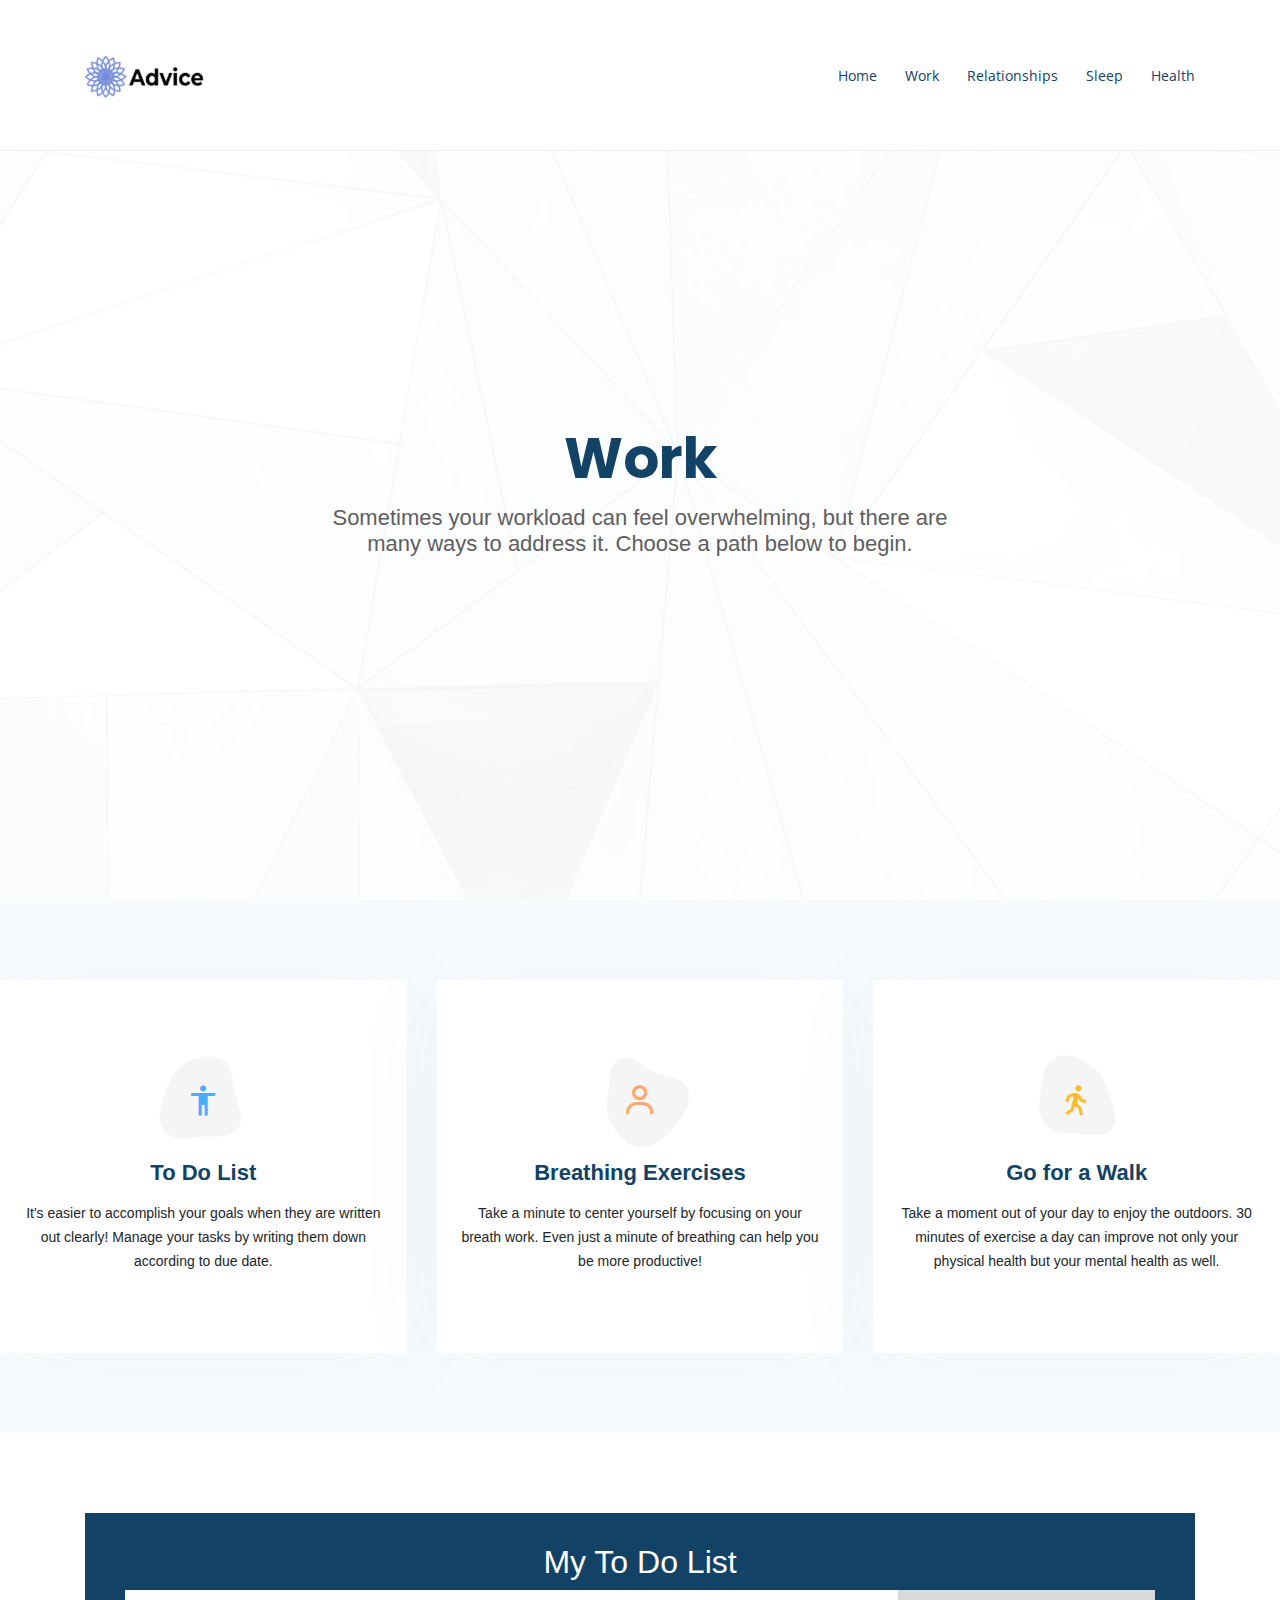
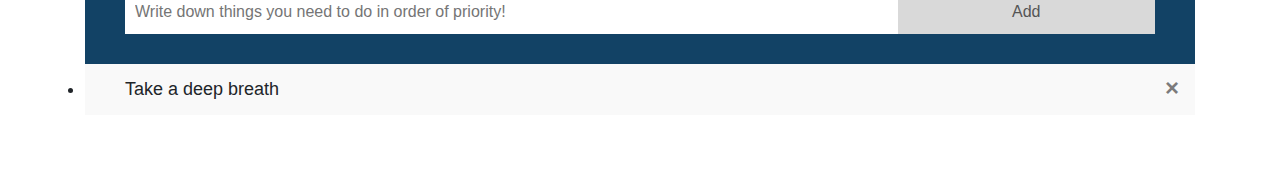
<file: work.html>
<!DOCTYPE html>
<html lang="en">

<head>
    <meta charset="utf-8">
    <meta content="width=device-width, initial-scale=1.0" name="viewport">
    
    <title>Relationships</title>
    <meta content="" name="description">
    <meta content="" name="keywords">
    
    <!-- Favicons -->
    <link href="assets/img/favicon.png" rel="icon">
    <link href="assets/img/apple-touch-icon.png" rel="apple-touch-icon">
    
    <!-- Google Fonts -->
    <link href="https://fonts.googleapis.com/css?family=Open+Sans:300,300i,400,400i,600,600i,700,700i|Raleway:300,300i,400,400i,500,500i,600,600i,700,700i|Poppins:300,300i,400,400i,500,500i,600,600i,700,700i" rel="stylesheet">
    
    <!-- Vendor CSS Files -->
    <link href="assets/vendor/bootstrap/css/bootstrap.min.css" rel="stylesheet">
    <link href="assets/vendor/icofont/icofont.min.css" rel="stylesheet">
    <link href="assets/vendor/boxicons/css/boxicons.min.css" rel="stylesheet">
    <link href="assets/vendor/remixicon/remixicon.css" rel="stylesheet">
    <link href="assets/vendor/venobox/venobox.css" rel="stylesheet">
    <link href="assets/vendor/owl.carousel/assets/owl.carousel.min.css" rel="stylesheet">
    <link href="assets/vendor/aos/aos.css" rel="stylesheet">
    
    <!-- Template Main CSS File -->
    <link href="assets/css/style.css" rel="stylesheet">
    
    <!-- =======================================================
    * Template Name: OnePage - v2.2.2
    * Template URL: https://bootstrapmade.com/onepage-multipurpose-bootstrap-template/
    * Author: BootstrapMade.com
    * License: https://bootstrapmade.com/license/
    ======================================================== -->
</head>
      
<body>
  <!-- ======= Header ======= -->
  <header id="header" class="fixed-top">
      <div class="container d-flex align-items-center">
  
        <a href="index.html" class="logo mr-auto"><img src="assets/img/ProperAdviceLogo.png" alt="" class="img-fluid"></a>
  
        <!-- Uncomment below if you prefer to use an image logo -->
        <!-- <a href="index.html" class="logo mr-auto"><img src="assets/img/logo.png" alt="" class="img-fluid"></a>-->
  
        <nav class="nav-menu d-none d-lg-block">
          <ul>
            <li><a href="index.html">Home</a></li>
            <li><a href="work.html">Work</a></li>
            <li><a href="relationship.html">Relationships</a></li>
            <li><a href="sleep.html">Sleep</a></li>
            <li><a href="health.html">Health</a></li>
            <!-- <li><a href="#pricing">Pricing</a></li> -->
            <!-- <li class="drop-down"><a href="">Drop Down</a>
              <ul>
                <li><a href="#">Drop Down 1</a></li>
                <li class="drop-down"><a href="#">Deep Drop Down</a>
                  <ul>
                    <li><a href="#">Deep Drop Down 1</a></li>
                    <li><a href="#">Deep Drop Down 2</a></li>
                    <li><a href="#">Deep Drop Down 3</a></li>
                    <li><a href="#">Deep Drop Down 4</a></li>
                    <li><a href="#">Deep Drop Down 5</a></li>
                  </ul>
                </li>
                <li><a href="#">Drop Down 2</a></li>
                <li><a href="#">Drop Down 3</a></li>
                <li><a href="#">Drop Down 4</a></li>
              </ul>
            </li>
            <li><a href="#contact">Contact</a></li> -->
  
          </ul>
        </nav><!-- .nav-menu -->
  
        <!-- <a href="#about" class="get-started-btn scrollto">What's on your mind?</a> -->
  
      </div>
    </header><!-- End Header -->
  <main>
    
  
    <section id="hero" class="d-flex align-items-center">
      <div class="container position-relative">
        <div class="row justify-content-center">
          <div class="col-xl-7 col-lg-9 text-center">
            <h1>Work</h1>
            <h2>Sometimes your workload can feel overwhelming, but there are many ways to address it. Choose a path below to begin.</h2>
          </div>
        </div>
      </div>
  </section>

<!-- ======= Work Section ======= -->
<!-- <section id="relationship-padding">  -->
<section id="mentalHealth" class="services section-bg">

    <div class="row">
        <div class="col-lg-4 col-md-6 d-flex align-items-stretch" >
          <div class="icon-box iconbox-blue">
            <div class="icon">
              <svg width="100" height="100" viewBox="0 0 600 600" xmlns="http://www.w3.org/2000/svg">
                <path stroke="none" stroke-width="0" fill="#f5f5f5" d="M300,521.0016835830174C376.1290562159157,517.8887921683347,466.0731472004068,529.7835943286574,510.70327084640275,468.03025145048787C554.3714126377745,407.6079735673963,508.03601936045806,328.9844924480964,491.2728898941984,256.3432110539036C474.5976632858925,184.082847569629,479.9380746630129,96.60480741107993,416.23090153303,58.64404602377083C348.86323505073057,18.502131276798302,261.93793281208167,40.57373210992963,193.5410806939664,78.93577620505333C130.42746243093433,114.334589627462,98.30271207620316,179.96522072025542,76.75703585869454,249.04625023123273C51.97151888228291,328.5150500222984,13.704378332031375,421.85034740162234,66.52175969318436,486.19268352777647C119.04800174914682,550.1803526380478,217.28368757567262,524.383925680826,300,521.0016835830174"></path>
              </svg>
              <i class="bx bx-body"></i>
            </div>
            <h4><a href="#myDIV">To Do List</a></h4>
            <p>It's easier to accomplish your goals when they are written out clearly! Manage your tasks by writing them down according to 
              due date.
            </p>
          </div>
        </div>

        <div class="col-lg-4 col-md-6 d-flex align-items-stretch mt-4 mt-md-0" >
          <div class="icon-box iconbox-orange ">
            <div class="icon">
              <svg width="100" height="100" viewBox="0 0 600 600" xmlns="http://www.w3.org/2000/svg">
                <path stroke="none" stroke-width="0" fill="#f5f5f5" d="M300,582.0697525312426C382.5290701553225,586.8405444964366,449.9789794690241,525.3245884688669,502.5850820975895,461.55621195738473C556.606425686781,396.0723002908107,615.8543463187945,314.28637112970534,586.6730223649479,234.56875336149918C558.9533121215079,158.8439757836574,454.9685369536778,164.00468322053177,381.49747125262974,130.76875717737553C312.15926192815925,99.40240125094834,248.97055460311594,18.661163978235184,179.8680185752513,50.54337015887873C110.5421016452524,82.52863877960104,119.82277516462835,180.83849132639028,109.12597500060166,256.43424936330496C100.08760227029461,320.3096726198365,92.17705696193138,384.0621239912766,124.79988738764834,439.7174275375508C164.83382741302287,508.01625554203684,220.96474134820875,577.5009287672846,300,582.0697525312426"></path>
              </svg>
              <i class="bx bx-user"></i>
            </div>
            <h4><a href="https://www.google.com/search?q=breathing+exercise">Breathing Exercises</a></h4>
            <p>Take a minute to center yourself by focusing on your breath work. Even just a minute of breathing can help you be more 
              productive!
            </p>
          </div>
        </div>


        <div class="col-lg-4 col-md-6 d-flex align-items-stretch mt-4 mt-lg-0" >
          <div class="icon-box iconbox-yellow">
            <div class="icon">
              <svg width="100" height="100" viewBox="0 0 600 600" xmlns="http://www.w3.org/2000/svg">
                <path stroke="none" stroke-width="0" fill="#f5f5f5" d="M300,503.46388370962813C374.79870501325706,506.71871716319447,464.8034551963731,527.1746412648533,510.4981551193396,467.86667711651364C555.9287308511215,408.9015244558933,512.6030010748507,327.5744911775523,490.211057578863,256.5855673507754C471.097692560561,195.9906835881958,447.69079081568157,138.11976852964426,395.19560036434837,102.3242989838813C329.3053358748298,57.3949838291264,248.02791733380457,8.279543830951368,175.87071277845988,42.242879143198664C103.41431057327972,76.34704239035025,93.79494320519305,170.9812938413882,81.28167332365135,250.07896920659033C70.17666984294237,320.27484674793965,64.84698225790005,396.69656628748305,111.28512138212992,450.4950937839243C156.20124167950087,502.5303643271138,231.32542653798444,500.4755392045468,300,503.46388370962813"></path>
              </svg>
              <i class="bx bx-walk"></i>
            </div>
            <h4><a href="">Go for a Walk</a></h4>
            <p>Take a moment out of your day to enjoy the outdoors. 30 minutes of exercise a day can improve not only your physical health
              but your mental health as well.
            </p>
          </div>
        </div>


    </div>

  </div>
</section><!-- End Mental Health Section -->

    <!-- ======= About Section ======= -->
    <section id="about" class="about">
      <div class="container">

        <div id="myDIV" class="header">
          <h2>My To Do List</h2>
          <input type="text" id="myInput" placeholder="Write down things you need to do in order of priority!">
          <span onclick="newElement()" class="addBtn">Add</span>
        </div>
        
        <ul id="myUL">
          <li>Take a deep breath</li>
          
        </ul>
        

      </div>
    </section>
  <!-- </section> -->
  </main>
  <script src="assets/vendor/jquery/jquery.min.js"></script>

<script>
// Create a "close" button and append it to each list item
// var myNodelist = document.getElementsByTagName("LI");
var myNodelist = $("#myUL li");
var i;
for (i = 0; i < myNodelist.length; i++) {
  var span = document.createElement("SPAN");
  var txt = document.createTextNode("\u00D7");
  span.className = "close";
  span.appendChild(txt);
  myNodelist[i].appendChild(span);
}

// Click on a close button to hide the current list item
var close = document.getElementsByClassName("close");
var i;
for (i = 0; i < close.length; i++) {
  close[i].onclick = function() {
    var div = this.parentElement;
    div.style.display = "none";
  }
}

// Add a "checked" symbol when clicking on a list item
var list = document.getElementById('myUL');
list.addEventListener('click', function(ev) {
  if (ev.target.tagName === 'LI') {
    ev.target.classList.toggle('checked');
  }
}, false);

// Create a new list item when clicking on the "Add" button
function newElement() {
  var li = document.createElement("li");
  var inputValue = document.getElementById("myInput").value;
  var t = document.createTextNode(inputValue);
  li.appendChild(t);
  if (inputValue === '') {
    alert("You must write something!");
  } else {
    document.getElementById("myUL").appendChild(li);
  }
  document.getElementById("myInput").value = "";

  var span = document.createElement("SPAN");
  var txt = document.createTextNode("\u00D7");
  span.className = "close";
  span.appendChild(txt);
  li.appendChild(span);

  for (i = 0; i < close.length; i++) {
    close[i].onclick = function() {
      var div = this.parentElement;
      div.style.display = "none";
    }
  }
}

</script>


</body>

</html>
</file>
<file: assets/vendor/venobox/venobox.css>
/* ------ venobox.css --------*/
.vbox-overlay *, .vbox-overlay *:before, .vbox-overlay *:after{
    -webkit-backface-visibility: hidden;
    -webkit-box-sizing:border-box;
    -moz-box-sizing:border-box;
    box-sizing:border-box;
}
.vbox-overlay * { 
    -webkit-backface-visibility: visible;
    backface-visibility: visible;
}
.vbox-overlay{
    display: -webkit-flex;
    display: flex;
    -webkit-flex-direction: column;
    flex-direction: column;
    -webkit-justify-content: center;
    justify-content: center;
    -webkit-align-items: center;
    align-items: center;
    position: fixed;
    left: 0;
    top: 0;
    bottom: 0;
    right: 0;
    z-index: 999999;
}

/* ----- navigation ----- */
.vbox-title{
    width: 100%;
    height: 40px;
    float: left;
    text-align: center;
    line-height: 28px;
    font-size: 12px;
    padding: 6px 50px;
    overflow: hidden;
    position: fixed;
    display: none;
    left: 0;
    z-index: 89;
}
.vbox-close{
    cursor: pointer;
    position: fixed;
    top: -1px;
    right: 0;
    width: 50px;
    height: 40px;
    padding: 6px;
    display: block;
    background-position:10px center;
    overflow: hidden;
    font-size: 24px;
    line-height: 1;
    text-align: center;
    z-index: 99;
}
.vbox-left{
    cursor: pointer;
    position: fixed;
    left: 0;
    height: 40px;
    overflow: hidden;
    line-height: 28px;
    font-size: 12px;
    z-index: 99;
    display: flex;
    align-items:center;
}
.vbox-num{
    display: inline-block;
    margin: 6px 0 6px 15px;
}
/* ----- Social share ----- */
.vbox-share{
    line-height: 28px;
    font-size: 12px;
    overflow: hidden;
    position: fixed;
    left: 0;
    z-index: 98;
    display: flex;
    align-items:center;
    justify-content: center;
    width: 100%;
    text-align: center;
}
.vbox-share svg{
    max-height: 28px;
    width: 28px;
    z-index: 10;
    margin-left: 12px;
    margin-top: 6px;
    margin-bottom: 6px;
    vertical-align: middle;
}


/* ----- navigation ARROWS ----- */
.vbox-next, .vbox-prev{
    position: fixed;
    top: 50%;
    margin-top: -15px;
    overflow: hidden;
    cursor: pointer;
    display: block;
    width: 45px;
    height: 45px;
    z-index: 99;
}
.vbox-next span, .vbox-prev span{
    position: relative;
    width: 20px;
    height: 20px;
    border: 2px solid transparent;
    border-top-color: #B6B6B6;
    border-right-color: #B6B6B6;
    text-indent: -100px;
    position: absolute;
    top: 8px;
    display: block;
}
.vbox-prev{
    left: 15px;
}
.vbox-next{
    right: 15px;
}
.vbox-prev span{
    left: 10px;
    -ms-transform: rotate(-135deg);
    -webkit-transform: rotate(-135deg);
    transform: rotate(-135deg);
}
.vbox-next span{
    -ms-transform: rotate(45deg);
    -webkit-transform: rotate(45deg);
    transform: rotate(45deg);
    right: 10px;
}
/* ------- inline window ------ */
.vbox-inline{
    width: 420px;
    height: 315px;
    height: 70vh;
    padding: 10px;
    background: #fff;
    margin: 0 auto;
    overflow: auto;
    text-align: left;
}
/* ------- Video & iFrames window ------ */
.venoframe{
    max-width: 100%;
    width: 100%;
    border: none;
    width: 100%;
    height: 260px;
    height: 70vh;
}
.venoframe.vbvid{
    height: 260px;
}
@media (min-width: 768px) {
    .venoframe, .vbox-inline{
        width: 90%;
        height: 360px;
        height: 70vh;
    }
    .venoframe.vbvid{
        width: 640px;
        height: 360px;
    }
}
@media (min-width: 992px) {
    .venoframe, .vbox-inline{
        max-width: 1200px;
        width: 80%;
        height: 540px;
        height: 70vh;
    }
    .venoframe.vbvid{
        width: 960px;
        height: 540px;
    }
}
/* 
Please do NOT edit this part! 
or at least read this note: http://i.imgur.com/7C0ws9e.gif
*/
.vbox-open{
    overflow: hidden;
}
.vbox-container{
    position: absolute;
    left: 0;
    right: 0;
    top: 0;
    bottom: 0;
    overflow-x: hidden;
    overflow-y: scroll;
    overflow-scrolling: touch;
    -webkit-overflow-scrolling: touch;
    z-index: 20;
    max-height: 100%;

}

.vbox-content{
    text-align: center;
    float: left;
    width: 100%;
    position: relative;
    overflow: hidden;
    padding: 20px 4%;
}
.vbox-container img{
    max-width: 100%;
    height: auto;
}
.vbox-figlio{
    box-shadow: 0 0 12px rgba(0,0,0,0.19), 0 6px 6px rgba(0,0,0,0.23);
    max-width: 100%;
    text-align: initial;
}
img.vbox-figlio{
    -webkit-user-select: none;
-khtml-user-select: none;
-moz-user-select: none;
-o-user-select: none;
user-select: none;
}
.vbox-content.swipe-left{
    margin-left: -200px !important;
}
.vbox-content.swipe-right{
    margin-left: 200px !important;
}
.vbox-animated{
    webkit-transition: margin 300ms ease-out;
    transition: margin 300ms ease-out;
}

/* ---------- preloader ----------
 * SPINKIT 
 * http://tobiasahlin.com/spinkit/
-------------------------------- */
.sk-double-bounce,.sk-rotating-plane{width:40px;height:40px;margin:40px auto}.sk-rotating-plane{background-color:#333;-webkit-animation:sk-rotatePlane 1.2s infinite ease-in-out;animation:sk-rotatePlane 1.2s infinite ease-in-out}@-webkit-keyframes sk-rotatePlane{0%{-webkit-transform:perspective(120px) rotateX(0) rotateY(0);transform:perspective(120px) rotateX(0) rotateY(0)}50%{-webkit-transform:perspective(120px) rotateX(-180.1deg) rotateY(0);transform:perspective(120px) rotateX(-180.1deg) rotateY(0)}100%{-webkit-transform:perspective(120px) rotateX(-180deg) rotateY(-179.9deg);transform:perspective(120px) rotateX(-180deg) rotateY(-179.9deg)}}@keyframes sk-rotatePlane{0%{-webkit-transform:perspective(120px) rotateX(0) rotateY(0);transform:perspective(120px) rotateX(0) rotateY(0)}50%{-webkit-transform:perspective(120px) rotateX(-180.1deg) rotateY(0);transform:perspective(120px) rotateX(-180.1deg) rotateY(0)}100%{-webkit-transform:perspective(120px) rotateX(-180deg) rotateY(-179.9deg);transform:perspective(120px) rotateX(-180deg) rotateY(-179.9deg)}}.sk-double-bounce{position:relative}.sk-double-bounce .sk-child{width:100%;height:100%;border-radius:50%;background-color:#333;opacity:.6;position:absolute;top:0;left:0;-webkit-animation:sk-doubleBounce 2s infinite ease-in-out;animation:sk-doubleBounce 2s infinite ease-in-out}.sk-chasing-dots .sk-child,.sk-spinner-pulse,.sk-three-bounce .sk-child{background-color:#333;border-radius:100%}.sk-double-bounce .sk-double-bounce2{-webkit-animation-delay:-1s;animation-delay:-1s}@-webkit-keyframes sk-doubleBounce{0%,100%{-webkit-transform:scale(0);transform:scale(0)}50%{-webkit-transform:scale(1);transform:scale(1)}}@keyframes sk-doubleBounce{0%,100%{-webkit-transform:scale(0);transform:scale(0)}50%{-webkit-transform:scale(1);transform:scale(1)}}.sk-wave{margin:40px auto;width:50px;height:40px;text-align:center;font-size:10px}.sk-wave .sk-rect{background-color:#333;height:100%;width:6px;display:inline-block;-webkit-animation:sk-waveStretchDelay 1.2s infinite ease-in-out;animation:sk-waveStretchDelay 1.2s infinite ease-in-out}.sk-wave .sk-rect1{-webkit-animation-delay:-1.2s;animation-delay:-1.2s}.sk-wave .sk-rect2{-webkit-animation-delay:-1.1s;animation-delay:-1.1s}.sk-wave .sk-rect3{-webkit-animation-delay:-1s;animation-delay:-1s}.sk-wave .sk-rect4{-webkit-animation-delay:-.9s;animation-delay:-.9s}.sk-wave .sk-rect5{-webkit-animation-delay:-.8s;animation-delay:-.8s}@-webkit-keyframes sk-waveStretchDelay{0%,100%,40%{-webkit-transform:scaleY(.4);transform:scaleY(.4)}20%{-webkit-transform:scaleY(1);transform:scaleY(1)}}@keyframes sk-waveStretchDelay{0%,100%,40%{-webkit-transform:scaleY(.4);transform:scaleY(.4)}20%{-webkit-transform:scaleY(1);transform:scaleY(1)}}.sk-wandering-cubes{margin:40px auto;width:40px;height:40px;position:relative}.sk-wandering-cubes .sk-cube{background-color:#333;width:10px;height:10px;position:absolute;top:0;left:0;-webkit-animation:sk-wanderingCube 1.8s ease-in-out -1.8s infinite both;animation:sk-wanderingCube 1.8s ease-in-out -1.8s infinite both}.sk-chasing-dots,.sk-spinner-pulse{width:40px;height:40px;margin:40px auto}.sk-wandering-cubes .sk-cube2{-webkit-animation-delay:-.9s;animation-delay:-.9s}@-webkit-keyframes sk-wanderingCube{0%{-webkit-transform:rotate(0);transform:rotate(0)}25%{-webkit-transform:translateX(30px) rotate(-90deg) scale(.5);transform:translateX(30px) rotate(-90deg) scale(.5)}50%{-webkit-transform:translateX(30px) translateY(30px) rotate(-179deg);transform:translateX(30px) translateY(30px) rotate(-179deg)}50.1%{-webkit-transform:translateX(30px) translateY(30px) rotate(-180deg);transform:translateX(30px) translateY(30px) rotate(-180deg)}75%{-webkit-transform:translateX(0) translateY(30px) rotate(-270deg) scale(.5);transform:translateX(0) translateY(30px) rotate(-270deg) scale(.5)}100%{-webkit-transform:rotate(-360deg);transform:rotate(-360deg)}}@keyframes sk-wanderingCube{0%{-webkit-transform:rotate(0);transform:rotate(0)}25%{-webkit-transform:translateX(30px) rotate(-90deg) scale(.5);transform:translateX(30px) rotate(-90deg) scale(.5)}50%{-webkit-transform:translateX(30px) translateY(30px) rotate(-179deg);transform:translateX(30px) translateY(30px) rotate(-179deg)}50.1%{-webkit-transform:translateX(30px) translateY(30px) rotate(-180deg);transform:translateX(30px) translateY(30px) rotate(-180deg)}75%{-webkit-transform:translateX(0) translateY(30px) rotate(-270deg) scale(.5);transform:translateX(0) translateY(30px) rotate(-270deg) scale(.5)}100%{-webkit-transform:rotate(-360deg);transform:rotate(-360deg)}}.sk-spinner-pulse{-webkit-animation:sk-pulseScaleOut 1s infinite ease-in-out;animation:sk-pulseScaleOut 1s infinite ease-in-out}@-webkit-keyframes sk-pulseScaleOut{0%{-webkit-transform:scale(0);transform:scale(0)}100%{-webkit-transform:scale(1);transform:scale(1);opacity:0}}@keyframes sk-pulseScaleOut{0%{-webkit-transform:scale(0);transform:scale(0)}100%{-webkit-transform:scale(1);transform:scale(1);opacity:0}}.sk-chasing-dots{position:relative;text-align:center;-webkit-animation:sk-chasingDotsRotate 2s infinite linear;animation:sk-chasingDotsRotate 2s infinite linear}.sk-chasing-dots .sk-child{width:60%;height:60%;display:inline-block;position:absolute;top:0;-webkit-animation:sk-chasingDotsBounce 2s infinite ease-in-out;animation:sk-chasingDotsBounce 2s infinite ease-in-out}.sk-chasing-dots .sk-dot2{top:auto;bottom:0;-webkit-animation-delay:-1s;animation-delay:-1s}@-webkit-keyframes sk-chasingDotsRotate{100%{-webkit-transform:rotate(360deg);transform:rotate(360deg)}}@keyframes sk-chasingDotsRotate{100%{-webkit-transform:rotate(360deg);transform:rotate(360deg)}}@-webkit-keyframes sk-chasingDotsBounce{0%,100%{-webkit-transform:scale(0);transform:scale(0)}50%{-webkit-transform:scale(1);transform:scale(1)}}@keyframes sk-chasingDotsBounce{0%,100%{-webkit-transform:scale(0);transform:scale(0)}50%{-webkit-transform:scale(1);transform:scale(1)}}.sk-three-bounce{margin:40px auto;width:80px;text-align:center}.sk-three-bounce .sk-child{width:20px;height:20px;display:inline-block;-webkit-animation:sk-three-bounce 1.4s ease-in-out 0s infinite both;animation:sk-three-bounce 1.4s ease-in-out 0s infinite both}.sk-circle .sk-child:before,.sk-fading-circle .sk-circle:before{display:block;border-radius:100%;content:'';background-color:#333}.sk-three-bounce .sk-bounce1{-webkit-animation-delay:-.32s;animation-delay:-.32s}.sk-three-bounce .sk-bounce2{-webkit-animation-delay:-.16s;animation-delay:-.16s}@-webkit-keyframes sk-three-bounce{0%,100%,80%{-webkit-transform:scale(0);transform:scale(0)}40%{-webkit-transform:scale(1);transform:scale(1)}}@keyframes sk-three-bounce{0%,100%,80%{-webkit-transform:scale(0);transform:scale(0)}40%{-webkit-transform:scale(1);transform:scale(1)}}.sk-circle{margin:40px auto;width:40px;height:40px;position:relative}.sk-circle .sk-child{width:100%;height:100%;position:absolute;left:0;top:0}.sk-circle .sk-child:before{margin:0 auto;width:15%;height:15%;-webkit-animation:sk-circleBounceDelay 1.2s infinite ease-in-out both;animation:sk-circleBounceDelay 1.2s infinite ease-in-out both}.sk-circle .sk-circle2{-webkit-transform:rotate(30deg);-ms-transform:rotate(30deg);transform:rotate(30deg)}.sk-circle .sk-circle3{-webkit-transform:rotate(60deg);-ms-transform:rotate(60deg);transform:rotate(60deg)}.sk-circle .sk-circle4{-webkit-transform:rotate(90deg);-ms-transform:rotate(90deg);transform:rotate(90deg)}.sk-circle .sk-circle5{-webkit-transform:rotate(120deg);-ms-transform:rotate(120deg);transform:rotate(120deg)}.sk-circle .sk-circle6{-webkit-transform:rotate(150deg);-ms-transform:rotate(150deg);transform:rotate(150deg)}.sk-circle .sk-circle7{-webkit-transform:rotate(180deg);-ms-transform:rotate(180deg);transform:rotate(180deg)}.sk-circle .sk-circle8{-webkit-transform:rotate(210deg);-ms-transform:rotate(210deg);transform:rotate(210deg)}.sk-circle .sk-circle9{-webkit-transform:rotate(240deg);-ms-transform:rotate(240deg);transform:rotate(240deg)}.sk-circle .sk-circle10{-webkit-transform:rotate(270deg);-ms-transform:rotate(270deg);transform:rotate(270deg)}.sk-circle .sk-circle11{-webkit-transform:rotate(300deg);-ms-transform:rotate(300deg);transform:rotate(300deg)}.sk-circle .sk-circle12{-webkit-transform:rotate(330deg);-ms-transform:rotate(330deg);transform:rotate(330deg)}.sk-circle .sk-circle2:before{-webkit-animation-delay:-1.1s;animation-delay:-1.1s}.sk-circle .sk-circle3:before{-webkit-animation-delay:-1s;animation-delay:-1s}.sk-circle .sk-circle4:before{-webkit-animation-delay:-.9s;animation-delay:-.9s}.sk-circle .sk-circle5:before{-webkit-animation-delay:-.8s;animation-delay:-.8s}.sk-circle .sk-circle6:before{-webkit-animation-delay:-.7s;animation-delay:-.7s}.sk-circle .sk-circle7:before{-webkit-animation-delay:-.6s;animation-delay:-.6s}.sk-circle .sk-circle8:before{-webkit-animation-delay:-.5s;animation-delay:-.5s}.sk-circle .sk-circle9:before{-webkit-animation-delay:-.4s;animation-delay:-.4s}.sk-circle .sk-circle10:before{-webkit-animation-delay:-.3s;animation-delay:-.3s}.sk-circle .sk-circle11:before{-webkit-animation-delay:-.2s;animation-delay:-.2s}.sk-circle .sk-circle12:before{-webkit-animation-delay:-.1s;animation-delay:-.1s}@-webkit-keyframes sk-circleBounceDelay{0%,100%,80%{-webkit-transform:scale(0);transform:scale(0)}40%{-webkit-transform:scale(1);transform:scale(1)}}@keyframes sk-circleBounceDelay{0%,100%,80%{-webkit-transform:scale(0);transform:scale(0)}40%{-webkit-transform:scale(1);transform:scale(1)}}.sk-cube-grid{width:40px;height:40px;margin:40px auto}.sk-cube-grid .sk-cube{width:33.33%;height:33.33%;background-color:#333;float:left;-webkit-animation:sk-cubeGridScaleDelay 1.3s infinite ease-in-out;animation:sk-cubeGridScaleDelay 1.3s infinite ease-in-out}.sk-cube-grid .sk-cube1{-webkit-animation-delay:.2s;animation-delay:.2s}.sk-cube-grid .sk-cube2{-webkit-animation-delay:.3s;animation-delay:.3s}.sk-cube-grid .sk-cube3{-webkit-animation-delay:.4s;animation-delay:.4s}.sk-cube-grid .sk-cube4{-webkit-animation-delay:.1s;animation-delay:.1s}.sk-cube-grid .sk-cube5{-webkit-animation-delay:.2s;animation-delay:.2s}.sk-cube-grid .sk-cube6{-webkit-animation-delay:.3s;animation-delay:.3s}.sk-cube-grid .sk-cube7{-webkit-animation-delay:0ms;animation-delay:0ms}.sk-cube-grid .sk-cube8{-webkit-animation-delay:.1s;animation-delay:.1s}.sk-cube-grid .sk-cube9{-webkit-animation-delay:.2s;animation-delay:.2s}@-webkit-keyframes sk-cubeGridScaleDelay{0%,100%,70%{-webkit-transform:scale3D(1,1,1);transform:scale3D(1,1,1)}35%{-webkit-transform:scale3D(0,0,1);transform:scale3D(0,0,1)}}@keyframes sk-cubeGridScaleDelay{0%,100%,70%{-webkit-transform:scale3D(1,1,1);transform:scale3D(1,1,1)}35%{-webkit-transform:scale3D(0,0,1);transform:scale3D(0,0,1)}}.sk-fading-circle{margin:40px auto;width:40px;height:40px;position:relative}.sk-fading-circle .sk-circle{width:100%;height:100%;position:absolute;left:0;top:0}.sk-fading-circle .sk-circle:before{margin:0 auto;width:15%;height:15%;-webkit-animation:sk-circleFadeDelay 1.2s infinite ease-in-out both;animation:sk-circleFadeDelay 1.2s infinite ease-in-out both}.sk-fading-circle .sk-circle2{-webkit-transform:rotate(30deg);-ms-transform:rotate(30deg);transform:rotate(30deg)}.sk-fading-circle .sk-circle3{-webkit-transform:rotate(60deg);-ms-transform:rotate(60deg);transform:rotate(60deg)}.sk-fading-circle .sk-circle4{-webkit-transform:rotate(90deg);-ms-transform:rotate(90deg);transform:rotate(90deg)}.sk-fading-circle .sk-circle5{-webkit-transform:rotate(120deg);-ms-transform:rotate(120deg);transform:rotate(120deg)}.sk-fading-circle .sk-circle6{-webkit-transform:rotate(150deg);-ms-transform:rotate(150deg);transform:rotate(150deg)}.sk-fading-circle .sk-circle7{-webkit-transform:rotate(180deg);-ms-transform:rotate(180deg);transform:rotate(180deg)}.sk-fading-circle .sk-circle8{-webkit-transform:rotate(210deg);-ms-transform:rotate(210deg);transform:rotate(210deg)}.sk-fading-circle .sk-circle9{-webkit-transform:rotate(240deg);-ms-transform:rotate(240deg);transform:rotate(240deg)}.sk-fading-circle .sk-circle10{-webkit-transform:rotate(270deg);-ms-transform:rotate(270deg);transform:rotate(270deg)}.sk-fading-circle .sk-circle11{-webkit-transform:rotate(300deg);-ms-transform:rotate(300deg);transform:rotate(300deg)}.sk-fading-circle .sk-circle12{-webkit-transform:rotate(330deg);-ms-transform:rotate(330deg);transform:rotate(330deg)}.sk-fading-circle .sk-circle2:before{-webkit-animation-delay:-1.1s;animation-delay:-1.1s}.sk-fading-circle .sk-circle3:before{-webkit-animation-delay:-1s;animation-delay:-1s}.sk-fading-circle .sk-circle4:before{-webkit-animation-delay:-.9s;animation-delay:-.9s}.sk-fading-circle .sk-circle5:before{-webkit-animation-delay:-.8s;animation-delay:-.8s}.sk-fading-circle .sk-circle6:before{-webkit-animation-delay:-.7s;animation-delay:-.7s}.sk-fading-circle .sk-circle7:before{-webkit-animation-delay:-.6s;animation-delay:-.6s}.sk-fading-circle .sk-circle8:before{-webkit-animation-delay:-.5s;animation-delay:-.5s}.sk-fading-circle .sk-circle9:before{-webkit-animation-delay:-.4s;animation-delay:-.4s}.sk-fading-circle .sk-circle10:before{-webkit-animation-delay:-.3s;animation-delay:-.3s}.sk-fading-circle .sk-circle11:before{-webkit-animation-delay:-.2s;animation-delay:-.2s}.sk-fading-circle .sk-circle12:before{-webkit-animation-delay:-.1s;animation-delay:-.1s}@-webkit-keyframes sk-circleFadeDelay{0%,100%,39%{opacity:0}40%{opacity:1}}@keyframes sk-circleFadeDelay{0%,100%,39%{opacity:0}40%{opacity:1}}.sk-folding-cube{margin:40px auto;width:40px;height:40px;position:relative;-webkit-transform:rotateZ(45deg);transform:rotateZ(45deg)}.sk-folding-cube .sk-cube{float:left;width:50%;height:50%;position:relative;-webkit-transform:scale(1.1);-ms-transform:scale(1.1);transform:scale(1.1)}.sk-folding-cube .sk-cube:before{content:'';position:absolute;top:0;left:0;width:100%;height:100%;background-color:#333;-webkit-animation:sk-foldCubeAngle 2.4s infinite linear both;animation:sk-foldCubeAngle 2.4s infinite linear both;-webkit-transform-origin:100% 100%;-ms-transform-origin:100% 100%;transform-origin:100% 100%}.sk-folding-cube .sk-cube2{-webkit-transform:scale(1.1) rotateZ(90deg);transform:scale(1.1) rotateZ(90deg)}.sk-folding-cube .sk-cube3{-webkit-transform:scale(1.1) rotateZ(180deg);transform:scale(1.1) rotateZ(180deg)}.sk-folding-cube .sk-cube4{-webkit-transform:scale(1.1) rotateZ(270deg);transform:scale(1.1) rotateZ(270deg)}.sk-folding-cube .sk-cube2:before{-webkit-animation-delay:.3s;animation-delay:.3s}.sk-folding-cube .sk-cube3:before{-webkit-animation-delay:.6s;animation-delay:.6s}.sk-folding-cube .sk-cube4:before{-webkit-animation-delay:.9s;animation-delay:.9s}@-webkit-keyframes sk-foldCubeAngle{0%,10%{-webkit-transform:perspective(140px) rotateX(-180deg);transform:perspective(140px) rotateX(-180deg);opacity:0}25%,75%{-webkit-transform:perspective(140px) rotateX(0);transform:perspective(140px) rotateX(0);opacity:1}100%,90%{-webkit-transform:perspective(140px) rotateY(180deg);transform:perspective(140px) rotateY(180deg);opacity:0}}@keyframes sk-foldCubeAngle{0%,10%{-webkit-transform:perspective(140px) rotateX(-180deg);transform:perspective(140px) rotateX(-180deg);opacity:0}25%,75%{-webkit-transform:perspective(140px) rotateX(0);transform:perspective(140px) rotateX(0);opacity:1}100%,90%{-webkit-transform:perspective(140px) rotateY(180deg);transform:perspective(140px) rotateY(180deg);opacity:0}}
</file>
<file: assets/css/style.css>
/**
* Template Name: OnePage - v2.2.2
* Template URL: https://bootstrapmade.com/onepage-multipurpose-bootstrap-template/
* Author: BootstrapMade.com
* License: https://bootstrapmade.com/license/
*/

/*--------------------------------------------------------------
# General
--------------------------------------------------------------*/

/* To do */

/* Include the padding and border in an element's total width and height */
* {
  box-sizing: border-box;
}

/* Remove margins and padding from the list */
#myUL {
  margin: 0;
  padding: 0;
}

/* Style the list items */
#myUL li {
  cursor: pointer;
  position: relative;
  padding: 12px 8px 12px 40px;
  background: #eee;
  font-size: 18px;
  transition: 0.2s;

  /* make the list items unselectable */
  -webkit-user-select: none;
  -moz-user-select: none;
  -ms-user-select: none;
  user-select: none;
}

/* Set all odd list items to a different color (zebra-stripes) */
#myUL li:nth-child(odd) {
  background: #f9f9f9;
}

/* Darker background-color on hover */
#myUL li:hover {
  background: #ddd;
}

/* When clicked on, add a background color and strike out text */
#myUL li.checked {
  background: #888;
  color: #fff;
  text-decoration: line-through;
}

/* Add a "checked" mark when clicked on */
#myUL li.checked::before {
  content: '';
  position: absolute;
  border-color: #fff;
  border-style: solid;
  border-width: 0 2px 2px 0;
  top: 10px;
  left: 16px;
  transform: rotate(45deg);
  height: 15px;
  width: 7px;
}

/* Style the close button */
.close {
  position: absolute;
  right: 0;
  top: 0;
  padding: 12px 16px 12px 16px;
}

.close:hover {
  background-color: #124265;
  color: white;
}

/* Style the header */
.header {
  background-color: #124265;
  padding: 30px 40px;
  color: white;
  text-align: center;
}

/* Clear floats after the header */
.header:after {
  content: "";
  display: table;
  clear: both;
}

/* Style the input */
input {
  margin: 0;
  border: none;
  border-radius: 0;
  width: 75%;
  padding: 10px;
  float: left;
  font-size: 16px;
}

/* Style the "Add" button */
.addBtn {
  padding: 10px;
  width: 25%;
  background: #d9d9d9;
  color: #555;
  float: left;
  text-align: center;
  font-size: 16px;
  cursor: pointer;
  transition: 0.3s;
  border-radius: 0;
}

.addBtn:hover {
  background-color: #bbb;
}

/* end todo list

.relationship-padding{
  padding-top: 30%;
}

.feelings{
  padding: 0;
}

.communication-video{
  padding-top: 10%;
  padding-bottom: 0;
}

body {
  font-family: "Open Sans", sans-serif;
  color: #444444;
}

a {
  color: #2487ce;
}

a:hover {
  color: #469fdf;
  text-decoration: none;
}

h1, h2, h3, h4, h5, h6 {
  font-family: "Raleway", sans-serif;
}

/*--------------------------------------------------------------
# Back to top button
--------------------------------------------------------------*/
.back-to-top {
  position: fixed;
  display: none;
  right: 15px;
  bottom: 15px;
  z-index: 99999;
}

.back-to-top i {
  display: flex;
  align-items: center;
  justify-content: center;
  font-size: 24px;
  width: 40px;
  height: 40px;
  border-radius: 4px;
  background: #2487ce;
  color: #fff;
  transition: all 0.4s;
}

.back-to-top i:hover {
  background: #3e9bdd;
  color: #fff;
}

/*--------------------------------------------------------------
# Preloader
--------------------------------------------------------------*/
#preloader {
  position: fixed;
  top: 0;
  left: 0;
  right: 0;
  bottom: 0;
  z-index: 9999;
  overflow: hidden;
  background: #fff;
}

#preloader:before {
  content: "";
  position: fixed;
  top: calc(50% - 30px);
  left: calc(50% - 30px);
  border: 6px solid #2487ce;
  border-top-color: #fff;
  border-bottom-color: #fff;
  border-radius: 50%;
  width: 60px;
  height: 60px;
  -webkit-animation: animate-preloader 1s linear infinite;
  animation: animate-preloader 1s linear infinite;
}

@-webkit-keyframes animate-preloader {
  0% {
    transform: rotate(0deg);
  }
  100% {
    transform: rotate(360deg);
  }
}

@keyframes animate-preloader {
  0% {
    transform: rotate(0deg);
  }
  100% {
    transform: rotate(360deg);
  }
}

/*--------------------------------------------------------------
# Disable aos animation delay on mobile devices
--------------------------------------------------------------*/
@media screen and (max-width: 768px) {
  [data-aos-delay] {
    transition-delay: 0 !important;
  }
}

/*--------------------------------------------------------------
# Header
--------------------------------------------------------------*/
#header {
  transition: all 0.5s;
  background: #fff;
  z-index: 997;
  padding: 15px 0;
  border-bottom: 1px solid #e6f2fb;
}

#header.header-scrolled {
  border-color: #fff;
  box-shadow: 0px 2px 15px rgba(18, 66, 101, 0.08);
}

#header .logo {
  font-size: 28px;
  margin: 0;
  padding: 0;
  line-height: 1;
  font-weight: 300;
  letter-spacing: 0.5px;
  font-family: "Poppins", sans-serif;
}

#header .logo a {
  color: #16507b;
}

#header .logo img {
  max-height: 60%;
  max-width: 60%;
}

@media (max-width: 992px) {
  #header .logo {
    font-size: 28px;
  }
}

/*--------------------------------------------------------------
# Navigation Menu
--------------------------------------------------------------*/
/* Desktop Navigation */
.nav-menu ul {
  margin: 0;
  padding: 0;
  list-style: none;
}

.nav-menu > ul {
  display: flex;
}

.nav-menu > ul > li {
  position: relative;
  white-space: nowrap;
  padding: 14px 0 14px 28px;
}

.nav-menu a {
  display: block;
  position: relative;
  color: #124265;
  transition: 0.3s;
  font-size: 14px;
  font-family: "Open Sans", sans-serif;
}

.nav-menu a:hover, .nav-menu .active > a, .nav-menu li:hover > a {
  color: #2487ce;
}

.nav-menu .drop-down ul {
  display: block;
  position: absolute;
  left: 15px;
  top: calc(100% + 30px);
  z-index: 99;
  opacity: 0;
  visibility: hidden;
  padding: 10px 0;
  background: #fff;
  box-shadow: 0px 0px 20px rgba(18, 66, 101, 0.1);
  transition: 0.3s;
  border-radius: 5px;
}

.nav-menu .drop-down:hover > ul {
  opacity: 1;
  top: 100%;
  visibility: visible;
}

.nav-menu .drop-down li {
  min-width: 180px;
  position: relative;
}

.nav-menu .drop-down ul a {
  padding: 10px 20px;
  font-size: 14px;
  font-weight: 500;
  text-transform: none;
  color: #124265;
}

.nav-menu .drop-down ul a:hover, .nav-menu .drop-down ul .active > a, .nav-menu .drop-down ul li:hover > a {
  color: #2487ce;
}

.nav-menu .drop-down > a:after {
  content: "\ea99";
  font-family: IcoFont;
  padding-left: 5px;
}

.nav-menu .drop-down .drop-down ul {
  top: 0;
  left: calc(100% - 30px);
}

.nav-menu .drop-down .drop-down:hover > ul {
  opacity: 1;
  top: 0;
  left: 100%;
}

.nav-menu .drop-down .drop-down > a {
  padding-right: 35px;
}

.nav-menu .drop-down .drop-down > a:after {
  content: "\eaa0";
  font-family: IcoFont;
  position: absolute;
  right: 15px;
}

@media (max-width: 1366px) {
  .nav-menu .drop-down .drop-down ul {
    left: -90%;
  }
  .nav-menu .drop-down .drop-down:hover > ul {
    left: -100%;
  }
  .nav-menu .drop-down .drop-down > a:after {
    content: "\ea9d";
  }
}

/* Dropdown Button for Health */

.spaceMaker{
  margin-top: 20px;
}
/* Dropdown Button */
.dropbtn {
  background-color: #2487ce;
  border-radius: 5px;
  color: white;
  padding: 16px;
  font-size: 16px;
  border: none;
}

/* The container <div> - needed to position the dropdown content */
.dropdown {
  position: relative;
  border-radius: 5px;
  display: inline-block;
}

/* Dropdown Content (Hidden by Default) */
.dropdown-content {
  display: none;
  position: center;
  background-color: #f1f1f1;
  border-radius: 5px;
  min-width: 160px;
  box-shadow: 0px 8px 16px 0px rgba(0,0,0,0.2);
  z-index: 1;
}

/* Links inside the dropdown */
.dropdown-content a {
  color: black;
  padding: 12px 16px;
  text-decoration: none;
  display: block;
}

/* Change color of dropdown links on hover */
.dropdown-content a:hover {background-color: #ddd;}

/* Show the dropdown menu on hover */
.dropdown:hover .dropdown-content {display: block;}

/* Change the background color of the dropdown button when the dropdown content is shown */
.dropdown:hover .dropbtn {background-color: #2487ce;}

/* Get Started Button */
.get-started-btn {
  margin-left: 25px;
  background: #2487ce;
  color: #fff;
  border-radius: 5px;
  padding: 10px 20px 10px 20px;
  white-space: nowrap;
  transition: 0.3s;
  font-size: 14px;
  font-weight: 600;
  display: inline-block;
}

.get-started-btn:hover {
  background: #2079b8;
  color: #fff;
}

@media (max-width: 768px) {
  .get-started-btn {
    margin: 0 48px 0 0;
    padding: 5px 10px 6px 10px;
    border-radius: 3px;
  }
}

/* Mobile Navigation */
.mobile-nav-toggle {
  position: fixed;
  right: 15px;
  top: 18px;
  z-index: 9998;
  border: 0;
  background: none;
  font-size: 24px;
  transition: all 0.4s;
  outline: none !important;
  line-height: 1;
  cursor: pointer;
  text-align: right;
}

.mobile-nav-toggle i {
  color: #124265;
}

.mobile-nav {
  position: fixed;
  top: 55px;
  right: 15px;
  bottom: 15px;
  left: 15px;
  z-index: 9999;
  overflow-y: auto;
  background: #fff;
  transition: ease-in-out 0.2s;
  opacity: 0;
  visibility: hidden;
  border-radius: 10px;
  padding: 10px 0;
}

.mobile-nav * {
  margin: 0;
  padding: 0;
  list-style: none;
}

.mobile-nav a {
  display: block;
  position: relative;
  color: #124265;
  padding: 10px 20px;
  font-weight: 500;
  outline: none;
}

.mobile-nav a:hover, .mobile-nav .active > a, .mobile-nav li:hover > a {
  color: #2487ce;
  text-decoration: none;
}

.mobile-nav .drop-down > a:after {
  content: "\ea99";
  font-family: IcoFont;
  padding-left: 10px;
  position: absolute;
  right: 15px;
}

.mobile-nav .active.drop-down > a:after {
  content: "\eaa1";
}

.mobile-nav .drop-down > a {
  padding-right: 35px;
}

.mobile-nav .drop-down ul {
  display: none;
  overflow: hidden;
}

.mobile-nav .drop-down li {
  padding-left: 20px;
}

.mobile-nav-overly {
  width: 100%;
  height: 100%;
  z-index: 9997;
  top: 0;
  left: 0;
  position: fixed;
  background: rgba(10, 38, 58, 0.6);
  overflow: hidden;
  display: none;
  transition: ease-in-out 0.2s;
}

.mobile-nav-active {
  overflow: hidden;
}

.mobile-nav-active .mobile-nav {
  opacity: 1;
  visibility: visible;
}

.mobile-nav-active .mobile-nav-toggle i {
  color: #fff;
}

/*--------------------------------------------------------------
# Hero Section
--------------------------------------------------------------*/
#hero {
  width: 100%;
  height: 100vh;
  position: relative;
  background: url("../img/hero-bg.jpg") top center;
  background-size: cover;
  position: relative;
}

#hero:before {
  content: "";
  background: rgba(255, 255, 255, 0.8);
  position: absolute;
  bottom: 0;
  top: 0;
  left: 0;
  right: 0;
}

#hero .container {
  padding-top: 80px;
}

#hero h1 {
  margin: 0;
  font-size: 56px;
  font-weight: 700;
  line-height: 72px;
  color: #124265;
  font-family: "Poppins", sans-serif;
}

#hero h2 {
  color: #5e5e5e;
  margin: 10px 0 0 0;
  font-size: 22px;
}

#hero .btn-get-started {
  font-family: "Poppins", sans-serif;
  font-weight: 500;
  font-size: 14px;
  letter-spacing: 0.5px;
  display: inline-block;
  padding: 14px 50px;
  border-radius: 5px;
  transition: 0.5s;
  margin-top: 30px;
  color: #fff;
  background: #2487ce;
}

#hero .btn-get-started:hover {
  background: #3194db;
}

#hero .icon-boxes {
  margin-top: 100px;
}

#hero .icon-box {
  padding: 50px 30px;
  position: relative;
  overflow: hidden;
  background: #fff;
  box-shadow: 0 0 29px 0 rgba(18, 66, 101, 0.08);
  transition: all 0.3s ease-in-out;
  border-radius: 8px;
  z-index: 1;
}

#hero .icon-box .title {
  font-weight: 700;
  margin-bottom: 15px;
  font-size: 18px;
}

#hero .icon-box .title a {
  color: #124265;
  transition: 0.3s;
}

#hero .icon-box .description {
  font-size: 15px;
  line-height: 28px;
  margin-bottom: 0;
}

#hero .icon-box .icon {
  margin-bottom: 20px;
  padding-top: 10px;
  display: inline-block;
  transition: all 0.3s ease-in-out;
  font-size: 36px;
  line-height: 1;
  color: #2487ce;
}

#hero .icon-box:hover {
  transform: scale(1.08);
}

#hero .icon-box:hover .title a {
  color: #2487ce;
}

@media (min-width: 1024px) {
  #hero {
    background-attachment: fixed;
  }
}

@media (max-height: 800px) {
  #hero {
    height: auto;
  }
}

@media (max-width: 992px) {
  #hero {
    height: auto;
  }
  #hero h1 {
    font-size: 28px;
    line-height: 36px;
  }
  #hero h2 {
    font-size: 18px;
    line-height: 24px;
  }
}

/*--------------------------------------------------------------
# Sections General
--------------------------------------------------------------*/
section {
  padding: 80px 0;
  overflow: hidden;
}

.section-bg {
  background-color: #f8fbfe;
}

.section-title {
  text-align: center;
  padding-bottom: 30px;
}

.section-title h2 {
  font-size: 32px;
  font-weight: bold;
  text-transform: uppercase;
  margin-bottom: 20px;
  padding-bottom: 0;
  color: #124265;
}

.section-title p {
  margin-bottom: 0;
  font-size: 14px;
  color: #919191;
}

/*--------------------------------------------------------------
# About
--------------------------------------------------------------*/
.about .content h3 {
  font-weight: 600;
  font-size: 26px;
}

.about .content ul {
  list-style: none;
  padding: 0;
}

.about .content ul li {
  padding-left: 28px;
  position: relative;
}

.about .content ul li + li {
  margin-top: 10px;
}

.about .content ul i {
  position: absolute;
  left: 0;
  top: 2px;
  font-size: 20px;
  color: #2487ce;
  line-height: 1;
}

.about .content p:last-child {
  margin-bottom: 0;
}

.about .content .btn-learn-more {
  font-family: "Raleway", sans-serif;
  font-weight: 600;
  font-size: 14px;
  letter-spacing: 1px;
  display: inline-block;
  padding: 12px 32px;
  border-radius: 5px;
  transition: 0.3s;
  line-height: 1;
  color: #2487ce;
  -webkit-animation-delay: 0.8s;
  animation-delay: 0.8s;
  margin-top: 6px;
  border: 2px solid #2487ce;
}

.about .content .btn-learn-more:hover {
  background: #2487ce;
  color: #fff;
  text-decoration: none;
}

/*--------------------------------------------------------------
# Counts
--------------------------------------------------------------*/
.counts {
  padding: 60px 0;
}

.counts .count-box {
  width: 100%;
  text-align: center;
}

.counts .count-box span {
  font-size: 48px;
  line-height: 48px;
  display: block;
  font-weight: 700;
  color: #124265;
  margin-left: 80px;
  margin: auto;
}

.counts .count-box p {
  padding: 8px 0 0 0;
  font-family: "Raleway", sans-serif;
  font-weight: 600;
  font-size: 14px;
  color: #1e6ca6;
}

/*--------------------------------------------------------------
# About Video
--------------------------------------------------------------*/
.about-video .content {
  font-size: 15px;
}
.about-video .content h3 {

  font-weight: 700;
  font-size: 24px;
  color: #124265;
}

.about-video .content ul {
  list-style: none;
  padding: 0;
}

.about-video .content ul li {
  padding-bottom: 0;
  padding-left: 28px;
  position: relative;
}

.about-video .content ul i {
  font-size: 24px;
  color: #2487ce;
  position: absolute;
  left: 0;
  top: -2px;
}

.about-video .content p:last-child {
  margin-bottom: 0;
}

.about-video .play-btn {
  width: 94px;
  height: 94px;
  background: radial-gradient(#2487ce 50%, rgba(36, 135, 206, 0.4) 52%);
  border-radius: 50%;
  display: block;
  position: absolute;
  left: calc(50% - 47px);
  top: calc(50% - 47px);
  overflow: hidden;
}

.about-video .play-btn::after {
  content: '';
  position: absolute;
  left: 50%;
  top: 50%;
  transform: translateX(-40%) translateY(-50%);
  width: 0;
  height: 0;
  border-top: 10px solid transparent;
  border-bottom: 10px solid transparent;
  border-left: 15px solid #fff;
  z-index: 100;
  transition: all 400ms cubic-bezier(0.55, 0.055, 0.675, 0.19);
}

.about-video .play-btn::before {
  content: '';
  position: absolute;
  width: 120px;
  height: 120px;
  -webkit-animation-delay: 0s;
  animation-delay: 0s;
  -webkit-animation: pulsate-btn 2s;
  animation: pulsate-btn 2s;
  -webkit-animation-direction: forwards;
  animation-direction: forwards;
  -webkit-animation-iteration-count: infinite;
  animation-iteration-count: infinite;
  -webkit-animation-timing-function: steps;
  animation-timing-function: steps;
  opacity: 1;
  border-radius: 50%;
  border: 5px solid rgba(36, 135, 206, 0.7);
  top: -15%;
  left: -15%;
  background: rgba(198, 16, 0, 0);
}

.about-video .play-btn:hover::after {
  border-left: 15px solid #2487ce;
  transform: scale(20);
}

.about-video .play-btn:hover::before {
  content: '';
  position: absolute;
  left: 50%;
  top: 50%;
  transform: translateX(-40%) translateY(-50%);
  width: 0;
  height: 0;
  border: none;
  border-top: 10px solid transparent;
  border-bottom: 10px solid transparent;
  border-left: 15px solid #fff;
  z-index: 200;
  -webkit-animation: none;
  animation: none;
  border-radius: 0;
}

@-webkit-keyframes pulsate-btn {
  0% {
    transform: scale(0.6, 0.6);
    opacity: 1;
  }
  100% {
    transform: scale(1, 1);
    opacity: 0;
  }
}

@keyframes pulsate-btn {
  0% {
    transform: scale(0.6, 0.6);
    opacity: 1;
  }
  100% {
    transform: scale(1, 1);
    opacity: 0;
  }
}

/*--------------------------------------------------------------
# Clients
--------------------------------------------------------------*/
.clients {
  padding: 15px 0;
  text-align: center;
}

.clients img {
  max-width: 45%;
  transition: all 0.4s ease-in-out;
  display: inline-block;
  padding: 15px 0;
  filter: grayscale(100);
}

.clients img:hover {
  filter: none;
  transform: scale(1.15);
}

@media (max-width: 768px) {
  .clients img {
    max-width: 40%;
  }
}

/*--------------------------------------------------------------
# Testimonials
--------------------------------------------------------------*/
.testimonials .testimonial-item {
  box-sizing: content-box;
  text-align: center;
  min-height: 320px;
}

.testimonials .testimonial-item .testimonial-img {
  width: 90px;
  border-radius: 50%;
  margin: 0 auto;
}

.testimonials .testimonial-item h3 {
  font-size: 18px;
  font-weight: bold;
  margin: 10px 0 5px 0;
  color: #111;
}

.testimonials .testimonial-item h4 {
  font-size: 14px;
  color: #999;
  margin: 0;
}

.testimonials .testimonial-item .quote-icon-left, .testimonials .testimonial-item .quote-icon-right {
  color: #c9e3f5;
  font-size: 26px;
}

.testimonials .testimonial-item .quote-icon-left {
  display: inline-block;
  left: -5px;
  position: relative;
}

.testimonials .testimonial-item .quote-icon-right {
  display: inline-block;
  right: -5px;
  position: relative;
  top: 10px;
}

.testimonials .testimonial-item p {
  font-style: italic;
  margin: 0 15px 15px 15px;
  padding: 20px;
  background: #f3f9fd;
  position: relative;
  margin-bottom: 35px;
  border-radius: 6px;
}

.testimonials .testimonial-item p::after {
  content: "";
  width: 0;
  height: 0;
  border-top: 20px solid #f3f9fd;
  border-right: 20px solid transparent;
  border-left: 20px solid transparent;
  position: absolute;
  bottom: -20px;
  left: calc(50% - 20px);
}

.testimonials .owl-nav, .testimonials .owl-dots {
  margin-top: 5px;
  text-align: center;
}

.testimonials .owl-dot {
  display: inline-block;
  margin: 0 5px;
  width: 12px;
  height: 12px;
  border-radius: 50%;
  background-color: #ddd !important;
}

.testimonials .owl-dot.active {
  background-color: #2487ce !important;
}

@media (max-width: 767px) {
  .testimonials {
    margin: 30px 10px;
  }
}

/*--------------------------------------------------------------
# Services
--------------------------------------------------------------*/
.services .icon-box {
  text-align: center;
  padding: 70px 20px 80px 20px;
  transition: all ease-in-out 0.3s;
  background: #fff;
  box-shadow: 0px 5px 90px 0px rgba(110, 123, 131, 0.05);
}

.services .icon-box .icon {
  margin: 0 auto;
  width: 100px;
  height: 100px;
  display: flex;
  align-items: center;
  justify-content: center;
  transition: ease-in-out 0.3s;
  position: relative;
}

.services .icon-box .icon i {
  font-size: 36px;
  transition: 0.5s;
  position: relative;
}

.services .icon-box .icon svg {
  position: absolute;
  top: 0;
  left: 0;
}

.services .icon-box .icon svg path {
  transition: 0.5s;
  fill: #f5f5f5;
}

.services .icon-box h4 {
  font-weight: 600;
  margin: 10px 0 15px 0;
  font-size: 22px;
}

.services .icon-box h4 a {
  color: #124265;
  transition: ease-in-out 0.3s;
}

.services .icon-box p {
  line-height: 24px;
  font-size: 14px;
  margin-bottom: 0;
}

.services .icon-box:hover {
  border-color: #fff;
  box-shadow: 0px 0 35px 0 rgba(0, 0, 0, 0.08);
}

.services .iconbox-blue i {
  color: #47aeff;
}

.services .iconbox-blue:hover .icon i {
  color: #fff;
}

.services .iconbox-blue:hover .icon path {
  fill: #47aeff;
}

.services .iconbox-orange i {
  color: #ffa76e;
}

.services .iconbox-orange:hover .icon i {
  color: #fff;
}

.services .iconbox-orange:hover .icon path {
  fill: #ffa76e;
}

.services .iconbox-pink i {
  color: #e80368;
}

.services .iconbox-pink:hover .icon i {
  color: #fff;
}

.services .iconbox-pink:hover .icon path {
  fill: #e80368;
}

.services .iconbox-yellow i {
  color: #ffbb2c;
}

.services .iconbox-yellow:hover .icon i {
  color: #fff;
}

.services .iconbox-yellow:hover .icon path {
  fill: #ffbb2c;
}

.services .iconbox-red i {
  color: #ff5828;
}

.services .iconbox-red:hover .icon i {
  color: #fff;
}

.services .iconbox-red:hover .icon path {
  fill: #ff5828;
}

.services .iconbox-teal i {
  color: #11dbcf;
}

.services .iconbox-teal:hover .icon i {
  color: #fff;
}

.services .iconbox-teal:hover .icon path {
  fill: #11dbcf;
}

/*--------------------------------------------------------------
# Cta
--------------------------------------------------------------*/
.cta {
  background: #2487ce;
  background-size: cover;
  padding: 60px 0;
}

.cta h3 {
  color: #fff;
  font-size: 28px;
  font-weight: 700;
}

.cta p {
  color: #fff;
}

.cta .cta-btn {
  font-family: "Raleway", sans-serif;
  font-weight: 600;
  font-size: 14px;
  letter-spacing: 1px;
  display: inline-block;
  padding: 10px 35px;
  border-radius: 5px;
  transition: 0.5s;
  margin-top: 10px;
  border: 2px solid #fff;
  color: #fff;
}

.cta .cta-btn:hover {
  background: #fff;
  color: #2487ce;
}

/*--------------------------------------------------------------
# Portfolio
--------------------------------------------------------------*/
.portfolio .portfolio-item {
  margin-bottom: 30px;
}

.portfolio #portfolio-flters {
  padding: 0;
  margin: 0 auto 35px auto;
  list-style: none;
  text-align: center;
  border-radius: 50px;
  padding: 2px 15px;
}

.portfolio #portfolio-flters li {
  cursor: pointer;
  display: inline-block;
  padding: 10px 15px 8px 15px;
  font-size: 14px;
  font-weight: 600;
  line-height: 1;
  text-transform: uppercase;
  color: #444444;
  margin-bottom: 5px;
  transition: all 0.3s ease-in-out;
}

.portfolio #portfolio-flters li:hover, .portfolio #portfolio-flters li.filter-active {
  color: #2487ce;
}

.portfolio #portfolio-flters li:last-child {
  margin-right: 0;
}

.portfolio .portfolio-wrap {
  transition: 0.3s;
  position: relative;
  overflow: hidden;
  z-index: 1;
}

.portfolio .portfolio-wrap::before {
  content: "";
  background: rgba(36, 135, 206, 0.6);
  position: absolute;
  left: 30px;
  right: 30px;
  top: 30px;
  bottom: 30px;
  transition: all ease-in-out 0.3s;
  z-index: 2;
  opacity: 0;
}

.portfolio .portfolio-wrap .portfolio-info {
  opacity: 0;
  position: absolute;
  top: 0;
  left: 0;
  right: 0;
  bottom: 0;
  text-align: center;
  z-index: 3;
  transition: all ease-in-out 0.3s;
  display: flex;
  flex-direction: column;
  justify-content: center;
  align-items: center;
}

.portfolio .portfolio-wrap .portfolio-info::before {
  display: block;
  content: "";
  width: 48px;
  height: 48px;
  position: absolute;
  top: 35px;
  left: 35px;
  border-top: 3px solid #fff;
  border-left: 3px solid #fff;
  transition: all 0.5s ease 0s;
  z-index: 9994;
}

.portfolio .portfolio-wrap .portfolio-info::after {
  display: block;
  content: "";
  width: 48px;
  height: 48px;
  position: absolute;
  bottom: 35px;
  right: 35px;
  border-bottom: 3px solid #fff;
  border-right: 3px solid #fff;
  transition: all 0.5s ease 0s;
  z-index: 9994;
}

.portfolio .portfolio-wrap .portfolio-info h4 {
  font-size: 20px;
  color: #fff;
  font-weight: 600;
}

.portfolio .portfolio-wrap .portfolio-info p {
  color: #ffffff;
  font-size: 14px;
  text-transform: uppercase;
  padding: 0;
  margin: 0;
}

.portfolio .portfolio-wrap .portfolio-links {
  text-align: center;
  z-index: 4;
}

.portfolio .portfolio-wrap .portfolio-links a {
  color: rgba(255, 255, 255, 0.6);
  margin: 0 2px;
  font-size: 28px;
  display: inline-block;
  transition: 0.3s;
}

.portfolio .portfolio-wrap .portfolio-links a:hover {
  color: #fff;
}

.portfolio .portfolio-wrap:hover::before {
  top: 0;
  left: 0;
  right: 0;
  bottom: 0;
  opacity: 1;
}

.portfolio .portfolio-wrap:hover .portfolio-info {
  opacity: 1;
}

.portfolio .portfolio-wrap:hover .portfolio-info::before {
  top: 15px;
  left: 15px;
}

.portfolio .portfolio-wrap:hover .portfolio-info::after {
  bottom: 15px;
  right: 15px;
}

/*--------------------------------------------------------------
# Team
--------------------------------------------------------------*/
.team .member {
  margin-bottom: 20px;
  overflow: hidden;
  text-align: center;
  border-radius: 4px;
  background: #fff;
  box-shadow: 0px 2px 15px rgba(18, 66, 101, 0.08);
}

.team .member .member-img {
  position: relative;
  overflow: hidden;
}

.team .member .social {
  position: absolute;
  left: 0;
  bottom: 0;
  right: 0;
  height: 40px;
  opacity: 0;
  transition: ease-in-out 0.3s;
  text-align: center;
  background: rgba(255, 255, 255, 0.85);
}

.team .member .social a {
  transition: color 0.3s;
  color: #124265;
  margin: 0 10px;
  padding-top: 8px;
  display: inline-block;
}

.team .member .social a:hover {
  color: #2487ce;
}

.team .member .social i {
  font-size: 18px;
  margin: 0 2px;
}

.team .member .member-info {
  padding: 25px 15px;
}

.team .member .member-info h4 {
  font-weight: 700;
  margin-bottom: 5px;
  font-size: 18px;
  color: #124265;
}

.team .member .member-info span {
  display: block;
  font-size: 13px;
  font-weight: 400;
  color: #aaaaaa;
}

.team .member .member-info p {
  font-style: italic;
  font-size: 14px;
  line-height: 26px;
  color: #777777;
}

.team .member:hover .social {
  opacity: 1;
}
/*--------------------------------------------------------------
# Mental Health
--------------------------------------------------------------*/

/*--------------------------------------------------------------
# Pricing
--------------------------------------------------------------*/
.pricing .box {
  padding: 40px 20px;
  text-align: center;
  border-radius: 8px;
  position: relative;
  overflow: hidden;
  background: #fefefe;
  box-shadow: 0px 5px 90px 0px rgba(110, 123, 131, 0.1);
}

.pricing .box h3 {
  font-weight: 400;
  padding: 15px;
  font-size: 18px;
  text-transform: uppercase;
  font-weight: 600;
  color: #124265;
}

.pricing .box h4 {
  font-size: 42px;
  color: #2487ce;
  font-weight: 500;
  font-family: "Open Sans", sans-serif;
  margin-bottom: 20px;
}

.pricing .box h4 sup {
  font-size: 20px;
  top: -15px;
  left: -3px;
}

.pricing .box h4 span {
  color: #bababa;
  font-size: 16px;
  font-weight: 300;
}

.pricing .box ul {
  padding: 0;
  list-style: none;
  color: #124265;
  text-align: center;
  line-height: 20px;
  font-size: 14px;
}

.pricing .box ul li {
  padding-bottom: 16px;
}

.pricing .box ul .na {
  color: #ccc;
  text-decoration: line-through;
}

.pricing .box .btn-wrap {
  padding: 15px;
  text-align: center;
}

.pricing .box .btn-buy {
  display: inline-block;
  padding: 10px 40px;
  border-radius: 4px;
  color: #2487ce;
  transition: none;
  font-size: 14px;
  font-weight: 400;
  font-family: "Raleway", sans-serif;
  font-weight: 600;
  transition: 0.3s;
  border: 2px solid #2487ce;
}

.pricing .box .btn-buy:hover {
  background: #2487ce;
  color: #fff;
}

.pricing .featured {
  background: #2487ce;
}

.pricing .featured h3, .pricing .featured h4, .pricing .featured h4 span, .pricing .featured ul, .pricing .featured ul .na {
  color: #fff;
}

.pricing .featured .btn-wrap {
  padding: 15px;
  text-align: center;
}

.pricing .featured .btn-buy {
  color: #fff;
  border: 2px solid #fff;
}

.pricing .featured .btn-buy:hover {
  background: #fff;
  color: #2487ce;
}

/*--------------------------------------------------------------
# Frequently Asked Questions
--------------------------------------------------------------*/
.faq .faq-list {
  padding: 0 100px;
}

.faq .faq-list ul {
  padding: 0;
  list-style: none;
}

.faq .faq-list li + li {
  margin-top: 15px;
}

.faq .faq-list li {
  padding: 20px;
  background: #fff;
  border-radius: 4px;
  position: relative;
}

.faq .faq-list a {
  display: block;
  position: relative;
  font-family: "Poppins", sans-serif;
  font-size: 16px;
  line-height: 24px;
  font-weight: 500;
  padding: 0 30px;
  outline: none;
}

.faq .faq-list .icon-help {
  font-size: 24px;
  position: absolute;
  right: 0;
  left: 20px;
  color: #87c1ea;
}

.faq .faq-list .icon-show, .faq .faq-list .icon-close {
  font-size: 24px;
  position: absolute;
  right: 0;
  top: 0;
}

.faq .faq-list p {
  margin-bottom: 0;
  padding: 10px 0 0 0;
}

.faq .faq-list .icon-show {
  display: none;
}

.faq .faq-list a.collapsed {
  color: #343a40;
}

.faq .faq-list a.collapsed:hover {
  color: #2487ce;
}

.faq .faq-list a.collapsed .icon-show {
  display: inline-block;
}

.faq .faq-list a.collapsed .icon-close {
  display: none;
}

@media (max-width: 1200px) {
  .faq .faq-list {
    padding: 0;
  }
}

/*--------------------------------------------------------------
# Contact
--------------------------------------------------------------*/
.contact .info {
  width: 100%;
  background: #fff;
}

.contact .info i {
  font-size: 20px;
  color: #2487ce;
  float: left;
  width: 44px;
  height: 44px;
  background: #e3f0fa;
  display: flex;
  justify-content: center;
  align-items: center;
  border-radius: 5px;
  transition: all 0.3s ease-in-out;
}

.contact .info h4 {
  padding: 0 0 0 60px;
  font-size: 22px;
  font-weight: 600;
  margin-bottom: 5px;
  color: #124265;
}

.contact .info p {
  padding: 0 0 0 60px;
  margin-bottom: 0;
  font-size: 14px;
  color: #217bbc;
}

.contact .info .email, .contact .info .phone {
  margin-top: 40px;
}

.contact .info .email:hover i, .contact .info .address:hover i, .contact .info .phone:hover i {
  background: #2487ce;
  color: #fff;
}

.contact .php-email-form {
  width: 100%;
  background: #fff;
}

.contact .php-email-form .form-group {
  padding-bottom: 8px;
}

.contact .php-email-form .validate {
  display: none;
  color: red;
  margin: 0 0 15px 0;
  font-weight: 400;
  font-size: 13px;
}

.contact .php-email-form .error-message {
  display: none;
  color: #fff;
  background: #ed3c0d;
  text-align: left;
  padding: 15px;
  font-weight: 600;
}

.contact .php-email-form .error-message br + br {
  margin-top: 25px;
}

.contact .php-email-form .sent-message {
  display: none;
  color: #fff;
  background: #18d26e;
  text-align: center;
  padding: 15px;
  font-weight: 600;
}

.contact .php-email-form .loading {
  display: none;
  background: #fff;
  text-align: center;
  padding: 15px;
}

.contact .php-email-form .loading:before {
  content: "";
  display: inline-block;
  border-radius: 50%;
  width: 24px;
  height: 24px;
  margin: 0 10px -6px 0;
  border: 3px solid #18d26e;
  border-top-color: #eee;
  -webkit-animation: animate-loading 1s linear infinite;
  animation: animate-loading 1s linear infinite;
}

.contact .php-email-form input, .contact .php-email-form textarea {
  border-radius: 0;
  box-shadow: none;
  font-size: 14px;
  border-radius: 4px;
}

.contact .php-email-form input:focus, .contact .php-email-form textarea:focus {
  border-color: #2487ce;
}

.contact .php-email-form input {
  height: 44px;
}

.contact .php-email-form textarea {
  padding: 10px 12px;
}

.contact .php-email-form button[type="submit"] {
  background: #2487ce;
  border: 0;
  padding: 10px 30px;
  color: #fff;
  transition: 0.4s;
  border-radius: 4px;
}

.contact .php-email-form button[type="submit"]:hover {
  background: #3194db;
}

@-webkit-keyframes animate-loading {
  0% {
    transform: rotate(0deg);
  }
  100% {
    transform: rotate(360deg);
  }
}

@keyframes animate-loading {
  0% {
    transform: rotate(0deg);
  }
  100% {
    transform: rotate(360deg);
  }
}

/*--------------------------------------------------------------
# Breadcrumbs
--------------------------------------------------------------*/
.breadcrumbs {
  padding: 15px 0;
  background: #f8fbfe;
  min-height: 40px;
  margin-top: 80px;
}

@media (max-width: 992px) {
  .breadcrumbs {
    margin-top: 62px;
  }
}

.breadcrumbs h2 {
  font-size: 24px;
  font-weight: 300;
}

.breadcrumbs ol {
  display: flex;
  flex-wrap: wrap;
  list-style: none;
  padding: 0;
  margin: 0;
  font-size: 14px;
}

.breadcrumbs ol li + li {
  padding-left: 10px;
}

.breadcrumbs ol li + li::before {
  display: inline-block;
  padding-right: 10px;
  color: #1a5e90;
  content: "/";
}

@media (max-width: 768px) {
  .breadcrumbs .d-flex {
    display: block !important;
  }
  .breadcrumbs ol {
    display: block;
  }
  .breadcrumbs ol li {
    display: inline-block;
  }
}

/*--------------------------------------------------------------
# Portfolio Details
--------------------------------------------------------------*/
.portfolio-details {
  padding-top: 40px;
}

.portfolio-details .portfolio-details-container {
  position: relative;
}

.portfolio-details .portfolio-details-carousel {
  position: relative;
  z-index: 1;
}

.portfolio-details .portfolio-details-carousel .owl-nav, .portfolio-details .portfolio-details-carousel .owl-dots {
  margin-top: 5px;
  text-align: left;
}

.portfolio-details .portfolio-details-carousel .owl-dot {
  display: inline-block;
  margin: 0 10px 0 0;
  width: 12px;
  height: 12px;
  border-radius: 50%;
  background-color: #ddd !important;
}

.portfolio-details .portfolio-details-carousel .owl-dot.active {
  background-color: #2487ce !important;
}

.portfolio-details .portfolio-info {
  padding: 30px;
  position: absolute;
  right: 0;
  bottom: -70px;
  background: #fff;
  box-shadow: 0px 2px 15px rgba(0, 0, 0, 0.1);
  z-index: 2;
}

.portfolio-details .portfolio-info h3 {
  font-size: 22px;
  font-weight: 700;
  margin-bottom: 20px;
  padding-bottom: 20px;
  border-bottom: 1px solid #eee;
}

.portfolio-details .portfolio-info ul {
  list-style: none;
  padding: 0;
  font-size: 15px;
}

.portfolio-details .portfolio-info ul li + li {
  margin-top: 10px;
}

.portfolio-details .portfolio-description {
  padding-top: 50px;
}

.portfolio-details .portfolio-description h2 {
  width: 50%;
  font-size: 26px;
  font-weight: 700;
  margin-bottom: 20px;
}

.portfolio-details .portfolio-description p {
  padding: 0 0 0 0;
}

@media (max-width: 768px) {
  .portfolio-details .portfolio-description h2 {
    width: 100%;
  }
  .portfolio-details .portfolio-info {
    position: static;
    margin-top: 30px;
  }
}

/*--------------------------------------------------------------
# Footer
--------------------------------------------------------------*/
#footer {
  color: #444444;
  font-size: 14px;
  background: #f8fbfe;
  box-shadow: 0px 2px 15px rgba(18, 66, 101, 0.08);
}

#footer .footer-top {
  padding: 60px 0 30px 0;
  background: #fff;
}

#footer .footer-top .footer-contact {
  margin-bottom: 30px;
}

#footer .footer-top .footer-contact h3 {
  font-size: 26px;
  margin: 0 0 10px 0;
  padding: 2px 0 2px 0;
  line-height: 1;
  font-weight: 300;
}

#footer .footer-top .footer-contact p {
  font-size: 14px;
  line-height: 24px;
  margin-bottom: 0;
  font-family: "Raleway", sans-serif;
  color: #777777;
}

#footer .footer-top h4 {
  font-size: 16px;
  font-weight: bold;
  color: #124265;
  position: relative;
  padding-bottom: 12px;
}

#footer .footer-top .footer-links {
  margin-bottom: 30px;
}

#footer .footer-top .footer-links ul {
  list-style: none;
  padding: 0;
  margin: 0;
}

#footer .footer-top .footer-links ul i {
  padding-right: 2px;
  color: #2487ce;
  font-size: 18px;
  line-height: 1;
}

#footer .footer-top .footer-links ul li {
  padding: 10px 0;
  display: flex;
  align-items: center;
}

#footer .footer-top .footer-links ul li:first-child {
  padding-top: 0;
}

#footer .footer-top .footer-links ul a {
  color: #777777;
  transition: 0.3s;
  display: inline-block;
  line-height: 1;
}

#footer .footer-top .footer-links ul a:hover {
  text-decoration: none;
  color: #2487ce;
}

#footer .footer-newsletter {
  font-size: 15px;
}

#footer .footer-newsletter h4 {
  font-size: 16px;
  font-weight: bold;
  color: #444444;
  position: relative;
  padding-bottom: 12px;
}

#footer .footer-newsletter form {
  margin-top: 30px;
  background: #fff;
  padding: 6px 10px;
  position: relative;
  border-radius: 5px;
  text-align: left;
  border: 1px solid #cde5f6;
}

#footer .footer-newsletter form input[type="email"] {
  border: 0;
  padding: 4px 8px;
  width: calc(100% - 100px);
}

#footer .footer-newsletter form input[type="submit"] {
  position: absolute;
  top: -1px;
  right: -2px;
  bottom: -1px;
  border: 0;
  background: none;
  font-size: 16px;
  padding: 0 20px 2px 20px;
  background: #2487ce;
  color: #fff;
  transition: 0.3s;
  border-radius: 0 5px 5px 0;
  box-shadow: 0px 2px 15px rgba(0, 0, 0, 0.1);
}

#footer .footer-newsletter form input[type="submit"]:hover {
  background: #3194db;
}

#footer .credits {
  padding-top: 5px;
  font-size: 13px;
  color: #444444;
}

#footer .social-links a {
  font-size: 18px;
  display: inline-block;
  background: #2487ce;
  color: #fff;
  line-height: 1;
  padding: 8px 0;
  margin-right: 4px;
  border-radius: 5px;
  text-align: center;
  width: 36px;
  height: 36px;
  transition: 0.3s;
}

#footer .social-links a:hover {
  background: #3194db;
  color: #fff;
  text-decoration: none;
}


/* sleep */

#sleepHead {
  display: flex;
  width: 100%;
  background-image: url("../img/sleep.jpg") top center;
  background-size: cover;
  position: relative;
}

#sleep .title {
  position: center;
  padding-top: 40px;
}

#sleep {
  width: 100%;
  height: 80vh;
  position: relative;
  background-size: cover;
  position: relative;
}
/* #sleep .container {
  padding-top: 80px;
} */

.makeflex {
  display: flex;
}

.sleepsched {
  max-width: 100%;
  flex: 1;
}

.makeflexchild {
  flex: 1;
}
</file>
